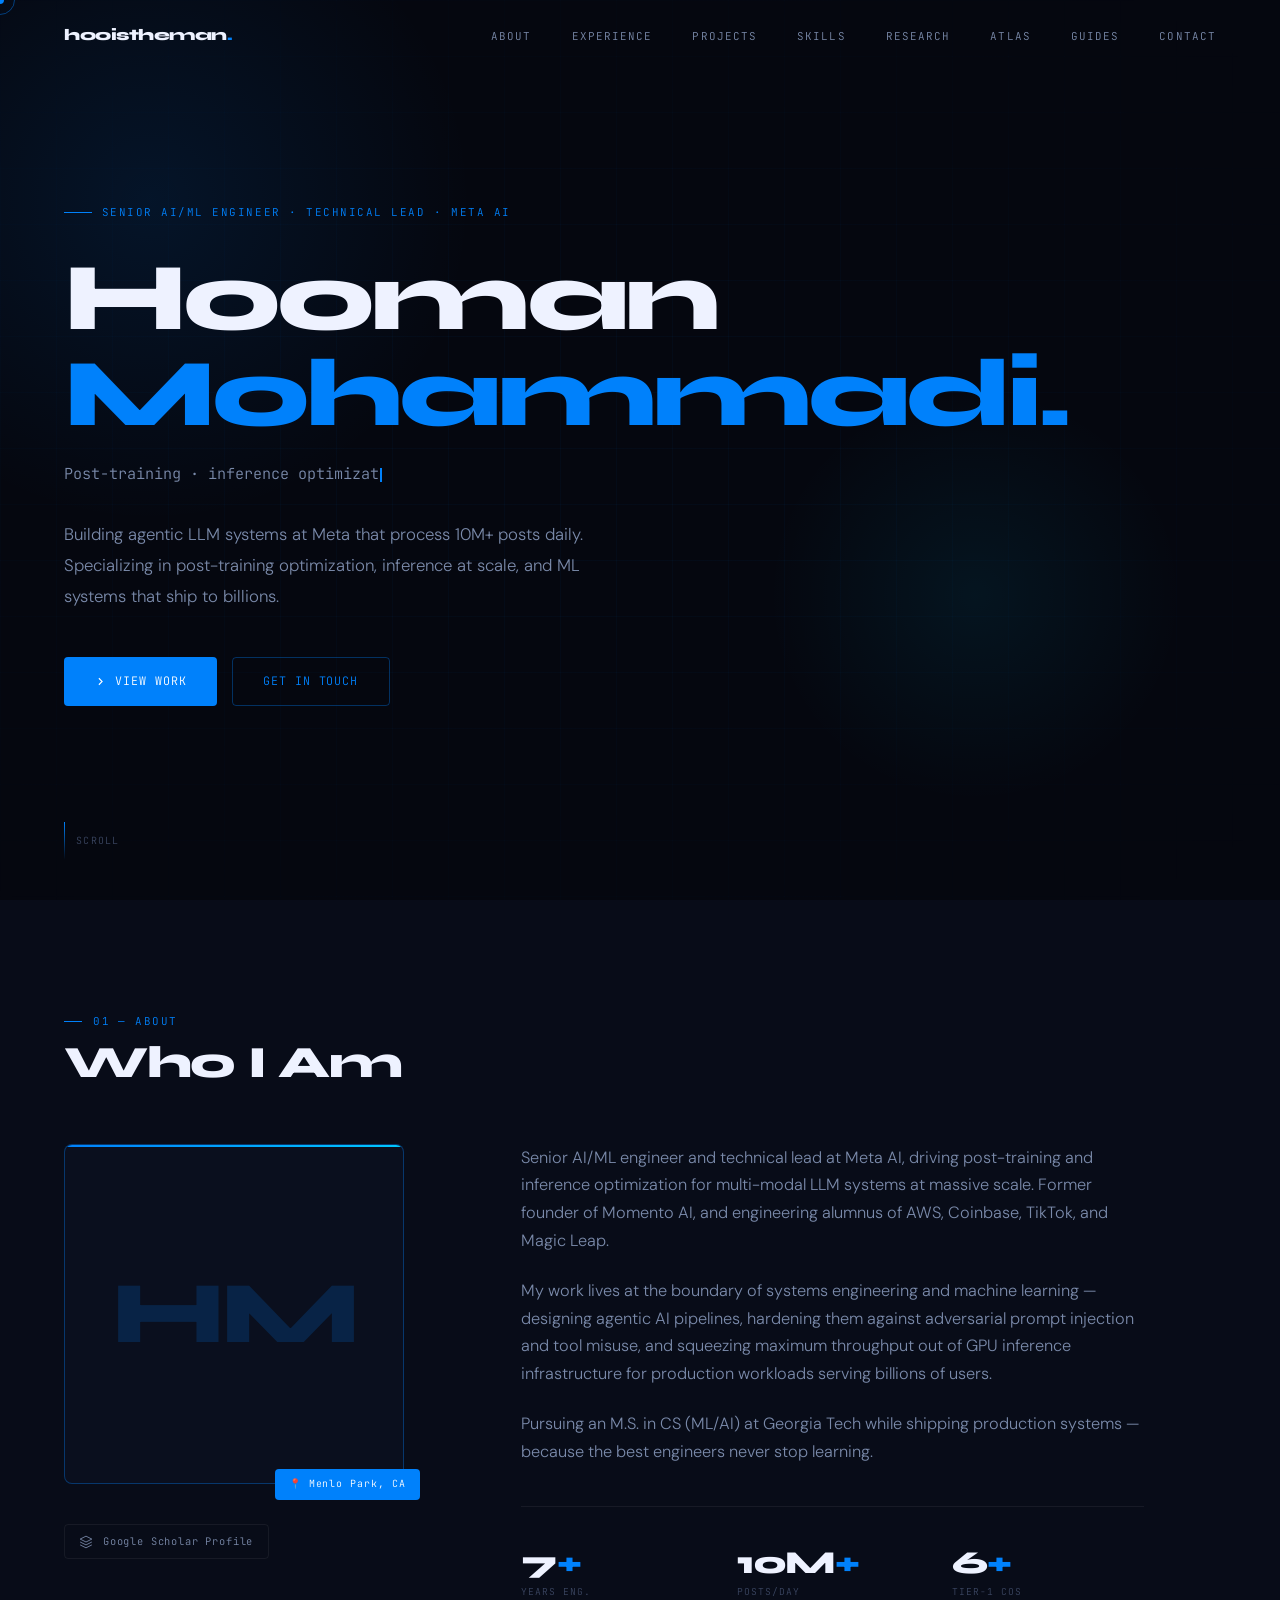
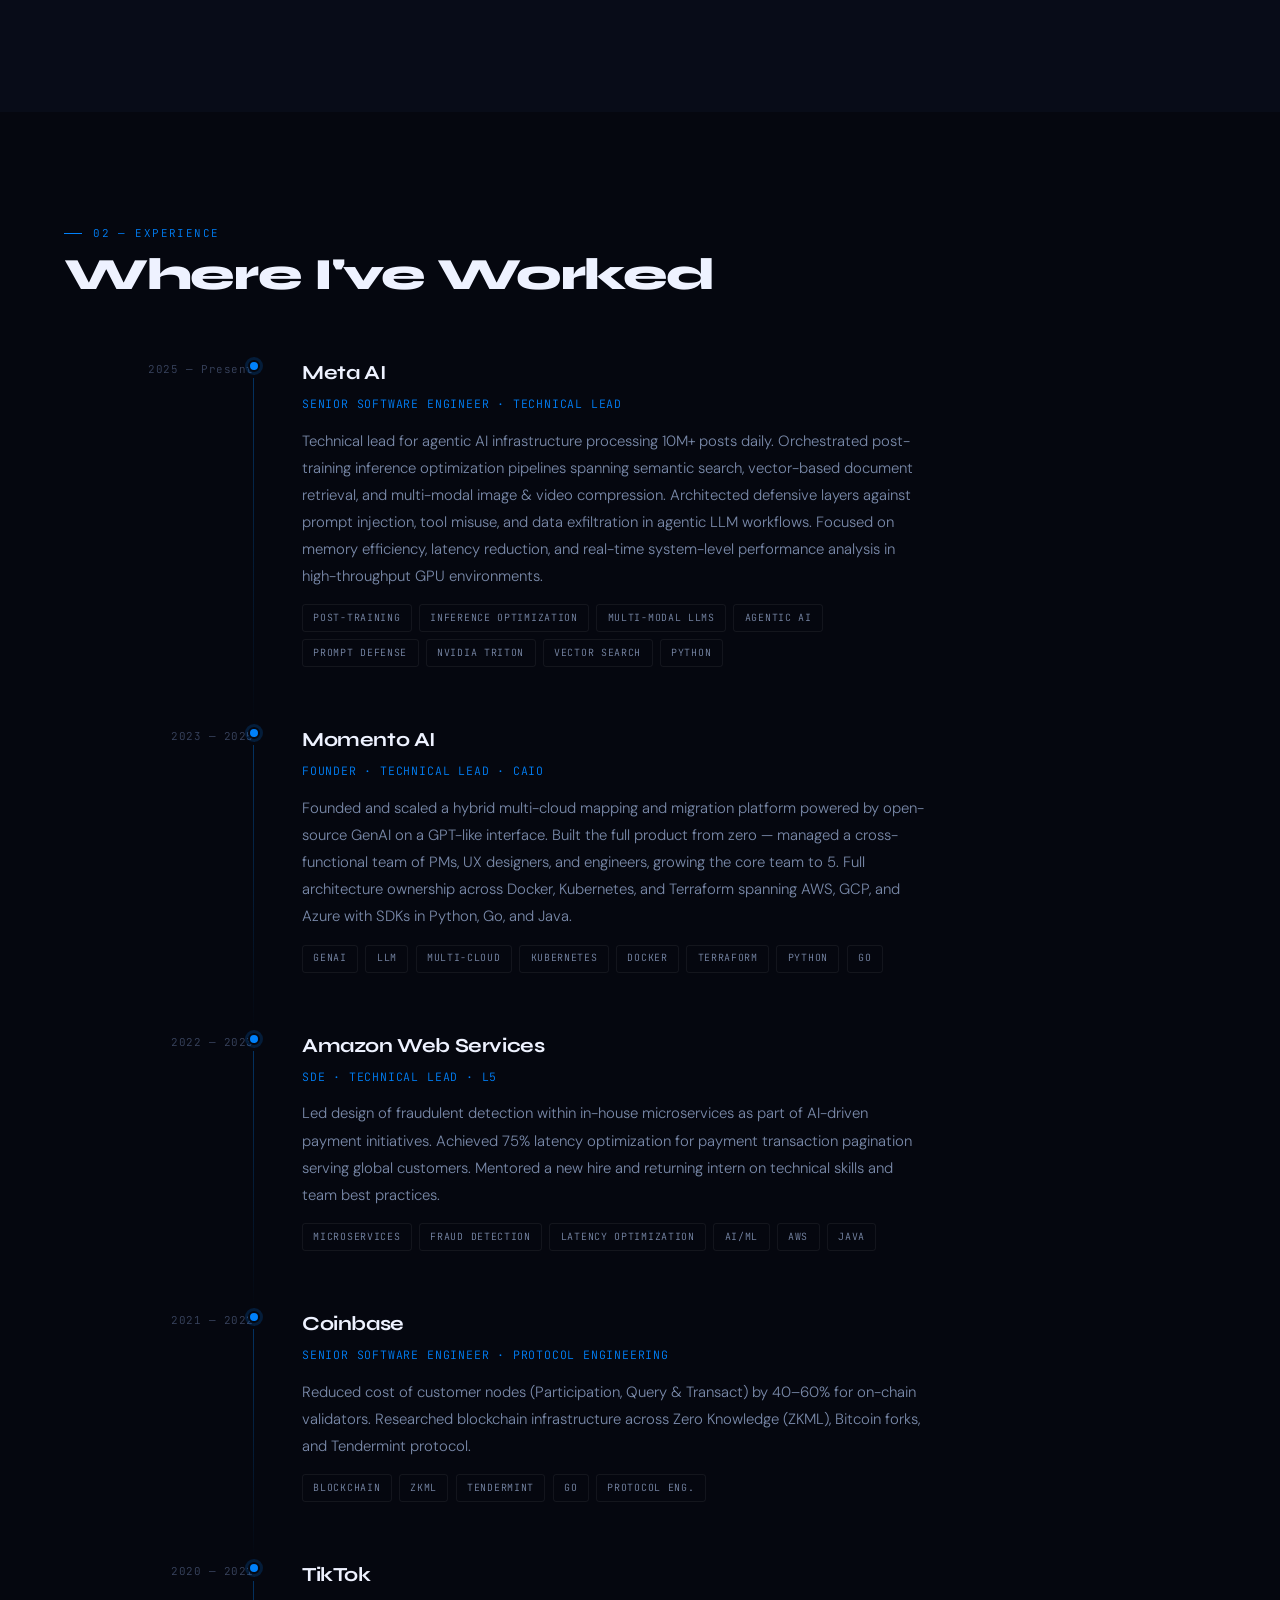
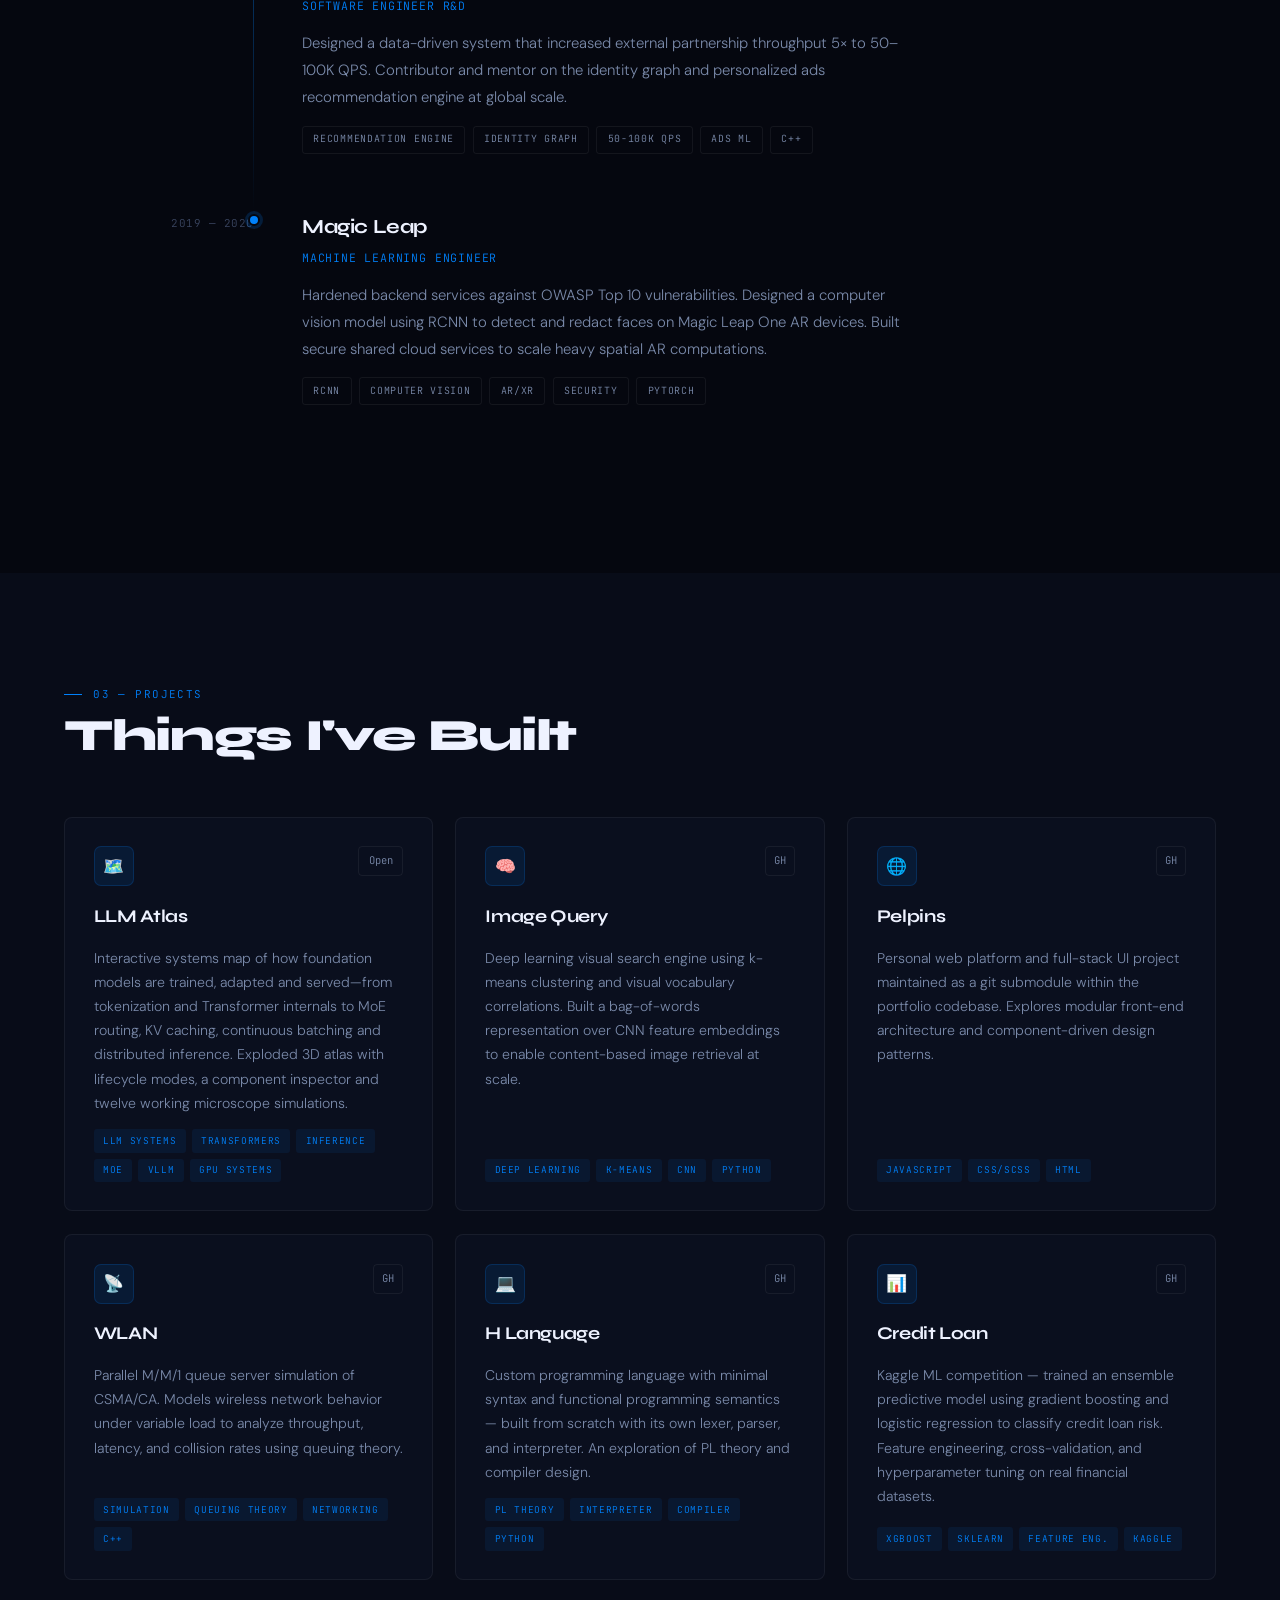
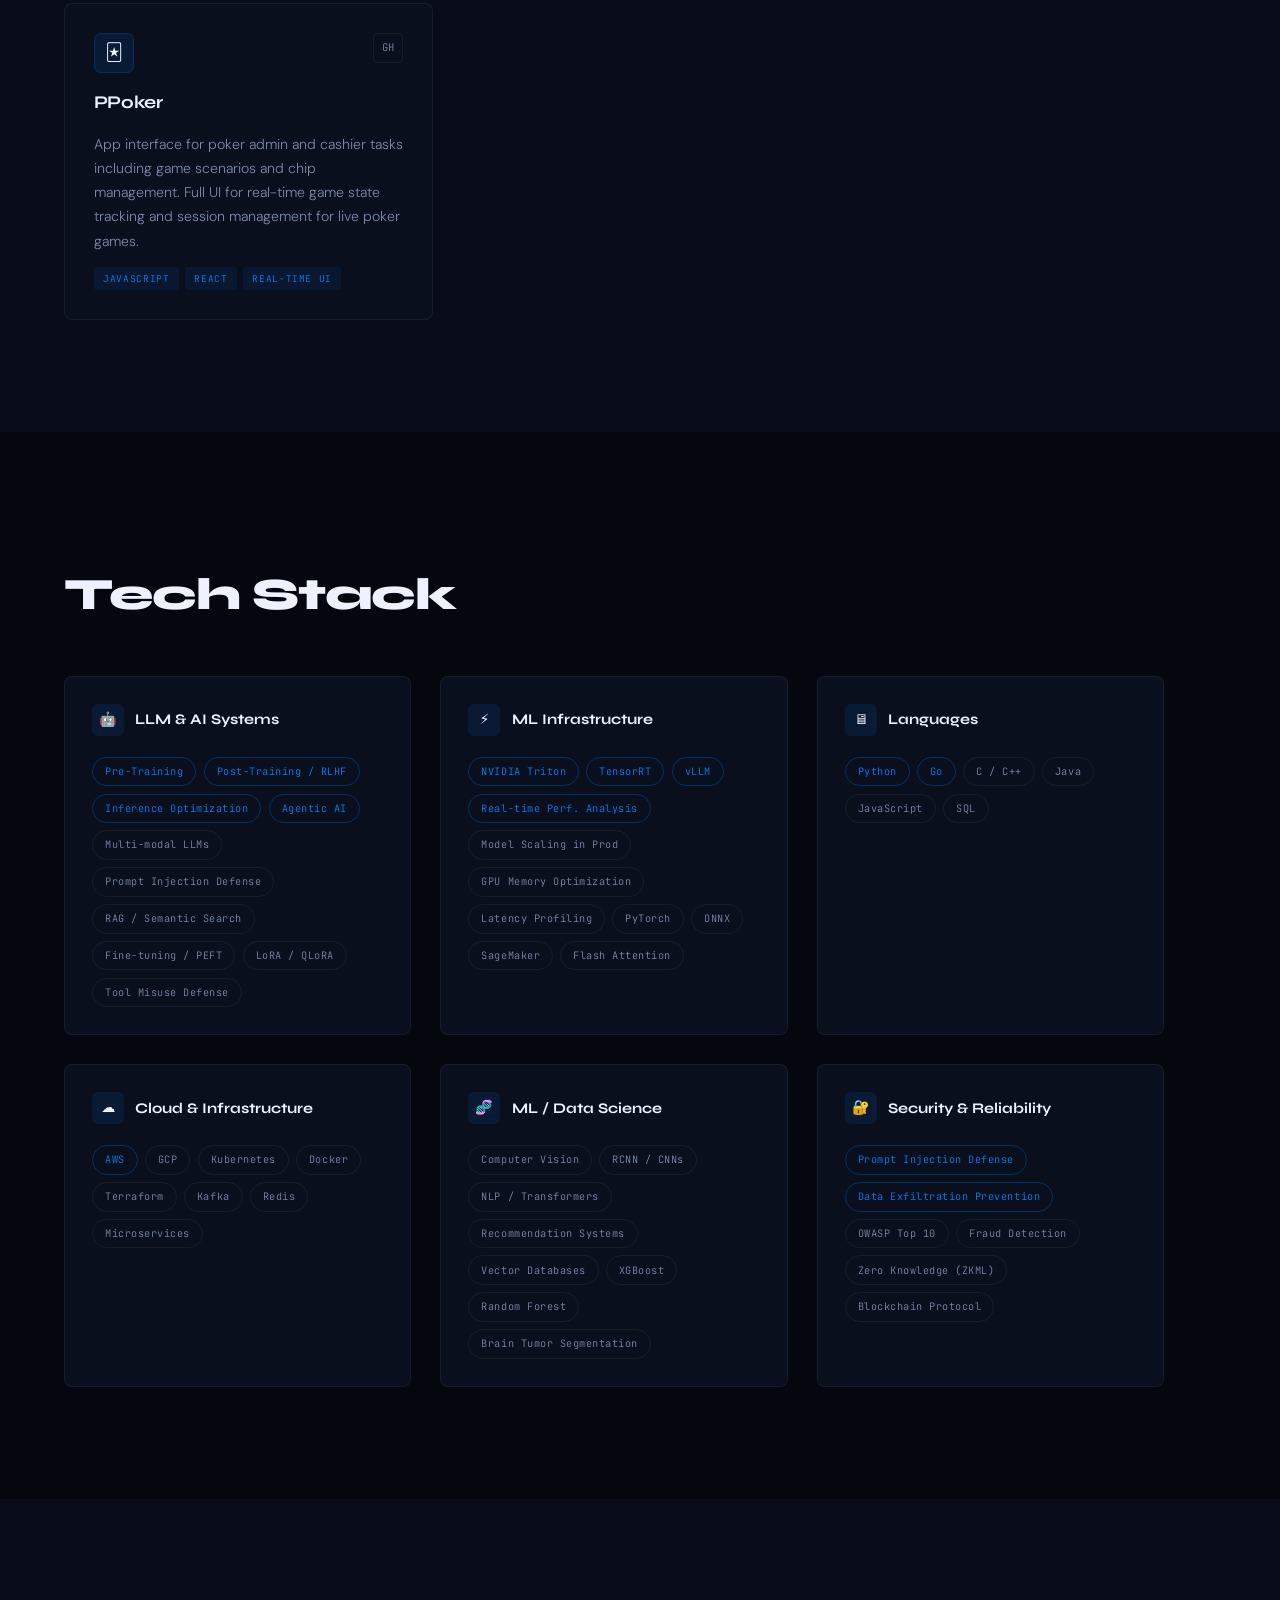
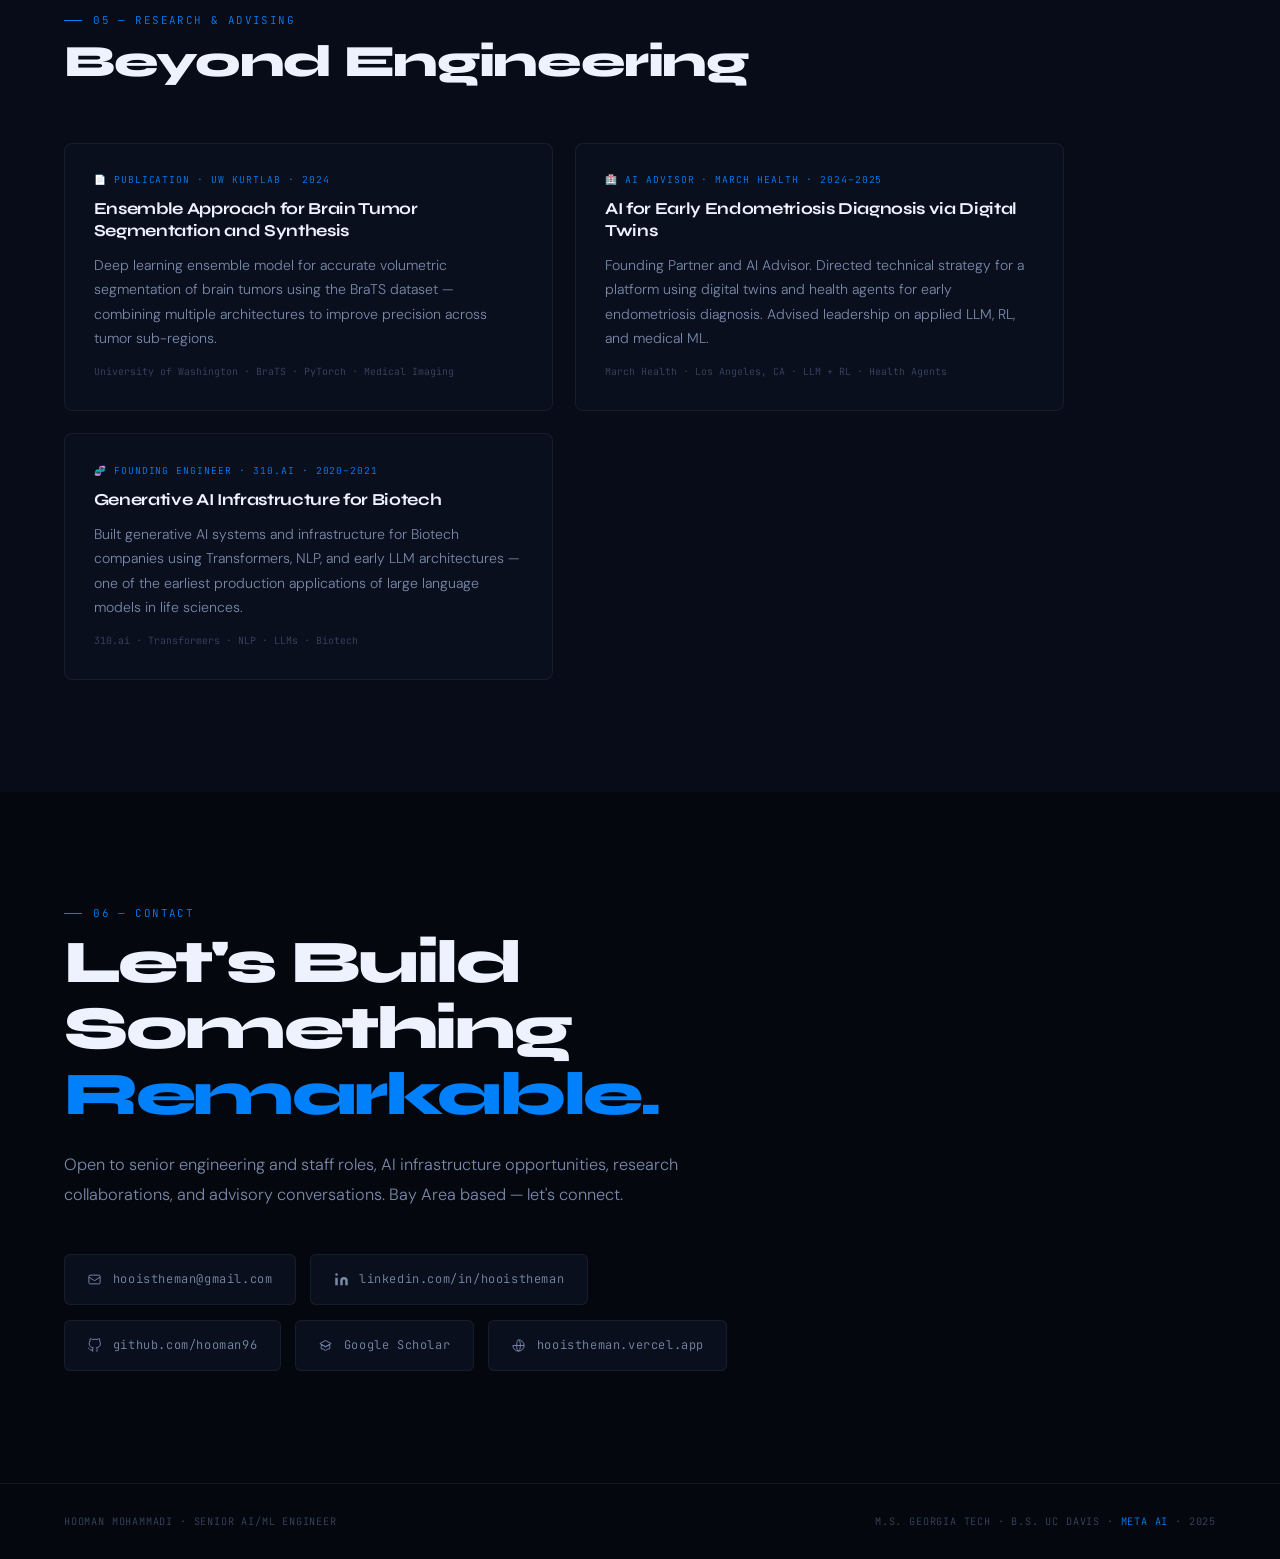
<file: index.html>
<!DOCTYPE html>
<html lang="en">
<head>
<meta charset="UTF-8">
<meta name="viewport" content="width=device-width, initial-scale=1.0">
<meta name="description" content="Hooman Mohammadi — Senior AI/ML Engineer & Technical Lead at Meta AI. Building agentic LLM systems, post-training optimization, and inference at scale.">
<meta name="author" content="Hooman Mohammadi">
<meta name="theme-color" content="#05070f">

<!-- Open Graph -->
<meta property="og:type" content="website">
<meta property="og:title" content="Hooman Mohammadi — Senior AI/ML Engineer">
<meta property="og:description" content="Building agentic LLM systems at Meta that process 10M+ posts daily. Post-training optimization, inference at scale, ML systems shipping to billions.">
<meta property="og:url" content="https://hooistheman.vercel.app">

<!-- Twitter -->
<meta name="twitter:card" content="summary_large_image">
<meta name="twitter:title" content="Hooman Mohammadi — Senior AI/ML Engineer">
<meta name="twitter:description" content="Building agentic LLM systems at Meta that process 10M+ posts daily.">

<title>Hooman Mohammadi — Senior AI/ML Engineer</title>

<link rel="icon" href="data:image/svg+xml,%3Csvg xmlns='http://www.w3.org/2000/svg' viewBox='0 0 100 100'%3E%3Crect width='100' height='100' rx='20' fill='%230081FB'/%3E%3Ctext x='50' y='68' font-family='sans-serif' font-size='60' font-weight='800' text-anchor='middle' fill='white'%3Eh%3C/text%3E%3C/svg%3E">

<link rel="preconnect" href="https://fonts.googleapis.com">
<link rel="preconnect" href="https://fonts.gstatic.com" crossorigin>
<link href="https://fonts.googleapis.com/css2?family=Syne:wght@400;500;600;700;800&family=JetBrains+Mono:wght@300;400;500&family=DM+Sans:ital,wght@0,300;0,400;0,500;1,300&display=swap" rel="stylesheet">

<style>
  *,*::before,*::after{box-sizing:border-box;margin:0;padding:0;}
  :root{
    --bg:#05070f;--bg2:#080c18;--card:#0a0f1e;
    --border:rgba(255,255,255,0.06);--borderh:rgba(0,129,251,0.35);
    --blue:#0081FB;--blueb:#2196ff;--cyan:#00c8ff;
    --text:#eef2ff;--muted:#7a8aaa;--dim:#3a4560;
    --mono:'JetBrains Mono',ui-monospace,monospace;
    --sans:'DM Sans',system-ui,sans-serif;
    --disp:'Syne','DM Sans',sans-serif;
    --nav-h:72px;
  }
  html{scroll-behavior:smooth;scroll-padding-top:var(--nav-h);}
  body{background:var(--bg);color:var(--text);font-family:var(--sans);font-weight:300;line-height:1.7;overflow-x:hidden;}
  /* Custom cursor only on devices that actually have a fine pointer (mouse) */
  @media (hover:hover) and (pointer:fine){
    body{cursor:none;}
  }
  ::-webkit-scrollbar{width:3px;}
  ::-webkit-scrollbar-track{background:var(--bg);}
  ::-webkit-scrollbar-thumb{background:var(--blue);border-radius:2px;}

  /* Visible keyboard focus (cursor:none hides the mouse but keyboard users still need a focus ring) */
  :focus-visible{outline:2px solid var(--cyan);outline-offset:3px;border-radius:3px;}
  a:focus-visible,button:focus-visible{outline:2px solid var(--cyan);outline-offset:3px;}

  /* Skip link for keyboard / screen reader users */
  .skip{position:absolute;top:-100px;left:1rem;background:var(--blue);color:#fff;padding:.6rem 1rem;font-family:var(--mono);font-size:.7rem;text-decoration:none;border-radius:4px;z-index:1000;transition:top .2s;}
  .skip:focus{top:1rem;}

  /* Reduced motion */
  @media (prefers-reduced-motion: reduce){
    *,*::before,*::after{
      animation-duration:.01ms !important;
      animation-iteration-count:1 !important;
      transition-duration:.01ms !important;
      scroll-behavior:auto !important;
    }
    .rv{opacity:1 !important;transform:none !important;}
    .blink{animation:none;}
    .cur,.curR{display:none !important;}
  }

  /* No-JS fallback — without this, the .rv elements stay invisible if JS is disabled */
  .no-js .rv{opacity:1;transform:none;}

  /* cursor */
  .cur{width:8px;height:8px;background:var(--blue);border-radius:50%;position:fixed;pointer-events:none;z-index:9999;transform:translate(-50%,-50%);transition:width .2s,height .2s,background .2s;will-change:left,top;}
  .curR{width:30px;height:30px;border:1px solid rgba(0,129,251,.45);border-radius:50%;position:fixed;pointer-events:none;z-index:9998;transform:translate(-50%,-50%);transition:transform .13s ease,width .25s,height .25s;will-change:left,top;}
  body:has(a:hover) .cur,body:has(button:hover) .cur{width:12px;height:12px;background:var(--cyan);}
  body:has(a:hover) .curR,body:has(button:hover) .curR{width:40px;height:40px;border-color:var(--cyan);}
  /* Hide custom cursor on touch / coarse pointer devices */
  @media not all and (hover:hover) and (pointer:fine){
    .cur,.curR{display:none;}
  }

  /* nav */
  nav{position:fixed;top:0;left:0;right:0;z-index:100;padding:1.3rem 4rem;display:flex;align-items:center;justify-content:space-between;transition:background .35s,backdrop-filter .35s,border-color .35s;border-bottom:1px solid transparent;}
  nav.sc{background:rgba(5,7,15,.88);backdrop-filter:blur(24px);-webkit-backdrop-filter:blur(24px);border-color:var(--border);}
  .logo{font-family:var(--disp);font-size:1rem;font-weight:800;color:var(--text);text-decoration:none;letter-spacing:-.03em;}
  .logo span{color:var(--blue);}
  .navl{display:flex;gap:2.5rem;list-style:none;}
  .navl a{font-family:var(--mono);font-size:.68rem;letter-spacing:.1em;color:var(--muted);text-decoration:none;text-transform:uppercase;transition:color .2s;position:relative;}
  .navl a::after{content:'';position:absolute;bottom:-3px;left:0;right:0;height:1px;background:var(--blue);transform:scaleX(0);transition:transform .2s;}
  .navl a:hover,.navl a:focus-visible{color:var(--text);}
  .navl a:hover::after,.navl a:focus-visible::after{transform:scaleX(1);}

  /* hero */
  #hero{min-height:100vh;min-height:100dvh;display:flex;align-items:center;padding:0 4rem;position:relative;overflow:hidden;}
  .hgrid{position:absolute;inset:0;background-image:linear-gradient(rgba(0,129,251,.04) 1px,transparent 1px),linear-gradient(90deg,rgba(0,129,251,.04) 1px,transparent 1px);background-size:56px 56px;-webkit-mask-image:radial-gradient(ellipse 75% 65% at 45% 50%,black 25%,transparent 100%);mask-image:radial-gradient(ellipse 75% 65% at 45% 50%,black 25%,transparent 100%);pointer-events:none;}
  .orb{position:absolute;border-radius:50%;pointer-events:none;}
  .o1{width:700px;height:700px;background:radial-gradient(circle,rgba(0,129,251,.11) 0%,transparent 65%);top:-150px;left:-200px;animation:drift 9s ease-in-out infinite alternate;}
  .o2{width:450px;height:450px;background:radial-gradient(circle,rgba(0,200,255,.07) 0%,transparent 65%);bottom:80px;right:80px;animation:drift 11s ease-in-out infinite alternate-reverse;}
  @keyframes drift{to{transform:translate(70px,50px) scale(1.08);}}
  .hc{position:relative;max-width:820px;}
  .hbadge{display:inline-flex;align-items:center;gap:.6rem;font-family:var(--mono);font-size:.68rem;letter-spacing:.14em;color:var(--blue);text-transform:uppercase;margin-bottom:1.8rem;opacity:0;animation:fu .7s .25s forwards;}
  .hbadge::before{content:'';display:inline-block;width:28px;height:1px;background:var(--blue);}
  .hname{font-family:var(--disp);font-size:clamp(3rem,7.5vw,6rem);font-weight:800;line-height:1.0;letter-spacing:-.04em;margin-bottom:1.2rem;opacity:0;animation:fu .7s .45s forwards;}
  .hname .ac{color:var(--blue);}
  .htyped{font-family:var(--mono);font-size:.95rem;color:var(--muted);margin-bottom:2rem;min-height:1.5em;opacity:0;animation:fu .7s .65s forwards;}
  .blink{display:inline-block;width:2px;height:.9em;background:var(--blue);margin-left:1px;vertical-align:middle;animation:blink 1s step-end infinite;}
  @keyframes blink{50%{opacity:0;}}
  .hdesc{font-size:1.05rem;color:var(--muted);max-width:520px;line-height:1.85;margin-bottom:2.8rem;opacity:0;animation:fu .7s .85s forwards;}
  .hcta{display:flex;gap:.9rem;flex-wrap:wrap;opacity:0;animation:fu .7s 1.05s forwards;}
  .bp{display:inline-flex;align-items:center;gap:.5rem;padding:.85rem 1.9rem;background:var(--blue);color:#fff;font-family:var(--mono);font-size:.73rem;letter-spacing:.08em;text-transform:uppercase;text-decoration:none;border-radius:4px;transition:background .2s,transform .2s,box-shadow .2s;}
  .bp:hover{background:var(--blueb);transform:translateY(-2px);box-shadow:0 14px 40px rgba(0,129,251,.3);}
  .bg{display:inline-flex;align-items:center;gap:.5rem;padding:.85rem 1.9rem;border:1px solid var(--borderh);color:var(--blue);font-family:var(--mono);font-size:.73rem;letter-spacing:.08em;text-transform:uppercase;text-decoration:none;border-radius:4px;transition:background .2s,transform .2s;}
  .bg:hover{background:rgba(0,129,251,.07);transform:translateY(-2px);}
  @media (hover:hover) and (pointer:fine){
    .bp,.bg{cursor:none;}
  }
  .sh{position:absolute;bottom:2.5rem;left:4rem;display:flex;align-items:center;gap:.7rem;font-family:var(--mono);font-size:.62rem;letter-spacing:.12em;text-transform:uppercase;color:var(--dim);opacity:0;animation:fu .7s 1.5s forwards;}
  .sl{width:1px;height:38px;background:linear-gradient(to bottom,var(--blue),transparent);animation:sp 2s ease-in-out infinite;}
  @keyframes sp{50%{opacity:.25;}}
  @keyframes fu{from{opacity:0;transform:translateY(18px);}to{opacity:1;transform:translateY(0);}}

  /* sections */
  section{padding:7rem 4rem;position:relative;}
  .slabel{font-family:var(--mono);font-size:.68rem;letter-spacing:.13em;color:var(--blue);text-transform:uppercase;margin-bottom:.5rem;display:flex;align-items:center;gap:.7rem;}
  .slabel::before{content:'';display:inline-block;width:18px;height:1px;background:var(--blue);}
  .stitle{font-family:var(--disp);font-size:clamp(1.9rem,3.5vw,2.8rem);font-weight:800;letter-spacing:-.03em;line-height:1.1;margin-bottom:3.5rem;}
  .rv{opacity:0;transform:translateY(28px);transition:opacity .65s ease,transform .65s ease;}
  .rv.on{opacity:1;transform:translateY(0);}

  /* about */
  #about{background:var(--bg2);}
  .agrid{display:grid;grid-template-columns:1fr 1.65fr;gap:5rem;align-items:start;max-width:1080px;}
  .avframe{width:100%;aspect-ratio:1;border:1px solid var(--borderh);border-radius:8px;background:var(--card);display:flex;align-items:center;justify-content:center;position:relative;overflow:hidden;}
  .avframe::before{content:'';position:absolute;top:0;left:0;right:0;height:2px;background:linear-gradient(90deg,var(--blue),var(--cyan));}
  .avinit{font-family:var(--disp);font-size:5.5rem;font-weight:800;color:var(--blue);opacity:.18;letter-spacing:-.04em;}
  .avtag{position:absolute;bottom:-1rem;right:-1rem;background:var(--blue);color:#fff;font-family:var(--mono);font-size:.62rem;letter-spacing:.1em;padding:.45rem .85rem;border-radius:4px;white-space:nowrap;}
  .scholar{margin-top:2.5rem;display:flex;align-items:center;gap:.6rem;font-family:var(--mono);font-size:.65rem;letter-spacing:.08em;color:var(--muted);text-decoration:none;border:1px solid var(--border);padding:.5rem .9rem;border-radius:4px;transition:border-color .2s,color .2s;width:fit-content;}
  .scholar:hover,.scholar:focus-visible{border-color:var(--borderh);color:var(--blue);}
  .atxt p{color:var(--muted);margin-bottom:1.4rem;font-size:1.02rem;}
  .astats{display:grid;grid-template-columns:repeat(3,1fr);gap:1.5rem;margin-top:2.5rem;padding-top:2.5rem;border-top:1px solid var(--border);}
  .snum{font-family:var(--disp);font-size:2rem;font-weight:800;letter-spacing:-.04em;line-height:1;}
  .snum .acc{color:var(--blue);}
  .slbl{font-family:var(--mono);font-size:.6rem;letter-spacing:.1em;color:var(--dim);text-transform:uppercase;margin-top:.3rem;}

  /* experience */
  #experience{background:var(--bg);}
  .expl{max-width:860px;}
  .expi{display:grid;grid-template-columns:190px 1fr;gap:0 3rem;position:relative;padding-bottom:3.5rem;}
  .expi:not(:last-child)::before{content:'';position:absolute;left:189px;top:1.4rem;bottom:0;width:1px;background:linear-gradient(to bottom,var(--borderh),transparent);}
  .expper{font-family:var(--mono);font-size:.68rem;color:var(--dim);letter-spacing:.05em;padding-top:.25rem;text-align:right;}
  .expdot{position:absolute;left:184px;top:.25rem;width:12px;height:12px;border-radius:50%;background:var(--blue);border:2px solid var(--bg);box-shadow:0 0 0 3px rgba(0,129,251,.18);}
  .expi.current .expdot{animation:pd 2.2s ease-in-out infinite;}
  @keyframes pd{0%,100%{box-shadow:0 0 0 3px rgba(0,129,251,.2);}50%{box-shadow:0 0 0 9px rgba(0,129,251,0);}}
  .expco{font-family:var(--disp);font-size:1.25rem;font-weight:700;letter-spacing:-.02em;margin-bottom:.25rem;}
  .expco a,.expco span{color:var(--text);text-decoration:none;transition:color .2s;}
  .expco a:hover,.expco a:focus-visible{color:var(--blue);}
  .exprole{font-family:var(--mono);font-size:.72rem;color:var(--blue);letter-spacing:.07em;margin-bottom:.9rem;text-transform:uppercase;}
  .expdesc{color:var(--muted);font-size:.93rem;line-height:1.82;margin-bottom:.9rem;}
  .exptags{display:flex;flex-wrap:wrap;gap:.45rem;}
  .tag{font-family:var(--mono);font-size:.62rem;letter-spacing:.07em;padding:.28rem .65rem;border:1px solid var(--border);border-radius:3px;color:var(--muted);text-transform:uppercase;transition:border-color .2s,color .2s;}
  .tag:hover{border-color:var(--blue);color:var(--blue);}

  /* projects */
  #projects{background:var(--bg2);}
  .pgrid{display:grid;grid-template-columns:repeat(auto-fill,minmax(330px,1fr));gap:1.4rem;}
  .pcard{background:var(--card);border:1px solid var(--border);border-radius:8px;padding:1.8rem;position:relative;overflow:hidden;transition:border-color .3s,transform .3s,box-shadow .3s;display:flex;flex-direction:column;gap:.9rem;}
  .pcard::before{content:'';position:absolute;top:0;left:0;right:0;height:2px;background:linear-gradient(90deg,var(--blue),var(--cyan));transform:scaleX(0);transform-origin:left;transition:transform .4s ease;}
  .pcard:hover{border-color:var(--borderh);transform:translateY(-4px);box-shadow:0 20px 55px rgba(0,0,0,.45);}
  .pcard:hover::before{transform:scaleX(1);}
  .phead{display:flex;justify-content:space-between;align-items:flex-start;}
  .picon{width:40px;height:40px;border-radius:7px;background:rgba(0,129,251,.1);border:1px solid rgba(0,129,251,.18);display:flex;align-items:center;justify-content:center;font-size:1.05rem;}
  .plinks{display:flex;gap:.5rem;}
  .plnk{width:30px;height:30px;border:1px solid var(--border);border-radius:4px;display:flex;align-items:center;justify-content:center;color:var(--muted);text-decoration:none;font-family:var(--mono);font-size:.66rem;transition:border-color .2s,color .2s;}
  .plnk:hover,.plnk:focus-visible{border-color:var(--blue);color:var(--blue);}
  .pname{font-family:var(--disp);font-size:1.12rem;font-weight:700;letter-spacing:-.02em;}
  .pdesc{font-size:.88rem;color:var(--muted);line-height:1.72;}
  .ptags{display:flex;flex-wrap:wrap;gap:.38rem;margin-top:auto;}
  .ptag{font-family:var(--mono);font-size:.59rem;letter-spacing:.07em;padding:.22rem .58rem;background:rgba(0,129,251,.08);color:var(--blue);border-radius:3px;text-transform:uppercase;}

  /* skills */
  #skills{background:var(--bg);}
  .skwrap{display:grid;grid-template-columns:repeat(auto-fill,minmax(270px,1fr));gap:1.8rem;max-width:1100px;}
  .skcat{background:var(--card);border:1px solid var(--border);border-radius:8px;padding:1.7rem;transition:border-color .3s;}
  .skcat:hover{border-color:var(--borderh);}
  .skh{display:flex;align-items:center;gap:.7rem;margin-bottom:1.3rem;}
  .skih{width:32px;height:32px;border-radius:6px;background:rgba(0,129,251,.1);display:flex;align-items:center;justify-content:center;font-size:.88rem;}
  .sknm{font-family:var(--disp);font-size:.92rem;font-weight:700;}
  .skp{display:flex;flex-wrap:wrap;gap:.45rem;}
  .pill{font-family:var(--mono);font-size:.64rem;letter-spacing:.05em;padding:.32rem .75rem;border:1px solid var(--border);border-radius:20px;color:var(--muted);transition:border-color .2s,color .2s,background .2s;}
  .pill:hover{border-color:var(--blue);color:var(--text);background:rgba(0,129,251,.05);}
  .pill.h{border-color:rgba(0,129,251,.3);color:var(--blue);}

  /* research */
  #research{background:var(--bg2);}
  .rgrid{display:grid;grid-template-columns:repeat(auto-fill,minmax(320px,1fr));gap:1.4rem;max-width:1000px;}
  .rcard{background:var(--card);border:1px solid var(--border);border-radius:8px;padding:1.8rem;transition:border-color .3s;}
  .rcard:hover{border-color:var(--borderh);}
  .rtag{font-family:var(--mono);font-size:.6rem;letter-spacing:.1em;color:var(--blue);text-transform:uppercase;margin-bottom:.6rem;}
  .rtitle{font-family:var(--disp);font-size:1.05rem;font-weight:700;letter-spacing:-.02em;margin-bottom:.7rem;line-height:1.3;}
  .rdesc{font-size:.88rem;color:var(--muted);line-height:1.72;}
  .ryear{font-family:var(--mono);font-size:.62rem;color:var(--dim);margin-top:.9rem;}

  /* contact */
  #contact{background:var(--bg);}
  .ctwrap{max-width:680px;}
  .cttitle{font-family:var(--disp);font-size:clamp(2.3rem,5vw,3.8rem);font-weight:800;letter-spacing:-.04em;line-height:1.08;margin-bottom:1.4rem;margin-top:.5rem;}
  .cttitle .ac{color:var(--blue);}
  .ctsub{color:var(--muted);font-size:1.02rem;margin-bottom:2.8rem;line-height:1.82;}
  .ctlinks{display:flex;flex-wrap:wrap;gap:.9rem;}
  .ctlnk{display:inline-flex;align-items:center;gap:.65rem;padding:.9rem 1.4rem;border:1px solid var(--border);border-radius:6px;color:var(--muted);text-decoration:none;font-family:var(--mono);font-size:.75rem;letter-spacing:.05em;background:var(--card);transition:border-color .25s,color .25s,background .25s,transform .25s;}
  .ctlnk svg{width:15px;height:15px;flex-shrink:0;}
  .ctlnk:hover,.ctlnk:focus-visible{border-color:var(--blue);color:var(--text);background:rgba(0,129,251,.06);transform:translateY(-2px);}
  @media (hover:hover) and (pointer:fine){
    .ctlnk{cursor:none;}
  }

  /* footer */
  footer{padding:1.8rem 4rem;border-top:1px solid var(--border);background:var(--bg);display:flex;align-items:center;justify-content:space-between;flex-wrap:wrap;gap:.8rem;}
  .ftc,.ftn{font-family:var(--mono);font-size:.64rem;letter-spacing:.08em;color:var(--dim);text-transform:uppercase;}
  .ftn span{color:var(--blue);}

  @media (max-width:768px){
    nav{padding:1.1rem 1.4rem;}
    .navl{gap:1.2rem;}
    section{padding:5rem 1.4rem;}
    #hero{padding:0 1.4rem;}
    .agrid{grid-template-columns:1fr;gap:2.5rem;}
    .expi{grid-template-columns:1fr;gap:.4rem;}
    .expi:not(:last-child)::before,.expdot{display:none;}
    .expper{text-align:left;}
    footer{padding:1.4rem;flex-direction:column;gap:.8rem;text-align:center;}
    .sh{display:none;}
  }

  @media (max-width:520px){
    .navl{display:none;}
    .ctlinks{flex-direction:column;align-items:stretch;}
  }
</style>
</head>
<body class="no-js">

<!-- Skip to content link for accessibility -->
<a href="#hero" class="skip">Skip to content</a>

<div class="cur" id="cur" aria-hidden="true"></div>
<div class="curR" id="curR" aria-hidden="true"></div>

<nav id="nav" aria-label="Primary">
  <a href="#hero" class="logo" aria-label="Home">hooistheman<span>.</span></a>
  <ul class="navl">
    <li><a href="#about">About</a></li>
    <li><a href="#experience">Experience</a></li>
    <li><a href="#projects">Projects</a></li>
    <li><a href="#skills">Skills</a></li>
    <li><a href="#research">Research</a></li>
    <li><a href="/llm-atlas">Atlas</a></li>
    <li><a href="/guides/">Guides</a></li>
    <li><a href="#contact">Contact</a></li>
  </ul>
</nav>

<main>

<!-- HERO -->
<section id="hero" aria-labelledby="hero-name">
  <div class="hgrid" aria-hidden="true"></div>
  <div class="orb o1" aria-hidden="true"></div>
  <div class="orb o2" aria-hidden="true"></div>
  <div class="hc">
    <p class="hbadge">Senior AI/ML Engineer · Technical Lead · Meta AI</p>
    <h1 class="hname" id="hero-name">Hooman<br><span class="ac">Mohammadi.</span></h1>
    <div class="htyped" aria-hidden="true"><span id="typed"></span><span class="blink"></span></div>
    <p class="hdesc">Building agentic LLM systems at Meta that process 10M+ posts daily. Specializing in post-training optimization, inference at scale, and ML systems that ship to billions.</p>
    <div class="hcta">
      <a href="#projects" class="bp">
        <svg width="13" height="13" viewBox="0 0 24 24" fill="none" stroke="currentColor" stroke-width="2" aria-hidden="true"><path d="M9 18l6-6-6-6"/></svg>
        View Work
      </a>
      <a href="#contact" class="bg">Get In Touch</a>
    </div>
  </div>
  <div class="sh" aria-hidden="true"><div class="sl"></div>Scroll</div>
</section>

<!-- ABOUT -->
<section id="about" aria-labelledby="about-title">
  <p class="slabel rv">01 — About</p>
  <h2 class="stitle rv" id="about-title">Who I Am</h2>
  <div class="agrid">
    <div class="rv" style="transition-delay:.1s">
      <div style="position:relative;max-width:340px;">
        <div class="avframe" aria-hidden="true"><span class="avinit">HM</span></div>
        <div class="avtag" aria-hidden="true">📍 Menlo Park, CA</div>
      </div>
      <a href="https://scholar.google.com/citations?user=749Bi3UAAAAJ" target="_blank" rel="noopener noreferrer" class="scholar">
        <svg width="14" height="14" viewBox="0 0 24 24" fill="none" stroke="currentColor" stroke-width="1.5" aria-hidden="true"><path d="M12 2L2 7l10 5 10-5-10-5zM2 17l10 5 10-5M2 12l10 5 10-5"/></svg>
        Google Scholar Profile
      </a>
    </div>
    <div class="atxt rv" style="transition-delay:.2s">
      <p>Senior AI/ML engineer and technical lead at Meta AI, driving post-training and inference optimization for multi-modal LLM systems at massive scale. Former founder of Momento AI, and engineering alumnus of AWS, Coinbase, TikTok, and Magic Leap.</p>
      <p>My work lives at the boundary of systems engineering and machine learning — designing agentic AI pipelines, hardening them against adversarial prompt injection and tool misuse, and squeezing maximum throughput out of GPU inference infrastructure for production workloads serving billions of users.</p>
      <p>Pursuing an M.S. in CS (ML/AI) at Georgia Tech while shipping production systems — because the best engineers never stop learning.</p>
      <dl class="astats">
        <div><dt class="snum">7<span class="acc">+</span></dt><dd class="slbl">Years Eng.</dd></div>
        <div><dt class="snum">10M<span class="acc">+</span></dt><dd class="slbl">Posts/Day</dd></div>
        <div><dt class="snum">6<span class="acc">+</span></dt><dd class="slbl">Tier-1 Cos</dd></div>
      </dl>
    </div>
  </div>
</section>

<!-- EXPERIENCE -->
<section id="experience" aria-labelledby="exp-title">
  <p class="slabel rv">02 — Experience</p>
  <h2 class="stitle rv" id="exp-title">Where I've Worked</h2>
  <ol class="expl" style="list-style:none;">

    <li class="expi current rv" style="transition-delay:.05s">
      <div class="expper">2025 — Present</div>
      <div class="expdot" aria-hidden="true"></div>
      <div>
        <h3 class="expco"><a href="https://ai.meta.com" target="_blank" rel="noopener noreferrer">Meta AI</a></h3>
        <div class="exprole">Senior Software Engineer · Technical Lead</div>
        <p class="expdesc">Technical lead for agentic AI infrastructure processing 10M+ posts daily. Orchestrated post-training inference optimization pipelines spanning semantic search, vector-based document retrieval, and multi-modal image &amp; video compression. Architected defensive layers against prompt injection, tool misuse, and data exfiltration in agentic LLM workflows. Focused on memory efficiency, latency reduction, and real-time system-level performance analysis in high-throughput GPU environments.</p>
        <div class="exptags">
          <span class="tag">Post-Training</span><span class="tag">Inference Optimization</span><span class="tag">Multi-modal LLMs</span><span class="tag">Agentic AI</span><span class="tag">Prompt Defense</span><span class="tag">NVIDIA Triton</span><span class="tag">Vector Search</span><span class="tag">Python</span>
        </div>
      </div>
    </li>

    <li class="expi rv" style="transition-delay:.1s">
      <div class="expper">2023 — 2025</div>
      <div class="expdot" aria-hidden="true"></div>
      <div>
        <h3 class="expco"><span>Momento AI</span></h3>
        <div class="exprole">Founder · Technical Lead · CAIO</div>
        <p class="expdesc">Founded and scaled a hybrid multi-cloud mapping and migration platform powered by open-source GenAI on a GPT-like interface. Built the full product from zero — managed a cross-functional team of PMs, UX designers, and engineers, growing the core team to 5. Full architecture ownership across Docker, Kubernetes, and Terraform spanning AWS, GCP, and Azure with SDKs in Python, Go, and Java.</p>
        <div class="exptags">
          <span class="tag">GenAI</span><span class="tag">LLM</span><span class="tag">Multi-Cloud</span><span class="tag">Kubernetes</span><span class="tag">Docker</span><span class="tag">Terraform</span><span class="tag">Python</span><span class="tag">Go</span>
        </div>
      </div>
    </li>

    <li class="expi rv" style="transition-delay:.15s">
      <div class="expper">2022 — 2023</div>
      <div class="expdot" aria-hidden="true"></div>
      <div>
        <h3 class="expco"><a href="https://aws.amazon.com" target="_blank" rel="noopener noreferrer">Amazon Web Services</a></h3>
        <div class="exprole">SDE · Technical Lead · L5</div>
        <p class="expdesc">Led design of fraudulent detection within in-house microservices as part of AI-driven payment initiatives. Achieved 75% latency optimization for payment transaction pagination serving global customers. Mentored a new hire and returning intern on technical skills and team best practices.</p>
        <div class="exptags">
          <span class="tag">Microservices</span><span class="tag">Fraud Detection</span><span class="tag">Latency Optimization</span><span class="tag">AI/ML</span><span class="tag">AWS</span><span class="tag">Java</span>
        </div>
      </div>
    </li>

    <li class="expi rv" style="transition-delay:.2s">
      <div class="expper">2021 — 2022</div>
      <div class="expdot" aria-hidden="true"></div>
      <div>
        <h3 class="expco"><a href="https://coinbase.com" target="_blank" rel="noopener noreferrer">Coinbase</a></h3>
        <div class="exprole">Senior Software Engineer · Protocol Engineering</div>
        <p class="expdesc">Reduced cost of customer nodes (Participation, Query &amp; Transact) by 40–60% for on-chain validators. Researched blockchain infrastructure across Zero Knowledge (ZKML), Bitcoin forks, and Tendermint protocol.</p>
        <div class="exptags">
          <span class="tag">Blockchain</span><span class="tag">ZKML</span><span class="tag">Tendermint</span><span class="tag">Go</span><span class="tag">Protocol Eng.</span>
        </div>
      </div>
    </li>

    <li class="expi rv" style="transition-delay:.25s">
      <div class="expper">2020 — 2021</div>
      <div class="expdot" aria-hidden="true"></div>
      <div>
        <h3 class="expco"><a href="https://www.tiktok.com" target="_blank" rel="noopener noreferrer">TikTok</a></h3>
        <div class="exprole">Software Engineer R&amp;D</div>
        <p class="expdesc">Designed a data-driven system that increased external partnership throughput 5× to 50–100K QPS. Contributor and mentor on the identity graph and personalized ads recommendation engine at global scale.</p>
        <div class="exptags">
          <span class="tag">Recommendation Engine</span><span class="tag">Identity Graph</span><span class="tag">50-100K QPS</span><span class="tag">Ads ML</span><span class="tag">C++</span>
        </div>
      </div>
    </li>

    <li class="expi rv" style="transition-delay:.3s">
      <div class="expper">2019 — 2020</div>
      <div class="expdot" aria-hidden="true"></div>
      <div>
        <h3 class="expco"><a href="https://www.magicleap.com" target="_blank" rel="noopener noreferrer">Magic Leap</a></h3>
        <div class="exprole">Machine Learning Engineer</div>
        <p class="expdesc">Hardened backend services against OWASP Top 10 vulnerabilities. Designed a computer vision model using RCNN to detect and redact faces on Magic Leap One AR devices. Built secure shared cloud services to scale heavy spatial AR computations.</p>
        <div class="exptags">
          <span class="tag">RCNN</span><span class="tag">Computer Vision</span><span class="tag">AR/XR</span><span class="tag">Security</span><span class="tag">PyTorch</span>
        </div>
      </div>
    </li>

  </ol>
</section>

<!-- PROJECTS -->
<section id="projects" aria-labelledby="proj-title">
  <p class="slabel rv">03 — Projects</p>
  <h2 class="stitle rv" id="proj-title">Things I've Built</h2>
  <div class="pgrid">

    <article class="pcard rv" style="transition-delay:.02s">
      <div class="phead">
        <div class="picon" aria-hidden="true">🗺️</div>
        <div class="plinks"><a href="/llm-atlas" class="plnk" aria-label="Open the LLM Atlas" style="width:auto;padding:0 .6rem;">Open</a></div>
      </div>
      <h3 class="pname"><a href="/llm-atlas" style="color:inherit;text-decoration:none;">LLM Atlas</a></h3>
      <p class="pdesc">Interactive systems map of how foundation models are trained, adapted and served—from tokenization and Transformer internals to MoE routing, KV caching, continuous batching and distributed inference. Exploded 3D atlas with lifecycle modes, a component inspector and twelve working microscope simulations.</p>
      <div class="ptags"><span class="ptag">LLM Systems</span><span class="ptag">Transformers</span><span class="ptag">Inference</span><span class="ptag">MoE</span><span class="ptag">vLLM</span><span class="ptag">GPU Systems</span></div>
    </article>

    <article class="pcard rv" style="transition-delay:.05s">
      <div class="phead">
        <div class="picon" aria-hidden="true">🧠</div>
        <div class="plinks"><a href="https://github.com/hooman96" class="plnk" target="_blank" rel="noopener noreferrer" aria-label="Image Query on GitHub">GH</a></div>
      </div>
      <h3 class="pname">Image Query</h3>
      <p class="pdesc">Deep learning visual search engine using k-means clustering and visual vocabulary correlations. Built a bag-of-words representation over CNN feature embeddings to enable content-based image retrieval at scale.</p>
      <div class="ptags"><span class="ptag">Deep Learning</span><span class="ptag">k-Means</span><span class="ptag">CNN</span><span class="ptag">Python</span></div>
    </article>

    <article class="pcard rv" style="transition-delay:.1s">
      <div class="phead">
        <div class="picon" aria-hidden="true">🌐</div>
        <div class="plinks"><a href="https://github.com/hooman96/hooman96.github.io/tree/master/pelpins" class="plnk" target="_blank" rel="noopener noreferrer" aria-label="Pelpins on GitHub">GH</a></div>
      </div>
      <h3 class="pname">Pelpins</h3>
      <p class="pdesc">Personal web platform and full-stack UI project maintained as a git submodule within the portfolio codebase. Explores modular front-end architecture and component-driven design patterns.</p>
      <div class="ptags"><span class="ptag">JavaScript</span><span class="ptag">CSS/SCSS</span><span class="ptag">HTML</span></div>
    </article>

    <article class="pcard rv" style="transition-delay:.15s">
      <div class="phead">
        <div class="picon" aria-hidden="true">📡</div>
        <div class="plinks"><a href="https://github.com/hooman96" class="plnk" target="_blank" rel="noopener noreferrer" aria-label="WLAN on GitHub">GH</a></div>
      </div>
      <h3 class="pname">WLAN</h3>
      <p class="pdesc">Parallel M/M/1 queue server simulation of CSMA/CA. Models wireless network behavior under variable load to analyze throughput, latency, and collision rates using queuing theory.</p>
      <div class="ptags"><span class="ptag">Simulation</span><span class="ptag">Queuing Theory</span><span class="ptag">Networking</span><span class="ptag">C++</span></div>
    </article>

    <article class="pcard rv" style="transition-delay:.2s">
      <div class="phead">
        <div class="picon" aria-hidden="true">💻</div>
        <div class="plinks"><a href="https://github.com/hooman96" class="plnk" target="_blank" rel="noopener noreferrer" aria-label="H Language on GitHub">GH</a></div>
      </div>
      <h3 class="pname">H Language</h3>
      <p class="pdesc">Custom programming language with minimal syntax and functional programming semantics — built from scratch with its own lexer, parser, and interpreter. An exploration of PL theory and compiler design.</p>
      <div class="ptags"><span class="ptag">PL Theory</span><span class="ptag">Interpreter</span><span class="ptag">Compiler</span><span class="ptag">Python</span></div>
    </article>

    <article class="pcard rv" style="transition-delay:.25s">
      <div class="phead">
        <div class="picon" aria-hidden="true">📊</div>
        <div class="plinks"><a href="https://github.com/hooman96" class="plnk" target="_blank" rel="noopener noreferrer" aria-label="Credit Loan on GitHub">GH</a></div>
      </div>
      <h3 class="pname">Credit Loan</h3>
      <p class="pdesc">Kaggle ML competition — trained an ensemble predictive model using gradient boosting and logistic regression to classify credit loan risk. Feature engineering, cross-validation, and hyperparameter tuning on real financial datasets.</p>
      <div class="ptags"><span class="ptag">XGBoost</span><span class="ptag">Sklearn</span><span class="ptag">Feature Eng.</span><span class="ptag">Kaggle</span></div>
    </article>

    <article class="pcard rv" style="transition-delay:.3s">
      <div class="phead">
        <div class="picon" aria-hidden="true">🃏</div>
        <div class="plinks"><a href="https://github.com/hooman96" class="plnk" target="_blank" rel="noopener noreferrer" aria-label="PPoker on GitHub">GH</a></div>
      </div>
      <h3 class="pname">PPoker</h3>
      <p class="pdesc">App interface for poker admin and cashier tasks including game scenarios and chip management. Full UI for real-time game state tracking and session management for live poker games.</p>
      <div class="ptags"><span class="ptag">JavaScript</span><span class="ptag">React</span><span class="ptag">Real-time UI</span></div>
    </article>

  </div>
</section>

<!-- SKILLS -->
<section id="skills" aria-labelledby="skills-title">
  <p class="slabel rv">04 — Skills</p>
  <h2 class="stitle rv" id="skills-title">Tech Stack</h2>
  <div class="skwrap">

    <div class="skcat rv" style="transition-delay:.05s">
      <div class="skh"><div class="skih" aria-hidden="true">🤖</div><h3 class="sknm">LLM &amp; AI Systems</h3></div>
      <div class="skp">
        <span class="pill h">Pre-Training</span><span class="pill h">Post-Training / RLHF</span><span class="pill h">Inference Optimization</span><span class="pill h">Agentic AI</span><span class="pill">Multi-modal LLMs</span><span class="pill">Prompt Injection Defense</span><span class="pill">RAG / Semantic Search</span><span class="pill">Fine-tuning / PEFT</span><span class="pill">LoRA / QLoRA</span><span class="pill">Tool Misuse Defense</span>
      </div>
    </div>

    <div class="skcat rv" style="transition-delay:.1s">
      <div class="skh"><div class="skih" aria-hidden="true">⚡</div><h3 class="sknm">ML Infrastructure</h3></div>
      <div class="skp">
        <span class="pill h">NVIDIA Triton</span><span class="pill h">TensorRT</span><span class="pill h">vLLM</span><span class="pill h">Real-time Perf. Analysis</span><span class="pill">Model Scaling in Prod</span><span class="pill">GPU Memory Optimization</span><span class="pill">Latency Profiling</span><span class="pill">PyTorch</span><span class="pill">ONNX</span><span class="pill">SageMaker</span><span class="pill">Flash Attention</span>
      </div>
    </div>

    <div class="skcat rv" style="transition-delay:.15s">
      <div class="skh"><div class="skih" aria-hidden="true">🖥</div><h3 class="sknm">Languages</h3></div>
      <div class="skp">
        <span class="pill h">Python</span><span class="pill h">Go</span><span class="pill">C / C++</span><span class="pill">Java</span><span class="pill">JavaScript</span><span class="pill">SQL</span>
      </div>
    </div>

    <div class="skcat rv" style="transition-delay:.2s">
      <div class="skh"><div class="skih" aria-hidden="true">☁️</div><h3 class="sknm">Cloud &amp; Infrastructure</h3></div>
      <div class="skp">
        <span class="pill h">AWS</span><span class="pill">GCP</span><span class="pill">Kubernetes</span><span class="pill">Docker</span><span class="pill">Terraform</span><span class="pill">Kafka</span><span class="pill">Redis</span><span class="pill">Microservices</span>
      </div>
    </div>

    <div class="skcat rv" style="transition-delay:.25s">
      <div class="skh"><div class="skih" aria-hidden="true">🧬</div><h3 class="sknm">ML / Data Science</h3></div>
      <div class="skp">
        <span class="pill">Computer Vision</span><span class="pill">RCNN / CNNs</span><span class="pill">NLP / Transformers</span><span class="pill">Recommendation Systems</span><span class="pill">Vector Databases</span><span class="pill">XGBoost</span><span class="pill">Random Forest</span><span class="pill">Brain Tumor Segmentation</span>
      </div>
    </div>

    <div class="skcat rv" style="transition-delay:.3s">
      <div class="skh"><div class="skih" aria-hidden="true">🔐</div><h3 class="sknm">Security &amp; Reliability</h3></div>
      <div class="skp">
        <span class="pill h">Prompt Injection Defense</span><span class="pill h">Data Exfiltration Prevention</span><span class="pill">OWASP Top 10</span><span class="pill">Fraud Detection</span><span class="pill">Zero Knowledge (ZKML)</span><span class="pill">Blockchain Protocol</span>
      </div>
    </div>

  </div>
</section>

<!-- RESEARCH & ADVISING -->
<section id="research" aria-labelledby="research-title">
  <p class="slabel rv">05 — Research &amp; Advising</p>
  <h2 class="stitle rv" id="research-title">Beyond Engineering</h2>
  <div class="rgrid">

    <article class="rcard rv" style="transition-delay:.05s">
      <div class="rtag">📄 Publication · UW Kurtlab · 2024</div>
      <h3 class="rtitle">Ensemble Approach for Brain Tumor Segmentation and Synthesis</h3>
      <p class="rdesc">Deep learning ensemble model for accurate volumetric segmentation of brain tumors using the BraTS dataset — combining multiple architectures to improve precision across tumor sub-regions.</p>
      <div class="ryear">University of Washington · BraTS · PyTorch · Medical Imaging</div>
    </article>

    <article class="rcard rv" style="transition-delay:.1s">
      <div class="rtag">🏥 AI Advisor · March Health · 2024–2025</div>
      <h3 class="rtitle">AI for Early Endometriosis Diagnosis via Digital Twins</h3>
      <p class="rdesc">Founding Partner and AI Advisor. Directed technical strategy for a platform using digital twins and health agents for early endometriosis diagnosis. Advised leadership on applied LLM, RL, and medical ML.</p>
      <div class="ryear">March Health · Los Angeles, CA · LLM + RL · Health Agents</div>
    </article>

    <article class="rcard rv" style="transition-delay:.15s">
      <div class="rtag">🧬 Founding Engineer · 310.ai · 2020–2021</div>
      <h3 class="rtitle">Generative AI Infrastructure for Biotech</h3>
      <p class="rdesc">Built generative AI systems and infrastructure for Biotech companies using Transformers, NLP, and early LLM architectures — one of the earliest production applications of large language models in life sciences.</p>
      <div class="ryear">310.ai · Transformers · NLP · LLMs · Biotech</div>
    </article>

  </div>
</section>

<!-- CONTACT -->
<section id="contact" aria-labelledby="contact-title">
  <div class="ctwrap rv">
    <p class="slabel">06 — Contact</p>
    <h2 class="cttitle" id="contact-title">Let's Build<br>Something<br><span class="ac">Remarkable.</span></h2>
    <p class="ctsub">Open to senior engineering and staff roles, AI infrastructure opportunities, research collaborations, and advisory conversations. Bay Area based — let's connect.</p>
    <div class="ctlinks">
      <a href="mailto:hooistheman@gmail.com" class="ctlnk">
        <svg viewBox="0 0 24 24" fill="none" stroke="currentColor" stroke-width="1.5" aria-hidden="true"><path d="M3 8l7.89 5.26a2 2 0 002.22 0L21 8M5 19h14a2 2 0 002-2V7a2 2 0 00-2-2H5a2 2 0 00-2 2v10a2 2 0 002 2z"/></svg>
        hooistheman@gmail.com
      </a>
      <a href="https://www.linkedin.com/in/hooistheman" class="ctlnk" target="_blank" rel="noopener noreferrer">
        <svg viewBox="0 0 24 24" fill="currentColor" aria-hidden="true"><path d="M16 8a6 6 0 016 6v7h-4v-7a2 2 0 00-2-2 2 2 0 00-2 2v7h-4v-7a6 6 0 016-6zM2 9h4v12H2z"/><circle cx="4" cy="4" r="2"/></svg>
        linkedin.com/in/hooistheman
      </a>
      <a href="https://github.com/hooman96" class="ctlnk" target="_blank" rel="noopener noreferrer">
        <svg viewBox="0 0 24 24" fill="none" stroke="currentColor" stroke-width="1.5" aria-hidden="true"><path d="M9 19c-5 1.5-5-2.5-7-3m14 6v-3.87a3.37 3.37 0 00-.94-2.61c3.14-.35 6.44-1.54 6.44-7A5.44 5.44 0 0020 4.77 5.07 5.07 0 0019.91 1S18.73.65 16 2.48a13.38 13.38 0 00-7 0C6.27.65 5.09 1 5.09 1A5.07 5.07 0 005 4.77a5.44 5.44 0 00-1.5 3.78c0 5.42 3.3 6.61 6.44 7A3.37 3.37 0 009 18.13V22"/></svg>
        github.com/hooman96
      </a>
      <a href="https://scholar.google.com/citations?user=749Bi3UAAAAJ" class="ctlnk" target="_blank" rel="noopener noreferrer">
        <svg viewBox="0 0 24 24" fill="none" stroke="currentColor" stroke-width="1.5" aria-hidden="true"><path d="M12 14l9-5-9-5-9 5 9 5z"/><path d="M12 14l6.16-3.422a12.083 12.083 0 01.665 6.479A11.952 11.952 0 0012 20.055a11.952 11.952 0 00-6.824-2.998 12.078 12.078 0 01.665-6.479L12 14z"/></svg>
        Google Scholar
      </a>
      <a href="https://hooistheman.vercel.app" class="ctlnk" target="_blank" rel="noopener noreferrer">
        <svg viewBox="0 0 24 24" fill="none" stroke="currentColor" stroke-width="1.5" aria-hidden="true"><path d="M21 12a9 9 0 01-9 9m9-9a9 9 0 00-9-9m9 9H3m9 9a9 9 0 01-9-9m9 9c1.657 0 3-4.03 3-9s-1.343-9-3-9m0 18c-1.657 0-3-4.03-3-9s1.343-9 3-9"/></svg>
        hooistheman.vercel.app
      </a>
    </div>
  </div>
</section>

</main>

<footer>
  <p class="ftc">Hooman Mohammadi · Senior AI/ML Engineer</p>
  <p class="ftn">M.S. Georgia Tech · B.S. UC Davis · <span>Meta AI</span> · 2025</p>
</footer>

<script>
  // Replace no-js class with js so progressive-enhancement reveal animations activate.
  document.body.classList.remove('no-js');

  // Respect reduced-motion preference.
  const reduceMotion = window.matchMedia('(prefers-reduced-motion: reduce)').matches;

  // Custom cursor — only on fine pointer devices.
  const finePointer = window.matchMedia('(hover:hover) and (pointer:fine)').matches;
  if (finePointer && !reduceMotion) {
    const cur = document.getElementById('cur');
    const curR = document.getElementById('curR');
    let rx = 0, ry = 0, cx = 0, cy = 0;
    document.addEventListener('mousemove', e => { cx = e.clientX; cy = e.clientY; });
    (function loop(){
      rx += (cx - rx) * .16;
      ry += (cy - ry) * .16;
      cur.style.left = cx + 'px';
      cur.style.top = cy + 'px';
      curR.style.left = rx + 'px';
      curR.style.top = ry + 'px';
      requestAnimationFrame(loop);
    })();
  } else {
    // Hide custom cursor elements entirely on touch devices.
    const c1 = document.getElementById('cur');
    const c2 = document.getElementById('curR');
    if (c1) c1.style.display = 'none';
    if (c2) c2.style.display = 'none';
  }

  // Sticky-nav scroll state.
  const nav = document.getElementById('nav');
  const onScroll = () => nav.classList.toggle('sc', window.scrollY > 60);
  onScroll();
  window.addEventListener('scroll', onScroll, { passive: true });

  // Reveal-on-scroll.
  const rvEls = document.querySelectorAll('.rv');
  if ('IntersectionObserver' in window && !reduceMotion) {
    const io = new IntersectionObserver(entries => {
      entries.forEach(entry => {
        if (entry.isIntersecting) {
          entry.target.classList.add('on');
          io.unobserve(entry.target);
        }
      });
    }, { threshold: .1, rootMargin: '0px 0px -35px 0px' });
    rvEls.forEach(el => io.observe(el));
  } else {
    // Fallback: just show everything.
    rvEls.forEach(el => el.classList.add('on'));
  }

  // Typed text effect in hero.
  const typedEl = document.getElementById('typed');
  if (typedEl && !reduceMotion) {
    const phrases = [
      'Post-training · inference optimization at scale.',
      'Agentic LLMs processing 10M+ posts/day.',
      'NVIDIA Triton · vLLM · real-time perf. analysis.',
      'Prompt injection defense · data exfiltration prevention.',
      'Meta AI · Technical Lead.'
    ];
    let pi = 0, ci = 0, deleting = false;
    function tick() {
      const phrase = phrases[pi];
      if (!deleting) {
        typedEl.textContent = phrase.slice(0, ++ci);
        if (ci === phrase.length) {
          deleting = true;
          setTimeout(tick, 1900);
          return;
        }
        setTimeout(tick, 40);
      } else {
        typedEl.textContent = phrase.slice(0, --ci);
        if (ci === 0) {
          deleting = false;
          pi = (pi + 1) % phrases.length;
          setTimeout(tick, 350);
          return;
        }
        setTimeout(tick, 20);
      }
    }
    setTimeout(tick, 1000);
  } else if (typedEl) {
    // Reduced motion: just show the first phrase, no animation.
    typedEl.textContent = 'Post-training · inference optimization at scale.';
  }
</script>
</body>
</html>
</file>
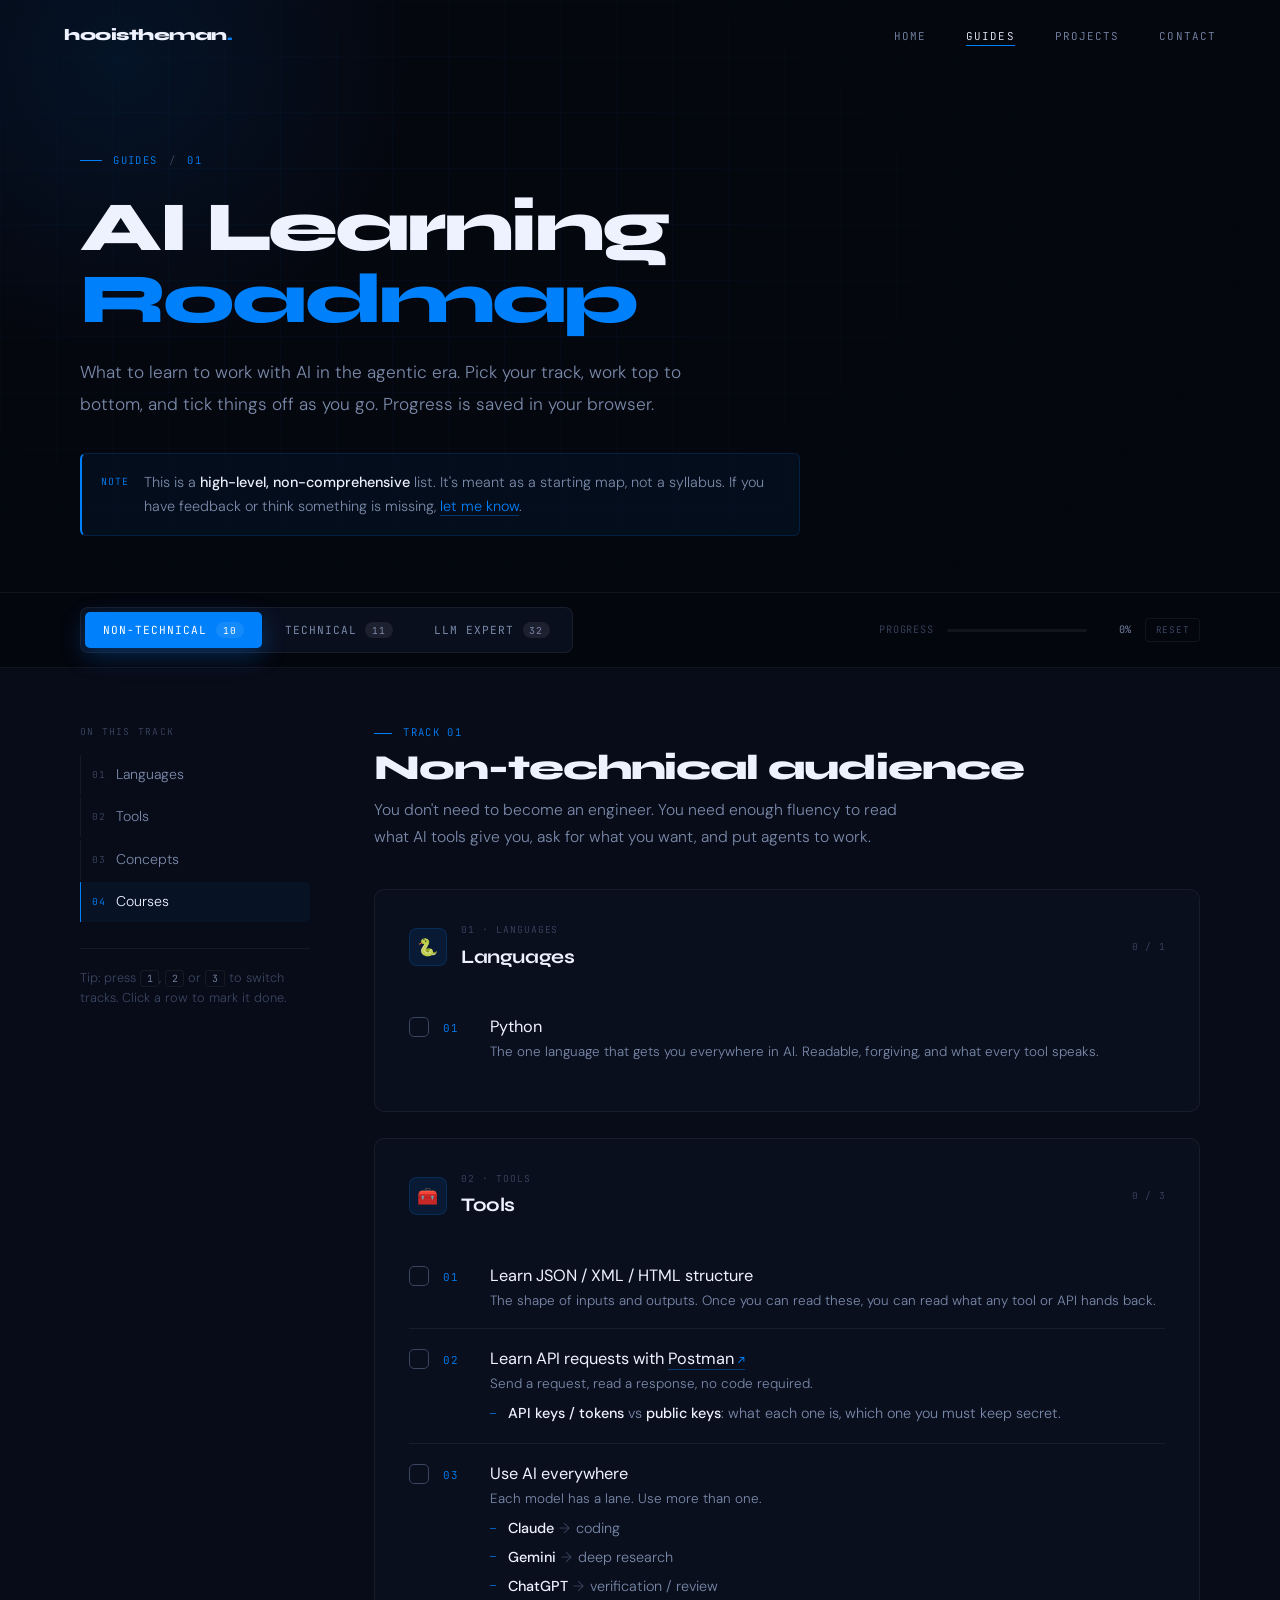
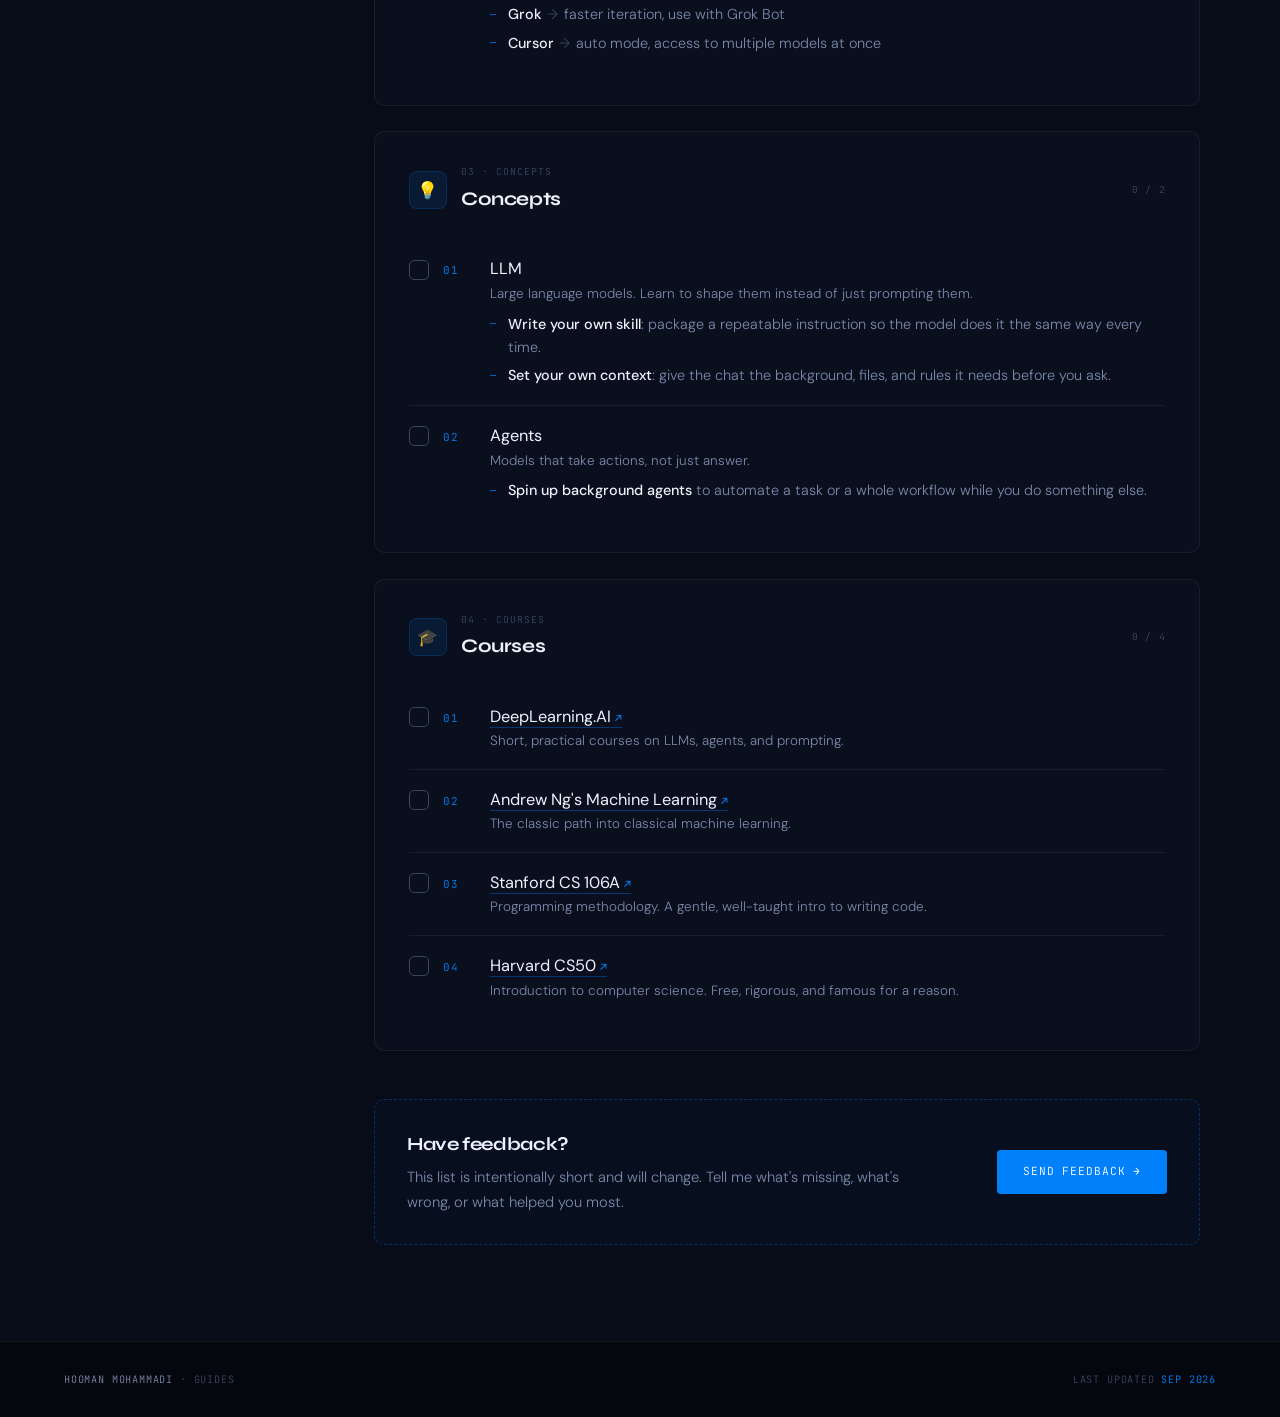
<file: guides/index.html>
<!DOCTYPE html>
<html lang="en">
<head>
<meta charset="UTF-8">
<meta name="viewport" content="width=device-width, initial-scale=1.0">
<meta name="description" content="A high-level AI learning roadmap from Hooman Mohammadi: languages, tools, concepts and courses for non-technical and technical audiences, plus an LLM expert track covering training, post-training and inference systems.">
<meta name="author" content="Hooman Mohammadi">
<meta name="theme-color" content="#05070f">

<meta property="og:type" content="article">
<meta property="og:title" content="AI Learning Roadmap — Hooman Mohammadi">
<meta property="og:description" content="What to learn to work with AI in the agentic era. Three tracks: non-technical, technical and LLM expert.">
<meta property="og:url" content="https://hooistheman.vercel.app/guides">

<title>AI Learning Roadmap — Hooman Mohammadi</title>

<link rel="icon" href="data:image/svg+xml,%3Csvg xmlns='http://www.w3.org/2000/svg' viewBox='0 0 100 100'%3E%3Crect width='100' height='100' rx='20' fill='%230081FB'/%3E%3Ctext x='50' y='68' font-family='sans-serif' font-size='60' font-weight='800' text-anchor='middle' fill='white'%3Eh%3C/text%3E%3C/svg%3E">

<link rel="preconnect" href="https://fonts.googleapis.com">
<link rel="preconnect" href="https://fonts.gstatic.com" crossorigin>
<link href="https://fonts.googleapis.com/css2?family=Syne:wght@400;500;600;700;800&family=JetBrains+Mono:wght@300;400;500&family=DM+Sans:ital,wght@0,300;0,400;0,500;1,300&display=swap" rel="stylesheet">

<style>
  *,*::before,*::after{box-sizing:border-box;margin:0;padding:0;}
  :root{
    --bg:#05070f;--bg2:#080c18;--card:#0a0f1e;--card2:#0d1326;
    --border:rgba(255,255,255,0.06);--borderh:rgba(0,129,251,0.35);
    --blue:#0081FB;--blueb:#2196ff;--cyan:#00c8ff;--green:#3ddc97;
    --text:#eef2ff;--muted:#7a8aaa;--dim:#3a4560;
    --mono:'JetBrains Mono',ui-monospace,monospace;
    --sans:'DM Sans',system-ui,sans-serif;
    --disp:'Syne','DM Sans',sans-serif;
    --nav-h:72px;
  }
  html{scroll-behavior:smooth;scroll-padding-top:calc(var(--nav-h) + 78px + 1rem);}
  body{background:var(--bg);color:var(--text);font-family:var(--sans);font-weight:300;line-height:1.7;overflow-x:hidden;-webkit-font-smoothing:antialiased;}
  ::-webkit-scrollbar{width:3px;}
  ::-webkit-scrollbar-track{background:var(--bg);}
  ::-webkit-scrollbar-thumb{background:var(--blue);border-radius:2px;}
  :focus-visible{outline:2px solid var(--cyan);outline-offset:3px;border-radius:3px;}
  ::selection{background:rgba(0,129,251,.35);}

  .skip{position:absolute;top:-100px;left:1rem;background:var(--blue);color:#fff;padding:.6rem 1rem;font-family:var(--mono);font-size:.7rem;text-decoration:none;border-radius:4px;z-index:1000;transition:top .2s;}
  .skip:focus{top:1rem;}

  @media (prefers-reduced-motion: reduce){
    *,*::before,*::after{animation-duration:.01ms !important;animation-iteration-count:1 !important;transition-duration:.01ms !important;scroll-behavior:auto !important;}
  }

  /* nav */
  nav{position:fixed;top:0;left:0;right:0;z-index:100;padding:1.3rem 4rem;display:flex;align-items:center;justify-content:space-between;transition:background .35s,border-color .35s;border-bottom:1px solid transparent;}
  nav.sc{background:rgba(5,7,15,.88);backdrop-filter:blur(24px);-webkit-backdrop-filter:blur(24px);border-color:var(--border);}
  .logo{font-family:var(--disp);font-size:1rem;font-weight:800;color:var(--text);text-decoration:none;letter-spacing:-.03em;}
  .logo span{color:var(--blue);}
  .navl{display:flex;gap:2.5rem;list-style:none;}
  .navl a{font-family:var(--mono);font-size:.68rem;letter-spacing:.1em;color:var(--muted);text-decoration:none;text-transform:uppercase;transition:color .2s;position:relative;}
  .navl a::after{content:'';position:absolute;bottom:-3px;left:0;right:0;height:1px;background:var(--blue);transform:scaleX(0);transition:transform .2s;}
  .navl a:hover,.navl a:focus-visible,.navl a[aria-current="page"]{color:var(--text);}
  .navl a:hover::after,.navl a:focus-visible::after,.navl a[aria-current="page"]::after{transform:scaleX(1);}

  /* page header */
  header.ph{padding:calc(var(--nav-h) + 5rem) 4rem 3.5rem;position:relative;overflow:hidden;background:var(--bg);}
  .hgrid{position:absolute;inset:0;background-image:linear-gradient(rgba(0,129,251,.04) 1px,transparent 1px),linear-gradient(90deg,rgba(0,129,251,.04) 1px,transparent 1px);background-size:56px 56px;-webkit-mask-image:radial-gradient(ellipse 70% 80% at 30% 40%,black 20%,transparent 100%);mask-image:radial-gradient(ellipse 70% 80% at 30% 40%,black 20%,transparent 100%);pointer-events:none;}
  .orb{position:absolute;border-radius:50%;pointer-events:none;width:640px;height:640px;background:radial-gradient(circle,rgba(0,129,251,.10) 0%,transparent 65%);top:-260px;left:-200px;}
  .wrap{max-width:1120px;margin:0 auto;position:relative;}
  .crumb{font-family:var(--mono);font-size:.66rem;letter-spacing:.13em;color:var(--blue);text-transform:uppercase;display:flex;align-items:center;gap:.7rem;margin-bottom:1.4rem;opacity:0;animation:fu .7s .15s forwards;}
  .crumb::before{content:'';display:inline-block;width:22px;height:1px;background:var(--blue);}
  .crumb a{color:inherit;text-decoration:none;}
  .crumb a:hover{color:var(--text);}
  .crumb i{font-style:normal;color:var(--dim);}
  .ptitle{font-family:var(--disp);font-size:clamp(2.4rem,6vw,4.4rem);font-weight:800;letter-spacing:-.04em;line-height:1.02;margin-bottom:1.3rem;max-width:820px;opacity:0;animation:fu .7s .3s forwards;}
  .ptitle .ac{color:var(--blue);}
  .plead{color:var(--muted);font-size:1.08rem;max-width:620px;line-height:1.85;margin-bottom:2rem;opacity:0;animation:fu .7s .45s forwards;}
  .note{display:flex;gap:.9rem;align-items:flex-start;max-width:720px;background:rgba(0,129,251,.05);border:1px solid rgba(0,129,251,.18);border-left:2px solid var(--blue);border-radius:6px;padding:1rem 1.2rem;font-size:.9rem;color:var(--muted);line-height:1.7;opacity:0;animation:fu .7s .6s forwards;}
  .note b{color:var(--text);font-weight:500;}
  .note a{color:var(--blue);text-decoration:none;border-bottom:1px solid rgba(0,129,251,.35);}
  .note a:hover{color:var(--cyan);border-color:var(--cyan);}
  .note .ni{font-family:var(--mono);font-size:.62rem;letter-spacing:.1em;color:var(--blue);text-transform:uppercase;padding-top:.25rem;white-space:nowrap;}
  @keyframes fu{from{opacity:0;transform:translateY(18px);}to{opacity:1;transform:translateY(0);}}

  /* track switcher (sticky under nav) */
  .switch-bar{position:sticky;top:var(--nav-h);z-index:90;background:rgba(5,7,15,.9);backdrop-filter:blur(20px);-webkit-backdrop-filter:blur(20px);border-top:1px solid var(--border);border-bottom:1px solid var(--border);padding:.9rem 4rem;}
  .switch-in{max-width:1120px;margin:0 auto;display:flex;align-items:center;justify-content:space-between;gap:1rem;flex-wrap:wrap;}
  .seg{display:inline-flex;background:var(--card);border:1px solid var(--border);border-radius:8px;padding:4px;gap:4px;position:relative;}
  .seg button{appearance:none;background:transparent;border:0;color:var(--muted);font-family:var(--mono);font-size:.7rem;letter-spacing:.09em;text-transform:uppercase;padding:.6rem 1.15rem;border-radius:5px;cursor:pointer;transition:color .2s,background .2s;display:inline-flex;align-items:center;gap:.55rem;}
  .seg button:hover{color:var(--text);}
  .seg button[aria-selected="true"]{background:var(--blue);color:#fff;box-shadow:0 8px 24px rgba(0,129,251,.28);}
  .seg button .cnt{font-size:.6rem;padding:.12rem .42rem;border-radius:10px;background:rgba(255,255,255,.08);color:inherit;}
  .prog{display:flex;align-items:center;gap:.8rem;font-family:var(--mono);font-size:.64rem;letter-spacing:.08em;color:var(--dim);text-transform:uppercase;}
  .prog .bar{width:140px;height:3px;background:rgba(255,255,255,.06);border-radius:2px;overflow:hidden;}
  .prog .bar i{display:block;height:100%;width:0;background:linear-gradient(90deg,var(--blue),var(--cyan));transition:width .4s ease;}
  .prog .pct{color:var(--muted);min-width:5.5ch;text-align:right;}
  .prog button{appearance:none;background:transparent;border:1px solid var(--border);color:var(--dim);font-family:var(--mono);font-size:.58rem;letter-spacing:.08em;text-transform:uppercase;padding:.32rem .6rem;border-radius:4px;cursor:pointer;transition:color .2s,border-color .2s;}
  .prog button:hover{color:var(--text);border-color:var(--borderh);}

  /* layout */
  main{padding:3.5rem 4rem 6rem;background:var(--bg2);}
  .layout{max-width:1120px;margin:0 auto;display:grid;grid-template-columns:230px 1fr;gap:4rem;align-items:start;}
  aside{position:sticky;top:calc(var(--nav-h) + 78px);}
  .toc-h{font-family:var(--mono);font-size:.6rem;letter-spacing:.13em;color:var(--dim);text-transform:uppercase;margin-bottom:.9rem;}
  .toc{list-style:none;display:flex;flex-direction:column;gap:.15rem;}
  .toc a{display:flex;align-items:center;gap:.7rem;padding:.5rem .7rem;border-radius:5px;color:var(--muted);text-decoration:none;font-size:.88rem;border-left:1px solid var(--border);border-radius:0 5px 5px 0;transition:color .2s,background .2s,border-color .2s;}
  .toc a .n{font-family:var(--mono);font-size:.6rem;color:var(--dim);letter-spacing:.05em;}
  .toc a:hover{color:var(--text);background:rgba(255,255,255,.025);}
  .toc a.on{color:var(--text);border-left-color:var(--blue);background:rgba(0,129,251,.06);}
  .toc a.on .n{color:var(--blue);}
  .toc-foot{margin-top:1.6rem;padding-top:1.2rem;border-top:1px solid var(--border);font-size:.8rem;color:var(--dim);line-height:1.6;}
  .toc-foot kbd{font-family:var(--mono);font-size:.62rem;border:1px solid var(--border);border-radius:3px;padding:.05rem .35rem;color:var(--muted);}

  .track{display:none;}
  .track.on{display:block;}
  .track-h{margin-bottom:2.4rem;}
  .track-h .slabel{font-family:var(--mono);font-size:.66rem;letter-spacing:.13em;color:var(--blue);text-transform:uppercase;margin-bottom:.4rem;display:flex;align-items:center;gap:.7rem;}
  .track-h .slabel::before{content:'';display:inline-block;width:18px;height:1px;background:var(--blue);}
  .track-h h2{font-family:var(--disp);font-size:clamp(1.6rem,3vw,2.2rem);font-weight:800;letter-spacing:-.03em;line-height:1.1;margin-bottom:.6rem;}
  .track-h p{color:var(--muted);max-width:560px;font-size:.98rem;}

  /* category cards */
  .cat{background:var(--card);border:1px solid var(--border);border-radius:10px;padding:2rem 2.1rem;margin-bottom:1.6rem;position:relative;overflow:hidden;transition:border-color .3s;}
  .cat::before{content:'';position:absolute;top:0;left:0;right:0;height:2px;background:linear-gradient(90deg,var(--blue),var(--cyan));opacity:0;transition:opacity .3s;}
  .cat:hover,.cat:focus-within{border-color:var(--borderh);}
  .cat:hover::before,.cat:focus-within::before{opacity:1;}
  .cat-h{display:flex;align-items:center;gap:.9rem;margin-bottom:1.5rem;}
  .cat-ic{width:38px;height:38px;border-radius:8px;background:rgba(0,129,251,.1);border:1px solid rgba(0,129,251,.18);display:flex;align-items:center;justify-content:center;font-size:1.05rem;flex-shrink:0;}
  .cat-h h3{font-family:var(--disp);font-size:1.2rem;font-weight:700;letter-spacing:-.02em;}
  .cat-h .cat-n{font-family:var(--mono);font-size:.6rem;letter-spacing:.1em;color:var(--dim);text-transform:uppercase;display:block;margin-bottom:.15rem;}
  .cat-h .done{margin-left:auto;font-family:var(--mono);font-size:.6rem;letter-spacing:.08em;color:var(--dim);white-space:nowrap;}

  .items{list-style:none;display:flex;flex-direction:column;}
  .item{border-top:1px solid var(--border);padding:.2rem 0;}
  .item:first-child{border-top:0;}
  .irow{display:grid;grid-template-columns:22px 34px 1fr;gap:.8rem;align-items:start;padding:.85rem .5rem;margin:0 -.5rem;border-radius:6px;cursor:pointer;transition:background .2s;}
  .irow:hover{background:rgba(255,255,255,.025);}
  .ick{position:absolute;opacity:0;width:1px;height:1px;pointer-events:none;}
  .box{width:20px;height:20px;border:1px solid var(--dim);border-radius:5px;margin-top:.22rem;display:flex;align-items:center;justify-content:center;transition:border-color .2s,background .2s;flex-shrink:0;}
  .box svg{width:11px;height:11px;stroke:#fff;stroke-width:3;fill:none;stroke-linecap:round;stroke-linejoin:round;opacity:0;transform:scale(.6);transition:opacity .15s,transform .15s;}
  .irow:hover .box{border-color:var(--blue);}
  .ick:focus-visible + .irow .box{outline:2px solid var(--cyan);outline-offset:2px;}
  .ick:checked + .irow .box{background:var(--blue);border-color:var(--blue);}
  .ick:checked + .irow .box svg{opacity:1;transform:scale(1);}
  .num{font-family:var(--mono);font-size:.68rem;color:var(--blue);letter-spacing:.05em;padding-top:.32rem;}
  .ttl{font-size:1.02rem;font-weight:400;color:var(--text);line-height:1.55;transition:color .2s;}
  .ttl small{display:block;font-size:.84rem;color:var(--muted);font-weight:300;margin-top:.15rem;}
  .ick:checked + .irow .ttl{color:var(--muted);text-decoration:line-through;text-decoration-color:var(--dim);}
  .ick:checked + .irow .num{color:var(--dim);}
  .ttl a{color:inherit;text-decoration:none;border-bottom:1px solid rgba(0,129,251,.35);transition:color .2s,border-color .2s;}
  .ttl a:hover{color:var(--blue);border-color:var(--blue);}
  .ttl a::after{content:'↗';font-family:var(--mono);font-size:.7em;margin-left:.3em;color:var(--blue);}

  .sub{list-style:none;margin:-.35rem 0 .9rem calc(22px + 34px + 1.6rem);display:flex;flex-direction:column;gap:.35rem;}
  .sub li{position:relative;padding-left:1.1rem;font-size:.9rem;color:var(--muted);line-height:1.6;}
  .sub li::before{content:'';position:absolute;left:0;top:.72em;width:6px;height:1px;background:var(--blue);opacity:.7;}
  .sub li b{color:var(--text);font-weight:500;}
  .sub li .arrow{color:var(--dim);margin:0 .35rem;}
  .sub li a{color:var(--text);text-decoration:none;border-bottom:1px solid rgba(0,129,251,.35);transition:color .2s,border-color .2s;}
  .sub li a:hover{color:var(--blue);border-color:var(--blue);}
  .sub li a::after{content:'↗';font-family:var(--mono);font-size:.7em;margin-left:.3em;color:var(--blue);}
  .track-h p a{color:var(--blue);text-decoration:none;border-bottom:1px solid rgba(0,129,251,.35);}
  .ick:checked ~ .sub{opacity:.5;}

  /* chip grid for compact lists */
  .chips{display:flex;flex-wrap:wrap;gap:.5rem;margin-top:.2rem;}
  .chip{font-family:var(--mono);font-size:.68rem;letter-spacing:.05em;padding:.42rem .85rem;border:1px solid var(--border);border-radius:20px;color:var(--muted);transition:border-color .2s,color .2s;}
  .chip:hover{border-color:var(--blue);color:var(--text);}

  /* feedback CTA */
  .cta{margin-top:3rem;border:1px dashed rgba(0,129,251,.3);border-radius:10px;padding:1.8rem 2rem;display:flex;align-items:center;justify-content:space-between;gap:1.5rem;flex-wrap:wrap;background:rgba(0,129,251,.03);}
  .cta h4{font-family:var(--disp);font-size:1.15rem;font-weight:700;letter-spacing:-.02em;margin-bottom:.3rem;}
  .cta p{color:var(--muted);font-size:.92rem;max-width:520px;}
  .bp{display:inline-flex;align-items:center;gap:.5rem;padding:.8rem 1.6rem;background:var(--blue);color:#fff;font-family:var(--mono);font-size:.7rem;letter-spacing:.08em;text-transform:uppercase;text-decoration:none;border-radius:4px;transition:background .2s,transform .2s,box-shadow .2s;white-space:nowrap;}
  .bp:hover{background:var(--blueb);transform:translateY(-2px);box-shadow:0 14px 40px rgba(0,129,251,.3);}

  /* footer */
  footer{padding:1.8rem 4rem;border-top:1px solid var(--border);background:var(--bg);display:flex;align-items:center;justify-content:space-between;flex-wrap:wrap;gap:.8rem;}
  .ftc,.ftn{font-family:var(--mono);font-size:.64rem;letter-spacing:.08em;color:var(--dim);text-transform:uppercase;}
  .ftn span{color:var(--blue);}
  .ftc a{color:var(--muted);text-decoration:none;}
  .ftc a:hover{color:var(--blue);}

  /* back to top */
  .top{position:fixed;right:1.6rem;bottom:1.6rem;width:42px;height:42px;border-radius:50%;border:1px solid var(--borderh);background:rgba(5,7,15,.85);backdrop-filter:blur(10px);color:var(--blue);display:flex;align-items:center;justify-content:center;text-decoration:none;opacity:0;pointer-events:none;transform:translateY(8px);transition:opacity .25s,transform .25s;z-index:80;}
  .top.on{opacity:1;pointer-events:auto;transform:none;}
  .top:hover{background:var(--blue);color:#fff;}
  .top svg{width:16px;height:16px;stroke:currentColor;stroke-width:2;fill:none;stroke-linecap:round;stroke-linejoin:round;}

  @media (max-width:960px){
    .layout{grid-template-columns:1fr;gap:2rem;}
    aside{position:static;min-width:0;}
    .toc{flex-direction:row;flex-wrap:nowrap;overflow-x:auto;gap:.5rem;padding-bottom:.4rem;scrollbar-width:none;}
    .toc::-webkit-scrollbar{display:none;}
    .toc a{border:1px solid var(--border);border-radius:20px;white-space:nowrap;padding:.45rem .9rem;font-size:.82rem;}
    .toc a.on{border-color:var(--borderh);}
    .toc-foot{display:none;}
  }
  @media (max-width:768px){
    nav{padding:1.1rem 1.4rem;}
    .navl{gap:1.2rem;}
    header.ph{padding:calc(var(--nav-h) + 3rem) 1.4rem 2.5rem;}
    .switch-bar{padding:.75rem 1.4rem;}
    .prog .bar{width:90px;}
    main{padding:2.2rem 1.4rem 4rem;}
    .cat{padding:1.5rem 1.2rem;}
    .irow{grid-template-columns:20px 28px 1fr;gap:.6rem;padding:.75rem .3rem;margin:0 -.3rem;}
    .sub{margin-left:calc(20px + 28px + 1.2rem);}
    footer{padding:1.4rem;flex-direction:column;text-align:center;}
    .cta{padding:1.4rem;}
    .cta .bp{width:100%;justify-content:center;}
  }
  @media (max-width:520px){
    .navl li.hm{display:none;}
    .seg{max-width:100%;overflow-x:auto;scrollbar-width:none;}
    .seg::-webkit-scrollbar{display:none;}
    .seg button{padding:.55rem .7rem;font-size:.6rem;white-space:nowrap;}
    .prog{width:100%;justify-content:space-between;}
  }
</style>
</head>
<body>

<a href="#main" class="skip">Skip to content</a>

<nav id="nav" aria-label="Primary">
  <a href="/" class="logo" aria-label="Home">hooistheman<span>.</span></a>
  <ul class="navl">
    <li><a href="/">Home</a></li>
    <li><a href="/guides/" aria-current="page">Guides</a></li>
    <li class="hm"><a href="/#projects">Projects</a></li>
    <li class="hm"><a href="/#contact">Contact</a></li>
  </ul>
</nav>

<header class="ph">
  <div class="hgrid" aria-hidden="true"></div>
  <div class="orb" aria-hidden="true"></div>
  <div class="wrap">
    <p class="crumb"><a href="/guides/">Guides</a> <i>/</i> 01</p>
    <h1 class="ptitle">AI Learning <span class="ac">Roadmap</span></h1>
    <p class="plead">What to learn to work with AI in the agentic era. Pick your track, work top to bottom, and tick things off as you go. Progress is saved in your browser.</p>
    <div class="note" role="note">
      <span class="ni">Note</span>
      <p>This is a <b>high-level, non-comprehensive</b> list. It's meant as a starting map, not a syllabus. If you have feedback or think something is missing, <a href="mailto:hooistheman@gmail.com?subject=AI%20Learning%20Roadmap%20feedback">let me know</a>.</p>
    </div>
  </div>
</header>

<div class="switch-bar">
  <div class="switch-in">
    <div class="seg" role="tablist" aria-label="Audience track">
      <button role="tab" id="tab-nt" aria-selected="true" aria-controls="non-technical" data-track="non-technical">Non-technical <span class="cnt" data-cnt="non-technical"></span></button>
      <button role="tab" id="tab-t" aria-selected="false" aria-controls="technical" data-track="technical">Technical <span class="cnt" data-cnt="technical"></span></button>
      <button role="tab" id="tab-le" aria-selected="false" aria-controls="llm-expert" data-track="llm-expert">LLM expert <span class="cnt" data-cnt="llm-expert"></span></button>
    </div>
    <div class="prog" aria-live="polite">
      <span>Progress</span>
      <div class="bar" role="progressbar" aria-valuemin="0" aria-valuemax="100" aria-valuenow="0" id="pbar"><i></i></div>
      <span class="pct" id="ppct">0%</span>
      <button type="button" id="preset" title="Clear checked items for this track">Reset</button>
    </div>
  </div>
</div>

<main id="main">
  <div class="layout">

    <aside aria-label="On this page">
      <p class="toc-h">On this track</p>
      <ul class="toc" id="toc"></ul>
      <p class="toc-foot">Tip: press <kbd>1</kbd>, <kbd>2</kbd> or <kbd>3</kbd> to switch tracks. Click a row to mark it done.</p>
    </aside>

    <div class="content">

      <!-- ============================ NON-TECHNICAL ============================ -->
      <section class="track on" id="non-technical" role="tabpanel" aria-labelledby="tab-nt">
        <div class="track-h">
          <p class="slabel">Track 01</p>
          <h2>Non-technical audience</h2>
          <p>You don't need to become an engineer. You need enough fluency to read what AI tools give you, ask for what you want, and put agents to work.</p>
        </div>

        <article class="cat" id="nt-languages" data-cat>
          <div class="cat-h">
            <div class="cat-ic" aria-hidden="true">🐍</div>
            <div><span class="cat-n">01 · Languages</span><h3>Languages</h3></div>
            <span class="done" data-done></span>
          </div>
          <ol class="items">
            <li class="item">
              <input type="checkbox" class="ick" id="nt-lang-1">
              <label class="irow" for="nt-lang-1">
                <span class="box"><svg viewBox="0 0 24 24"><path d="M5 12l5 5L19 7"/></svg></span>
                <span class="num">01</span>
                <span class="ttl">Python<small>The one language that gets you everywhere in AI. Readable, forgiving, and what every tool speaks.</small></span>
              </label>
            </li>
          </ol>
        </article>

        <article class="cat" id="nt-tools" data-cat>
          <div class="cat-h">
            <div class="cat-ic" aria-hidden="true">🧰</div>
            <div><span class="cat-n">02 · Tools</span><h3>Tools</h3></div>
            <span class="done" data-done></span>
          </div>
          <ol class="items">
            <li class="item">
              <input type="checkbox" class="ick" id="nt-tools-1">
              <label class="irow" for="nt-tools-1">
                <span class="box"><svg viewBox="0 0 24 24"><path d="M5 12l5 5L19 7"/></svg></span>
                <span class="num">01</span>
                <span class="ttl">Learn JSON / XML / HTML structure<small>The shape of inputs and outputs. Once you can read these, you can read what any tool or API hands back.</small></span>
              </label>
            </li>
            <li class="item">
              <input type="checkbox" class="ick" id="nt-tools-2">
              <label class="irow" for="nt-tools-2">
                <span class="box"><svg viewBox="0 0 24 24"><path d="M5 12l5 5L19 7"/></svg></span>
                <span class="num">02</span>
                <span class="ttl">Learn API requests with <a href="https://www.postman.com/" target="_blank" rel="noopener">Postman</a><small>Send a request, read a response, no code required.</small></span>
              </label>
              <ul class="sub">
                <li><b>API keys / tokens</b> vs <b>public keys</b>: what each one is, which one you must keep secret.</li>
              </ul>
            </li>
            <li class="item">
              <input type="checkbox" class="ick" id="nt-tools-3">
              <label class="irow" for="nt-tools-3">
                <span class="box"><svg viewBox="0 0 24 24"><path d="M5 12l5 5L19 7"/></svg></span>
                <span class="num">03</span>
                <span class="ttl">Use AI everywhere<small>Each model has a lane. Use more than one.</small></span>
              </label>
              <ul class="sub">
                <li><b>Claude</b><span class="arrow">→</span>coding</li>
                <li><b>Gemini</b><span class="arrow">→</span>deep research</li>
                <li><b>ChatGPT</b><span class="arrow">→</span>verification / review</li>
                <li><b>Grok</b><span class="arrow">→</span>faster iteration, use with Grok Bot</li>
                <li><b>Cursor</b><span class="arrow">→</span>auto mode, access to multiple models at once</li>
              </ul>
            </li>
          </ol>
        </article>

        <article class="cat" id="nt-concepts" data-cat>
          <div class="cat-h">
            <div class="cat-ic" aria-hidden="true">💡</div>
            <div><span class="cat-n">03 · Concepts</span><h3>Concepts</h3></div>
            <span class="done" data-done></span>
          </div>
          <ol class="items">
            <li class="item">
              <input type="checkbox" class="ick" id="nt-con-1">
              <label class="irow" for="nt-con-1">
                <span class="box"><svg viewBox="0 0 24 24"><path d="M5 12l5 5L19 7"/></svg></span>
                <span class="num">01</span>
                <span class="ttl">LLM<small>Large language models. Learn to shape them instead of just prompting them.</small></span>
              </label>
              <ul class="sub">
                <li><b>Write your own skill</b>: package a repeatable instruction so the model does it the same way every time.</li>
                <li><b>Set your own context</b>: give the chat the background, files, and rules it needs before you ask.</li>
              </ul>
            </li>
            <li class="item">
              <input type="checkbox" class="ick" id="nt-con-2">
              <label class="irow" for="nt-con-2">
                <span class="box"><svg viewBox="0 0 24 24"><path d="M5 12l5 5L19 7"/></svg></span>
                <span class="num">02</span>
                <span class="ttl">Agents<small>Models that take actions, not just answer.</small></span>
              </label>
              <ul class="sub">
                <li><b>Spin up background agents</b> to automate a task or a whole workflow while you do something else.</li>
              </ul>
            </li>
          </ol>
        </article>

        <article class="cat" id="nt-courses" data-cat>
          <div class="cat-h">
            <div class="cat-ic" aria-hidden="true">🎓</div>
            <div><span class="cat-n">04 · Courses</span><h3>Courses</h3></div>
            <span class="done" data-done></span>
          </div>
          <ol class="items">
            <li class="item">
              <input type="checkbox" class="ick" id="nt-crs-1">
              <label class="irow" for="nt-crs-1">
                <span class="box"><svg viewBox="0 0 24 24"><path d="M5 12l5 5L19 7"/></svg></span>
                <span class="num">01</span>
                <span class="ttl"><a href="https://www.deeplearning.ai/" target="_blank" rel="noopener">DeepLearning.AI</a><small>Short, practical courses on LLMs, agents, and prompting.</small></span>
              </label>
            </li>
            <li class="item">
              <input type="checkbox" class="ick" id="nt-crs-2">
              <label class="irow" for="nt-crs-2">
                <span class="box"><svg viewBox="0 0 24 24"><path d="M5 12l5 5L19 7"/></svg></span>
                <span class="num">02</span>
                <span class="ttl"><a href="https://www.coursera.org/specializations/machine-learning-introduction" target="_blank" rel="noopener">Andrew Ng's Machine Learning</a><small>The classic path into classical machine learning.</small></span>
              </label>
            </li>
            <li class="item">
              <input type="checkbox" class="ick" id="nt-crs-3">
              <label class="irow" for="nt-crs-3">
                <span class="box"><svg viewBox="0 0 24 24"><path d="M5 12l5 5L19 7"/></svg></span>
                <span class="num">03</span>
                <span class="ttl"><a href="https://web.stanford.edu/class/cs106a/" target="_blank" rel="noopener">Stanford CS 106A</a><small>Programming methodology. A gentle, well-taught intro to writing code.</small></span>
              </label>
            </li>
            <li class="item">
              <input type="checkbox" class="ick" id="nt-crs-4">
              <label class="irow" for="nt-crs-4">
                <span class="box"><svg viewBox="0 0 24 24"><path d="M5 12l5 5L19 7"/></svg></span>
                <span class="num">04</span>
                <span class="ttl"><a href="https://cs50.harvard.edu/x/" target="_blank" rel="noopener">Harvard CS50</a><small>Introduction to computer science. Free, rigorous, and famous for a reason.</small></span>
              </label>
            </li>
          </ol>
        </article>
      </section>

      <!-- ============================== TECHNICAL ============================== -->
      <section class="track" id="technical" role="tabpanel" aria-labelledby="tab-t" hidden>
        <div class="track-h">
          <p class="slabel">Track 02</p>
          <h2>Technical audience</h2>
          <p>Fundamentals first, then the systems that models run on. The agentic layer sits on top of all of it.</p>
        </div>

        <article class="cat" id="t-tools" data-cat>
          <div class="cat-h">
            <div class="cat-ic" aria-hidden="true">⌨️</div>
            <div><span class="cat-n">01 · Must-know tools</span><h3>Must-know tools</h3></div>
            <span class="done" data-done></span>
          </div>
          <ol class="items">
            <li class="item">
              <input type="checkbox" class="ick" id="t-tools-1">
              <label class="irow" for="t-tools-1">
                <span class="box"><svg viewBox="0 0 24 24"><path d="M5 12l5 5L19 7"/></svg></span>
                <span class="num">01</span>
                <span class="ttl">Linux</span>
              </label>
            </li>
            <li class="item">
              <input type="checkbox" class="ick" id="t-tools-2">
              <label class="irow" for="t-tools-2">
                <span class="box"><svg viewBox="0 0 24 24"><path d="M5 12l5 5L19 7"/></svg></span>
                <span class="num">02</span>
                <span class="ttl">SSH</span>
              </label>
            </li>
            <li class="item">
              <input type="checkbox" class="ick" id="t-tools-3">
              <label class="irow" for="t-tools-3">
                <span class="box"><svg viewBox="0 0 24 24"><path d="M5 12l5 5L19 7"/></svg></span>
                <span class="num">03</span>
                <span class="ttl">TCP/IP</span>
              </label>
            </li>
            <li class="item">
              <input type="checkbox" class="ick" id="t-tools-4">
              <label class="irow" for="t-tools-4">
                <span class="box"><svg viewBox="0 0 24 24"><path d="M5 12l5 5L19 7"/></svg></span>
                <span class="num">04</span>
                <span class="ttl">HTTP(S)</span>
              </label>
            </li>
            <li class="item">
              <input type="checkbox" class="ick" id="t-tools-5">
              <label class="irow" for="t-tools-5">
                <span class="box"><svg viewBox="0 0 24 24"><path d="M5 12l5 5L19 7"/></svg></span>
                <span class="num">05</span>
                <span class="ttl">REST vs gRPC vs WebSockets<small>Know when each one is the right transport.</small></span>
              </label>
            </li>
            <li class="item">
              <input type="checkbox" class="ick" id="t-tools-6">
              <label class="irow" for="t-tools-6">
                <span class="box"><svg viewBox="0 0 24 24"><path d="M5 12l5 5L19 7"/></svg></span>
                <span class="num">06</span>
                <span class="ttl">Vim / Nano / Emacs / Terminals<small>Be comfortable editing on a box you can't point and click on.</small></span>
              </label>
            </li>
          </ol>
        </article>

        <article class="cat" id="t-concepts" data-cat>
          <div class="cat-h">
            <div class="cat-ic" aria-hidden="true">🧠</div>
            <div><span class="cat-n">02 · Concepts</span><h3>Concepts</h3></div>
            <span class="done" data-done></span>
          </div>
          <ol class="items">
            <li class="item">
              <input type="checkbox" class="ick" id="t-con-1">
              <label class="irow" for="t-con-1">
                <span class="box"><svg viewBox="0 0 24 24"><path d="M5 12l5 5L19 7"/></svg></span>
                <span class="num">01</span>
                <span class="ttl">CS Fundamentals</span>
              </label>
              <ul class="sub">
                <li><b>Data Structures</b></li>
                <li><b>Algorithms</b></li>
              </ul>
            </li>
            <li class="item">
              <input type="checkbox" class="ick" id="t-con-2">
              <label class="irow" for="t-con-2">
                <span class="box"><svg viewBox="0 0 24 24"><path d="M5 12l5 5L19 7"/></svg></span>
                <span class="num">02</span>
                <span class="ttl">System Design</span>
              </label>
              <ul class="sub">
                <li><b>Distributed Systems</b></li>
                <li><b>Databases at scale</b></li>
                <li><b>Message Queues</b></li>
              </ul>
            </li>
            <li class="item">
              <input type="checkbox" class="ick" id="t-con-3">
              <label class="irow" for="t-con-3">
                <span class="box"><svg viewBox="0 0 24 24"><path d="M5 12l5 5L19 7"/></svg></span>
                <span class="num">03</span>
                <span class="ttl">Agentic Design</span>
              </label>
              <ul class="sub">
                <li><b>Parallel agents</b>: fan work out, merge results back.</li>
                <li><b>Skills at scale</b>: reusable, versioned instructions across many agents.</li>
              </ul>
            </li>
            <li class="item">
              <input type="checkbox" class="ick" id="t-con-4">
              <label class="irow" for="t-con-4">
                <span class="box"><svg viewBox="0 0 24 24"><path d="M5 12l5 5L19 7"/></svg></span>
                <span class="num">04</span>
                <span class="ttl">LLMs &amp; Foundational Models<small>The lifecycle of a model, end to end.</small></span>
              </label>
              <ul class="sub">
                <li><b>Pre-training</b></li>
                <li><b>Training</b></li>
                <li><b>Post-training</b></li>
              </ul>
            </li>
            <li class="item">
              <input type="checkbox" class="ick" id="t-con-5">
              <label class="irow" for="t-con-5">
                <span class="box"><svg viewBox="0 0 24 24"><path d="M5 12l5 5L19 7"/></svg></span>
                <span class="num">05</span>
                <span class="ttl">Inference<small>Where the cost and the latency actually live.</small></span>
              </label>
              <ul class="sub">
                <li><b>KV Cache</b></li>
                <li><b>GPU Utilization</b></li>
                <li><b>Parallelism</b></li>
                <li><b>Throughput vs Latency</b></li>
              </ul>
            </li>
          </ol>
        </article>
      </section>

      <!-- ============================ LLM EXPERT ============================ -->
      <section class="track" id="llm-expert" role="tabpanel" aria-labelledby="tab-le" hidden>
        <div class="track-h">
          <p class="slabel">Track 03</p>
          <h2>LLM expert</h2>
          <p>For people who build, train or serve models. Each topic maps to a component in the <a href="/llm-atlas">LLM Atlas</a>, where you can rotate the whole system, follow a lifecycle mode and run the simulations.</p>
        </div>

        <article class="cat" id="le-data" data-cat>
          <div class="cat-h">
            <div class="cat-ic" aria-hidden="true">🧾</div>
            <div><span class="cat-n">01 · Data &amp; tokenization</span><h3>Data &amp; tokenization</h3></div>
            <span class="done" data-done></span>
          </div>
          <ol class="items">
            <li class="item">
              <input type="checkbox" class="ick" id="le-data-1">
              <label class="irow" for="le-data-1">
                <span class="box"><svg viewBox="0 0 24 24"><path d="M5 12l5 5L19 7"/></svg></span>
                <span class="num">01</span>
                <span class="ttl">Corpora &amp; governance<small>Where training data comes from, what you are allowed to use, and how provenance is tracked.</small></span>
              </label>
              <ul class="sub">
                <li><b>Licensing, opt-outs, takedowns</b></li>
                <li><b>Mixture weighting</b>: which sources get upsampled and why.</li>
              </ul>
            </li>
            <li class="item">
              <input type="checkbox" class="ick" id="le-data-2">
              <label class="irow" for="le-data-2">
                <span class="box"><svg viewBox="0 0 24 24"><path d="M5 12l5 5L19 7"/></svg></span>
                <span class="num">02</span>
                <span class="ttl">Filtering, deduplication, contamination<small>Most of the quality of a base model is decided here.</small></span>
              </label>
              <ul class="sub">
                <li><b>Quality filters</b>: heuristic rules and classifiers.</li>
                <li><b>Exact + fuzzy dedup</b>: hashing, MinHash / LSH.</li>
                <li><b>PII and secret scrubbing</b></li>
                <li><b>Benchmark contamination checks</b>: n-gram overlap against evals.</li>
              </ul>
            </li>
            <li class="item">
              <input type="checkbox" class="ick" id="le-data-3">
              <label class="irow" for="le-data-3">
                <span class="box"><svg viewBox="0 0 24 24"><path d="M5 12l5 5L19 7"/></svg></span>
                <span class="num">03</span>
                <span class="ttl">Tokenizers<small>String → ids. Not a neural network, but it sets the cost of everything downstream.</small></span>
              </label>
              <ul class="sub">
                <li><b>BPE vs unigram / SentencePiece</b>, vocabulary size, byte fallback.</li>
                <li><b>Tokenizer decode vs generation decode</b>: two different things called “decode”.</li>
                <li><a href="/llm-atlas#scope-tokenizer">Atlas: encode → prefill → decode walkthrough</a></li>
              </ul>
            </li>
            <li class="item">
              <input type="checkbox" class="ick" id="le-data-4">
              <label class="irow" for="le-data-4">
                <span class="box"><svg viewBox="0 0 24 24"><path d="M5 12l5 5L19 7"/></svg></span>
                <span class="num">04</span>
                <span class="ttl">Packing &amp; sharding<small>Turning documents into fixed-length training sequences that many loaders can read in parallel.</small></span>
              </label>
            </li>
          </ol>
        </article>

        <article class="cat" id="le-transformer" data-cat>
          <div class="cat-h">
            <div class="cat-ic" aria-hidden="true">🧩</div>
            <div><span class="cat-n">02 · Transformer internals</span><h3>Transformer internals</h3></div>
            <span class="done" data-done></span>
          </div>
          <ol class="items">
            <li class="item">
              <input type="checkbox" class="ick" id="le-tf-1">
              <label class="irow" for="le-tf-1">
                <span class="box"><svg viewBox="0 0 24 24"><path d="M5 12l5 5L19 7"/></svg></span>
                <span class="num">01</span>
                <span class="ttl">Embeddings &amp; position<small>Token embeddings, RoPE, and how context length extension works.</small></span>
              </label>
            </li>
            <li class="item">
              <input type="checkbox" class="ick" id="le-tf-2">
              <label class="irow" for="le-tf-2">
                <span class="box"><svg viewBox="0 0 24 24"><path d="M5 12l5 5L19 7"/></svg></span>
                <span class="num">02</span>
                <span class="ttl">Attention<small>Q/K/V projections, causal masking, and why the number of KV heads matters for serving.</small></span>
              </label>
              <ul class="sub">
                <li><b>MHA vs GQA vs MQA</b></li>
                <li><b>FlashAttention</b>: exact attention with less memory traffic, not a different objective.</li>
                <li><a href="/llm-atlas#scope-transformer">Atlas: decoder block explorer</a></li>
              </ul>
            </li>
            <li class="item">
              <input type="checkbox" class="ick" id="le-tf-3">
              <label class="irow" for="le-tf-3">
                <span class="box"><svg viewBox="0 0 24 24"><path d="M5 12l5 5L19 7"/></svg></span>
                <span class="num">03</span>
                <span class="ttl">Residual stream, norms, MLP<small>Pre-norm RMSNorm, SwiGLU, and the shared vector every layer reads from and adds to.</small></span>
              </label>
            </li>
            <li class="item">
              <input type="checkbox" class="ick" id="le-tf-4">
              <label class="irow" for="le-tf-4">
                <span class="box"><svg viewBox="0 0 24 24"><path d="M5 12l5 5L19 7"/></svg></span>
                <span class="num">04</span>
                <span class="ttl">LM head &amp; logits<small>Training uses every position; decoding only needs the last one.</small></span>
              </label>
            </li>
          </ol>
        </article>

        <article class="cat" id="le-moe" data-cat>
          <div class="cat-h">
            <div class="cat-ic" aria-hidden="true">🔀</div>
            <div><span class="cat-n">03 · Mixture of experts</span><h3>Mixture of experts</h3></div>
            <span class="done" data-done></span>
          </div>
          <ol class="items">
            <li class="item">
              <input type="checkbox" class="ick" id="le-moe-1">
              <label class="irow" for="le-moe-1">
                <span class="box"><svg viewBox="0 0 24 24"><path d="M5 12l5 5L19 7"/></svg></span>
                <span class="num">01</span>
                <span class="ttl">Routing<small>Router logits, top-k selection, permutation, dispatch, weighted combine.</small></span>
              </label>
              <ul class="sub">
                <li><b>Total vs active parameters</b>: capacity grows with experts, per-token compute with k.</li>
                <li><a href="/llm-atlas#scope-moe">Atlas: MoE router simulator</a></li>
              </ul>
            </li>
            <li class="item">
              <input type="checkbox" class="ick" id="le-moe-2">
              <label class="irow" for="le-moe-2">
                <span class="box"><svg viewBox="0 0 24 24"><path d="M5 12l5 5L19 7"/></svg></span>
                <span class="num">02</span>
                <span class="ttl">Load balancing<small>Capacity factors, auxiliary losses, bias adjustment, and what happens to dropped tokens.</small></span>
              </label>
            </li>
            <li class="item">
              <input type="checkbox" class="ick" id="le-moe-3">
              <label class="irow" for="le-moe-3">
                <span class="box"><svg viewBox="0 0 24 24"><path d="M5 12l5 5L19 7"/></svg></span>
                <span class="num">03</span>
                <span class="ttl">Expert parallelism<small>Experts live on different devices; all-to-all communication is the cost.</small></span>
              </label>
              <ul class="sub">
                <li><b>EP vs TP</b>: whole experts vs sliced matrices.</li>
                <li><b>Placement and hot-expert replication</b></li>
              </ul>
            </li>
          </ol>
        </article>

        <article class="cat" id="le-pretrain" data-cat>
          <div class="cat-h">
            <div class="cat-ic" aria-hidden="true">🏋️</div>
            <div><span class="cat-n">04 · Pre-training at scale</span><h3>Pre-training at scale</h3></div>
            <span class="done" data-done></span>
          </div>
          <ol class="items">
            <li class="item">
              <input type="checkbox" class="ick" id="le-pt-1">
              <label class="irow" for="le-pt-1">
                <span class="box"><svg viewBox="0 0 24 24"><path d="M5 12l5 5L19 7"/></svg></span>
                <span class="num">01</span>
                <span class="ttl">One training step<small>Forward, shifted labels, cross-entropy, backward, gradient collectives, AdamW.</small></span>
              </label>
              <ul class="sub">
                <li><b>Global batch, microbatch, gradient accumulation</b></li>
                <li><b>Mixed precision</b>: BF16 / FP16 / FP8 and the ~16 bytes per parameter that come with AdamW.</li>
                <li><b>Gradient clipping, warmup, weight decay</b></li>
                <li><a href="/llm-atlas#scope-training">Atlas: training-step calculator</a></li>
              </ul>
            </li>
            <li class="item">
              <input type="checkbox" class="ick" id="le-pt-2">
              <label class="irow" for="le-pt-2">
                <span class="box"><svg viewBox="0 0 24 24"><path d="M5 12l5 5L19 7"/></svg></span>
                <span class="num">02</span>
                <span class="ttl">Parallelism strategies<small>Each one partitions a different dimension; real systems compose several.</small></span>
              </label>
              <ul class="sub">
                <li><b>DP</b> batch <span class="arrow">·</span> <b>TP</b> tensors <span class="arrow">·</span> <b>PP</b> depth <span class="arrow">·</span> <b>CP</b> sequence <span class="arrow">·</span> <b>EP</b> experts <span class="arrow">·</span> <b>FSDP / ZeRO</b> optimizer state</li>
                <li><a href="/llm-atlas#scope-parallelism">Atlas: 8-GPU parallelism explorer</a></li>
              </ul>
            </li>
            <li class="item">
              <input type="checkbox" class="ick" id="le-pt-3">
              <label class="irow" for="le-pt-3">
                <span class="box"><svg viewBox="0 0 24 24"><path d="M5 12l5 5L19 7"/></svg></span>
                <span class="num">03</span>
                <span class="ttl">Memory &amp; efficiency<small>Activation checkpointing, MFU, data-loader stalls, network bottlenecks.</small></span>
              </label>
            </li>
            <li class="item">
              <input type="checkbox" class="ick" id="le-pt-4">
              <label class="irow" for="le-pt-4">
                <span class="box"><svg viewBox="0 0 24 24"><path d="M5 12l5 5L19 7"/></svg></span>
                <span class="num">04</span>
                <span class="ttl">Checkpointing &amp; recovery<small>Sharded, asynchronous saves that include optimizer state and loader position.</small></span>
              </label>
            </li>
          </ol>
        </article>

        <article class="cat" id="le-posttrain" data-cat>
          <div class="cat-h">
            <div class="cat-ic" aria-hidden="true">🎯</div>
            <div><span class="cat-n">05 · Post-training</span><h3>Post-training</h3></div>
            <span class="done" data-done></span>
          </div>
          <ol class="items">
            <li class="item">
              <input type="checkbox" class="ick" id="le-po-1">
              <label class="irow" for="le-po-1">
                <span class="box"><svg viewBox="0 0 24 24"><path d="M5 12l5 5L19 7"/></svg></span>
                <span class="num">01</span>
                <span class="ttl">SFT &amp; the annotation pipeline<small>Taxonomy, rubrics, calibration, agreement, adjudication, chat template, loss masking.</small></span>
              </label>
              <ul class="sub">
                <li><b>Quality vs quantity</b>, model-assisted and synthetic demonstrations.</li>
                <li><b>Catastrophic forgetting</b> and replay mixing.</li>
                <li><a href="/llm-atlas#scope-posttraining">Atlas: SFT pipeline</a></li>
              </ul>
            </li>
            <li class="item">
              <input type="checkbox" class="ick" id="le-po-2">
              <label class="irow" for="le-po-2">
                <span class="box"><svg viewBox="0 0 24 24"><path d="M5 12l5 5L19 7"/></svg></span>
                <span class="num">02</span>
                <span class="ttl">LoRA &amp; QLoRA<small>W′ = W + (α/r)·B·A. Cheap to train and store; not automatically faster to serve.</small></span>
              </label>
            </li>
            <li class="item">
              <input type="checkbox" class="ick" id="le-po-3">
              <label class="irow" for="le-po-3">
                <span class="box"><svg viewBox="0 0 24 24"><path d="M5 12l5 5L19 7"/></svg></span>
                <span class="num">03</span>
                <span class="ttl">Preference optimization<small>Same pairs, two paths: reward model + PPO-style RLHF, or DPO-family losses.</small></span>
              </label>
              <ul class="sub">
                <li><b>Reference policy and KL regularization</b></li>
                <li><b>Reward hacking, verbosity bias, judge bias, sycophancy, over-refusal</b></li>
              </ul>
            </li>
            <li class="item">
              <input type="checkbox" class="ick" id="le-po-4">
              <label class="irow" for="le-po-4">
                <span class="box"><svg viewBox="0 0 24 24"><path d="M5 12l5 5L19 7"/></svg></span>
                <span class="num">04</span>
                <span class="ttl">Safety, red teaming, evaluation<small>Held-out human evals, LLM-as-judge with its biases, contamination control.</small></span>
              </label>
            </li>
          </ol>
        </article>

        <article class="cat" id="le-inference" data-cat>
          <div class="cat-h">
            <div class="cat-ic" aria-hidden="true">⚡</div>
            <div><span class="cat-n">06 · Inference engine</span><h3>Inference engine</h3></div>
            <span class="done" data-done></span>
          </div>
          <ol class="items">
            <li class="item">
              <input type="checkbox" class="ick" id="le-inf-1">
              <label class="irow" for="le-inf-1">
                <span class="box"><svg viewBox="0 0 24 24"><path d="M5 12l5 5L19 7"/></svg></span>
                <span class="num">01</span>
                <span class="ttl">Prefill vs decode<small>One parallel pass that sets TTFT, then a bandwidth-bound loop that sets inter-token latency.</small></span>
              </label>
              <ul class="sub">
                <li><b>Chunked prefill</b>: keep decodes responsive while long prompts arrive.</li>
                <li><a href="/llm-atlas#scope-batching">Atlas: batching visualizer</a></li>
              </ul>
            </li>
            <li class="item">
              <input type="checkbox" class="ick" id="le-inf-2">
              <label class="irow" for="le-inf-2">
                <span class="box"><svg viewBox="0 0 24 24"><path d="M5 12l5 5L19 7"/></svg></span>
                <span class="num">02</span>
                <span class="ttl">KV cache &amp; paged memory<small>2 × layers × tokens × KV heads × head dim × bytes, per sequence.</small></span>
              </label>
              <ul class="sub">
                <li><b>PagedAttention-style block tables</b>, fragmentation, eviction, offloading.</li>
                <li><b>KV-cache quantization</b> (distinct from weight quantization).</li>
                <li><a href="/llm-atlas#scope-kv">Atlas: KV cache calculator</a></li>
              </ul>
            </li>
            <li class="item">
              <input type="checkbox" class="ick" id="le-inf-3">
              <label class="irow" for="le-inf-3">
                <span class="box"><svg viewBox="0 0 24 24"><path d="M5 12l5 5L19 7"/></svg></span>
                <span class="num">03</span>
                <span class="ttl">Prefix caching<small>Cross-request reuse of prompt-prefix KV blocks. Cuts prefill; does not touch decode.</small></span>
              </label>
              <ul class="sub">
                <li><a href="/llm-atlas#scope-prefix">Atlas: prefix cache simulator</a></li>
              </ul>
            </li>
            <li class="item">
              <input type="checkbox" class="ick" id="le-inf-4">
              <label class="irow" for="le-inf-4">
                <span class="box"><svg viewBox="0 0 24 24"><path d="M5 12l5 5L19 7"/></svg></span>
                <span class="num">04</span>
                <span class="ttl">Continuous batching<small>Batch membership changes at every decode iteration. Not the same as dynamic batching.</small></span>
              </label>
            </li>
            <li class="item">
              <input type="checkbox" class="ick" id="le-inf-5">
              <label class="irow" for="le-inf-5">
                <span class="box"><svg viewBox="0 0 24 24"><path d="M5 12l5 5L19 7"/></svg></span>
                <span class="num">05</span>
                <span class="ttl">Decoding policies &amp; speculative decoding<small>Greedy, sampling, beam, structured; then draft + verify for cheaper tokens.</small></span>
              </label>
              <ul class="sub">
                <li><b>Speedup depends on</b> draft cost, candidate length, acceptance rate, batch size.</li>
                <li><a href="/llm-atlas#scope-decoding">Atlas: speculative decoding visualizer</a></li>
              </ul>
            </li>
            <li class="item">
              <input type="checkbox" class="ick" id="le-inf-6">
              <label class="irow" for="le-inf-6">
                <span class="box"><svg viewBox="0 0 24 24"><path d="M5 12l5 5L19 7"/></svg></span>
                <span class="num">06</span>
                <span class="ttl">Quantization<small>BF16 → FP8 → INT8 → INT4. Smaller weights, not proportionally faster.</small></span>
              </label>
              <ul class="sub">
                <li><b>Weight-only vs weight + activation</b>, calibration, GPTQ / AWQ style, QAT.</li>
                <li><a href="/llm-atlas#scope-quant">Atlas: weight memory calculator</a></li>
              </ul>
            </li>
          </ol>
        </article>

        <article class="cat" id="le-serving" data-cat>
          <div class="cat-h">
            <div class="cat-ic" aria-hidden="true">📡</div>
            <div><span class="cat-n">07 · Serving &amp; observability</span><h3>Serving &amp; observability</h3></div>
            <span class="done" data-done></span>
          </div>
          <ol class="items">
            <li class="item">
              <input type="checkbox" class="ick" id="le-srv-1">
              <label class="irow" for="le-srv-1">
                <span class="box"><svg viewBox="0 0 24 24"><path d="M5 12l5 5L19 7"/></svg></span>
                <span class="num">01</span>
                <span class="ttl">The serving plane<small>Gateway → model router → queue / admission → worker → stream → telemetry.</small></span>
              </label>
            </li>
            <li class="item">
              <input type="checkbox" class="ick" id="le-srv-2">
              <label class="irow" for="le-srv-2">
                <span class="box"><svg viewBox="0 0 24 24"><path d="M5 12l5 5L19 7"/></svg></span>
                <span class="num">02</span>
                <span class="ttl">Parallel &amp; disaggregated inference<small>TP / PP / EP at serving time, and separate prefill and decode pools with KV transfer in between.</small></span>
              </label>
            </li>
            <li class="item">
              <input type="checkbox" class="ick" id="le-srv-3">
              <label class="irow" for="le-srv-3">
                <span class="box"><svg viewBox="0 0 24 24"><path d="M5 12l5 5L19 7"/></svg></span>
                <span class="num">03</span>
                <span class="ttl">Fleet operations<small>Multi-LoRA, token-aware autoscaling, backpressure, canary releases, CUDA Graphs and compiled kernels.</small></span>
              </label>
            </li>
            <li class="item">
              <input type="checkbox" class="ick" id="le-srv-4">
              <label class="irow" for="le-srv-4">
                <span class="box"><svg viewBox="0 0 24 24"><path d="M5 12l5 5L19 7"/></svg></span>
                <span class="num">04</span>
                <span class="ttl">Metrics that matter<small>Queue time, TTFT, TPOT / ITL, throughput, KV utilization, prefix hit rate, batch occupancy, cost per task.</small></span>
              </label>
              <ul class="sub">
                <li><b>GPU utilization</b> only means something next to memory bandwidth, kernel occupancy and communication.</li>
                <li><a href="/llm-atlas#scope-serving">Atlas: metrics glossary</a></li>
              </ul>
            </li>
          </ol>
        </article>

        <article class="cat" id="le-reading" data-cat>
          <div class="cat-h">
            <div class="cat-ic" aria-hidden="true">📚</div>
            <div><span class="cat-n">08 · Primary sources</span><h3>Primary sources</h3></div>
            <span class="done" data-done></span>
          </div>
          <ol class="items">
            <li class="item">
              <input type="checkbox" class="ick" id="le-read-1">
              <label class="irow" for="le-read-1">
                <span class="box"><svg viewBox="0 0 24 24"><path d="M5 12l5 5L19 7"/></svg></span>
                <span class="num">01</span>
                <span class="ttl">Architecture<small>The papers behind the block.</small></span>
              </label>
              <ul class="sub">
                <li><a href="https://arxiv.org/abs/1706.03762" target="_blank" rel="noopener noreferrer">Attention Is All You Need</a></li>
                <li><a href="https://arxiv.org/abs/2205.14135" target="_blank" rel="noopener noreferrer">FlashAttention</a></li>
                <li><a href="https://arxiv.org/abs/2305.13245" target="_blank" rel="noopener noreferrer">GQA</a> <span class="arrow">·</span> <a href="https://arxiv.org/abs/2104.09864" target="_blank" rel="noopener noreferrer">RoFormer (RoPE)</a></li>
                <li><a href="https://arxiv.org/abs/2401.04088" target="_blank" rel="noopener noreferrer">Mixtral of Experts</a> <span class="arrow">·</span> <a href="https://arxiv.org/abs/2412.19437" target="_blank" rel="noopener noreferrer">DeepSeek-V3 Technical Report</a></li>
              </ul>
            </li>
            <li class="item">
              <input type="checkbox" class="ick" id="le-read-2">
              <label class="irow" for="le-read-2">
                <span class="box"><svg viewBox="0 0 24 24"><path d="M5 12l5 5L19 7"/></svg></span>
                <span class="num">02</span>
                <span class="ttl">Training &amp; post-training</span>
              </label>
              <ul class="sub">
                <li><a href="https://arxiv.org/abs/1910.02054" target="_blank" rel="noopener noreferrer">ZeRO</a> <span class="arrow">·</span> <a href="https://docs.nvidia.com/megatron-core/developer-guide/latest/user-guide/parallelism-guide.html" target="_blank" rel="noopener noreferrer">Megatron Core parallelism guide</a></li>
                <li><a href="https://arxiv.org/abs/2203.02155" target="_blank" rel="noopener noreferrer">InstructGPT (RLHF)</a> <span class="arrow">·</span> <a href="https://arxiv.org/abs/2305.18290" target="_blank" rel="noopener noreferrer">DPO</a></li>
                <li><a href="https://arxiv.org/abs/2106.09685" target="_blank" rel="noopener noreferrer">LoRA</a> <span class="arrow">·</span> <a href="https://arxiv.org/abs/2305.14314" target="_blank" rel="noopener noreferrer">QLoRA</a></li>
              </ul>
            </li>
            <li class="item">
              <input type="checkbox" class="ick" id="le-read-3">
              <label class="irow" for="le-read-3">
                <span class="box"><svg viewBox="0 0 24 24"><path d="M5 12l5 5L19 7"/></svg></span>
                <span class="num">03</span>
                <span class="ttl">Inference &amp; serving</span>
              </label>
              <ul class="sub">
                <li><a href="https://arxiv.org/abs/2309.06180" target="_blank" rel="noopener noreferrer">PagedAttention (vLLM)</a> <span class="arrow">·</span> <a href="https://docs.vllm.ai/en/latest/features/automatic_prefix_caching/" target="_blank" rel="noopener noreferrer">vLLM automatic prefix caching</a></li>
                <li><a href="https://www.usenix.org/conference/osdi22/presentation/yu" target="_blank" rel="noopener noreferrer">Orca (continuous batching)</a> <span class="arrow">·</span> <a href="https://arxiv.org/abs/2403.02310" target="_blank" rel="noopener noreferrer">Sarathi-Serve (chunked prefill)</a></li>
                <li><a href="https://arxiv.org/abs/2211.17192" target="_blank" rel="noopener noreferrer">Speculative decoding</a> <span class="arrow">·</span> <a href="https://arxiv.org/abs/2401.09670" target="_blank" rel="noopener noreferrer">DistServe (disaggregation)</a></li>
                <li><a href="https://huggingface.co/docs/transformers/main_classes/text_generation" target="_blank" rel="noopener noreferrer">Transformers generation strategies</a></li>
              </ul>
            </li>
          </ol>
        </article>
      </section>

      <div class="cta">
        <div>
          <h4>Have feedback?</h4>
          <p>This list is intentionally short and will change. Tell me what's missing, what's wrong, or what helped you most.</p>
        </div>
        <a class="bp" href="mailto:hooistheman@gmail.com?subject=AI%20Learning%20Roadmap%20feedback">Send feedback →</a>
      </div>

    </div>
  </div>
</main>

<footer>
  <p class="ftc"><a href="/">Hooman Mohammadi</a> · Guides</p>
  <p class="ftn">Last updated <span>Sep 2026</span></p>
</footer>

<a href="#main" class="top" id="top" aria-label="Back to top"><svg viewBox="0 0 24 24"><path d="M12 19V5M5 12l7-7 7 7"/></svg></a>

<script>
(function(){
  const KEY = 'guides.ai-roadmap.v1';
  const tracks = ['non-technical','technical','llm-expert'];
  const tabs = Array.from(document.querySelectorAll('.seg [role="tab"]'));
  const panels = Object.fromEntries(tracks.map(t => [t, document.getElementById(t)]));
  const toc = document.getElementById('toc');
  const pbar = document.getElementById('pbar');
  const ppct = document.getElementById('ppct');
  const nav = document.getElementById('nav');
  const topBtn = document.getElementById('top');
  let active = 'non-technical';
  let io; // scroll-spy observer (declared up front; used by buildToc before the spy section)

  // ---- persistence (checked items) ----
  function load(){ try{ return JSON.parse(localStorage.getItem(KEY) || '{}'); }catch(e){ return {}; } }
  function save(state){ try{ localStorage.setItem(KEY, JSON.stringify(state)); }catch(e){} }
  let state = load();
  document.querySelectorAll('.ick').forEach(cb => {
    cb.checked = !!state[cb.id];
    cb.addEventListener('change', () => {
      if (cb.checked) state[cb.id] = 1; else delete state[cb.id];
      save(state); updateProgress();
    });
  });

  // ---- counts per track ----
  tracks.forEach(t => {
    const n = panels[t].querySelectorAll('.ick').length;
    const el = document.querySelector('[data-cnt="' + t + '"]');
    if (el) el.textContent = n;
  });

  function updateProgress(){
    const panel = panels[active];
    const all = panel.querySelectorAll('.ick');
    const done = panel.querySelectorAll('.ick:checked');
    const pct = all.length ? Math.round(done.length / all.length * 100) : 0;
    pbar.querySelector('i').style.width = pct + '%';
    pbar.setAttribute('aria-valuenow', pct);
    ppct.textContent = pct + '%';
    panel.querySelectorAll('[data-cat]').forEach(cat => {
      const a = cat.querySelectorAll('.ick').length;
      const d = cat.querySelectorAll('.ick:checked').length;
      const lbl = cat.querySelector('[data-done]');
      if (lbl) lbl.textContent = d + ' / ' + a;
    });
  }

  document.getElementById('preset').addEventListener('click', () => {
    panels[active].querySelectorAll('.ick').forEach(cb => { cb.checked = false; delete state[cb.id]; });
    save(state); updateProgress();
  });

  // ---- track switching ----
  function buildToc(){
    toc.innerHTML = '';
    panels[active].querySelectorAll('[data-cat]').forEach((cat, i) => {
      const a = document.createElement('a');
      a.href = '#' + cat.id;
      a.innerHTML = '<span class="n">0' + (i+1) + '</span>' + cat.querySelector('h3').textContent;
      const li = document.createElement('li'); li.appendChild(a); toc.appendChild(li);
    });
    watchSections();
  }

  function setTrack(t, opts){
    opts = opts || {};
    if (!panels[t]) return;
    active = t;
    tabs.forEach(b => b.setAttribute('aria-selected', b.dataset.track === t ? 'true' : 'false'));
    const activeTab = tabs.find(b => b.dataset.track === t);
    if (activeTab && activeTab.scrollIntoView) activeTab.scrollIntoView({ block: 'nearest', inline: 'nearest' });
    tracks.forEach(k => { panels[k].classList.toggle('on', k === t); panels[k].hidden = k !== t; });
    buildToc(); updateProgress();
    if (!opts.keepHash) history.replaceState(null, '', '#' + t);
    if (opts.scrollTo) {
      const el = document.getElementById(opts.scrollTo);
      if (el) requestAnimationFrame(() => el.scrollIntoView({ block: 'start' }));
    }
  }

  tabs.forEach(b => b.addEventListener('click', () => setTrack(b.dataset.track)));

  // keyboard: 1 / 2 switch tracks (ignore when typing)
  document.addEventListener('keydown', e => {
    if (e.target.matches('input,textarea,[contenteditable]')) return;
    if (e.key === '1') setTrack('non-technical');
    if (e.key === '2') setTrack('technical');
    if (e.key === '3') setTrack('llm-expert');
  });

  // hash routing: #technical, #non-technical, or a category id like #t-concepts
  function fromHash(){
    const h = location.hash.replace('#','');
    if (!h) return setTrack('non-technical', { keepHash: true });
    if (panels[h]) return setTrack(h, { keepHash: true });
    const el = document.getElementById(h);
    const owner = el && el.closest('.track');
    if (owner) return setTrack(owner.id, { keepHash: true, scrollTo: h });
    setTrack('non-technical', { keepHash: true });
  }
  window.addEventListener('hashchange', fromHash);

  // ---- scroll spy for TOC ----
  function watchSections(){
    if (io) io.disconnect();
    const links = Array.from(toc.querySelectorAll('a'));
    if (!('IntersectionObserver' in window) || !links.length) return;
    const cats = Array.from(panels[active].querySelectorAll('[data-cat]'));
    io = new IntersectionObserver(entries => {
      entries.forEach(en => {
        if (!en.isIntersecting) return;
        links.forEach(l => l.classList.toggle('on', l.getAttribute('href') === '#' + en.target.id));
      });
    }, { rootMargin: '-40% 0px -55% 0px', threshold: 0 });
    cats.forEach(c => io.observe(c));
    links[0].classList.add('on');
  }

  // ---- keep anchored sections clear of the fixed nav + sticky switcher ----
  const switchBar = document.querySelector('.switch-bar');
  function setScrollPadding(){
    const h = nav.offsetHeight + (switchBar ? switchBar.offsetHeight : 0) + 16;
    document.documentElement.style.scrollPaddingTop = h + 'px';
  }
  setScrollPadding();
  window.addEventListener('resize', setScrollPadding, { passive: true });

  // ---- nav + back-to-top ----
  const onScroll = () => {
    nav.classList.toggle('sc', window.scrollY > 40);
    topBtn.classList.toggle('on', window.scrollY > 600);
  };
  onScroll();
  window.addEventListener('scroll', onScroll, { passive: true });

  fromHash();
})();
</script>
</body>
</html>
</file>
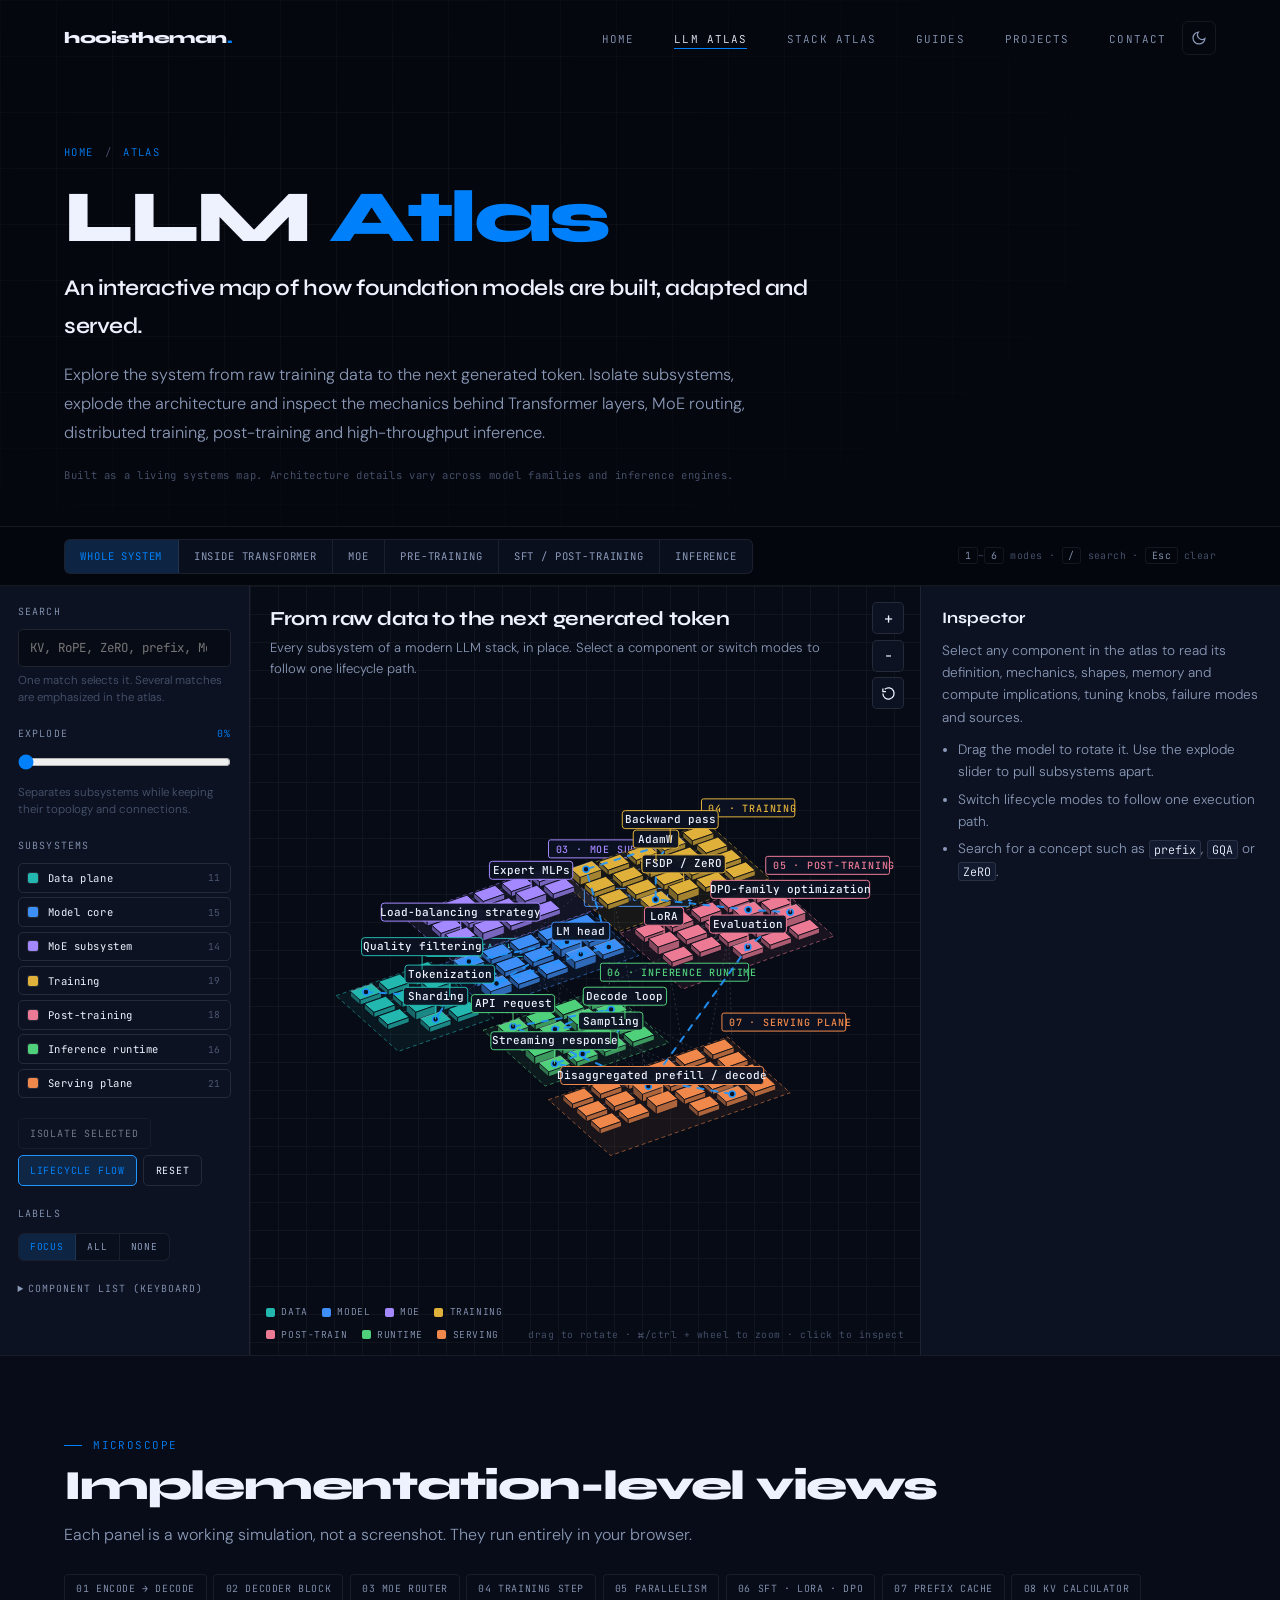
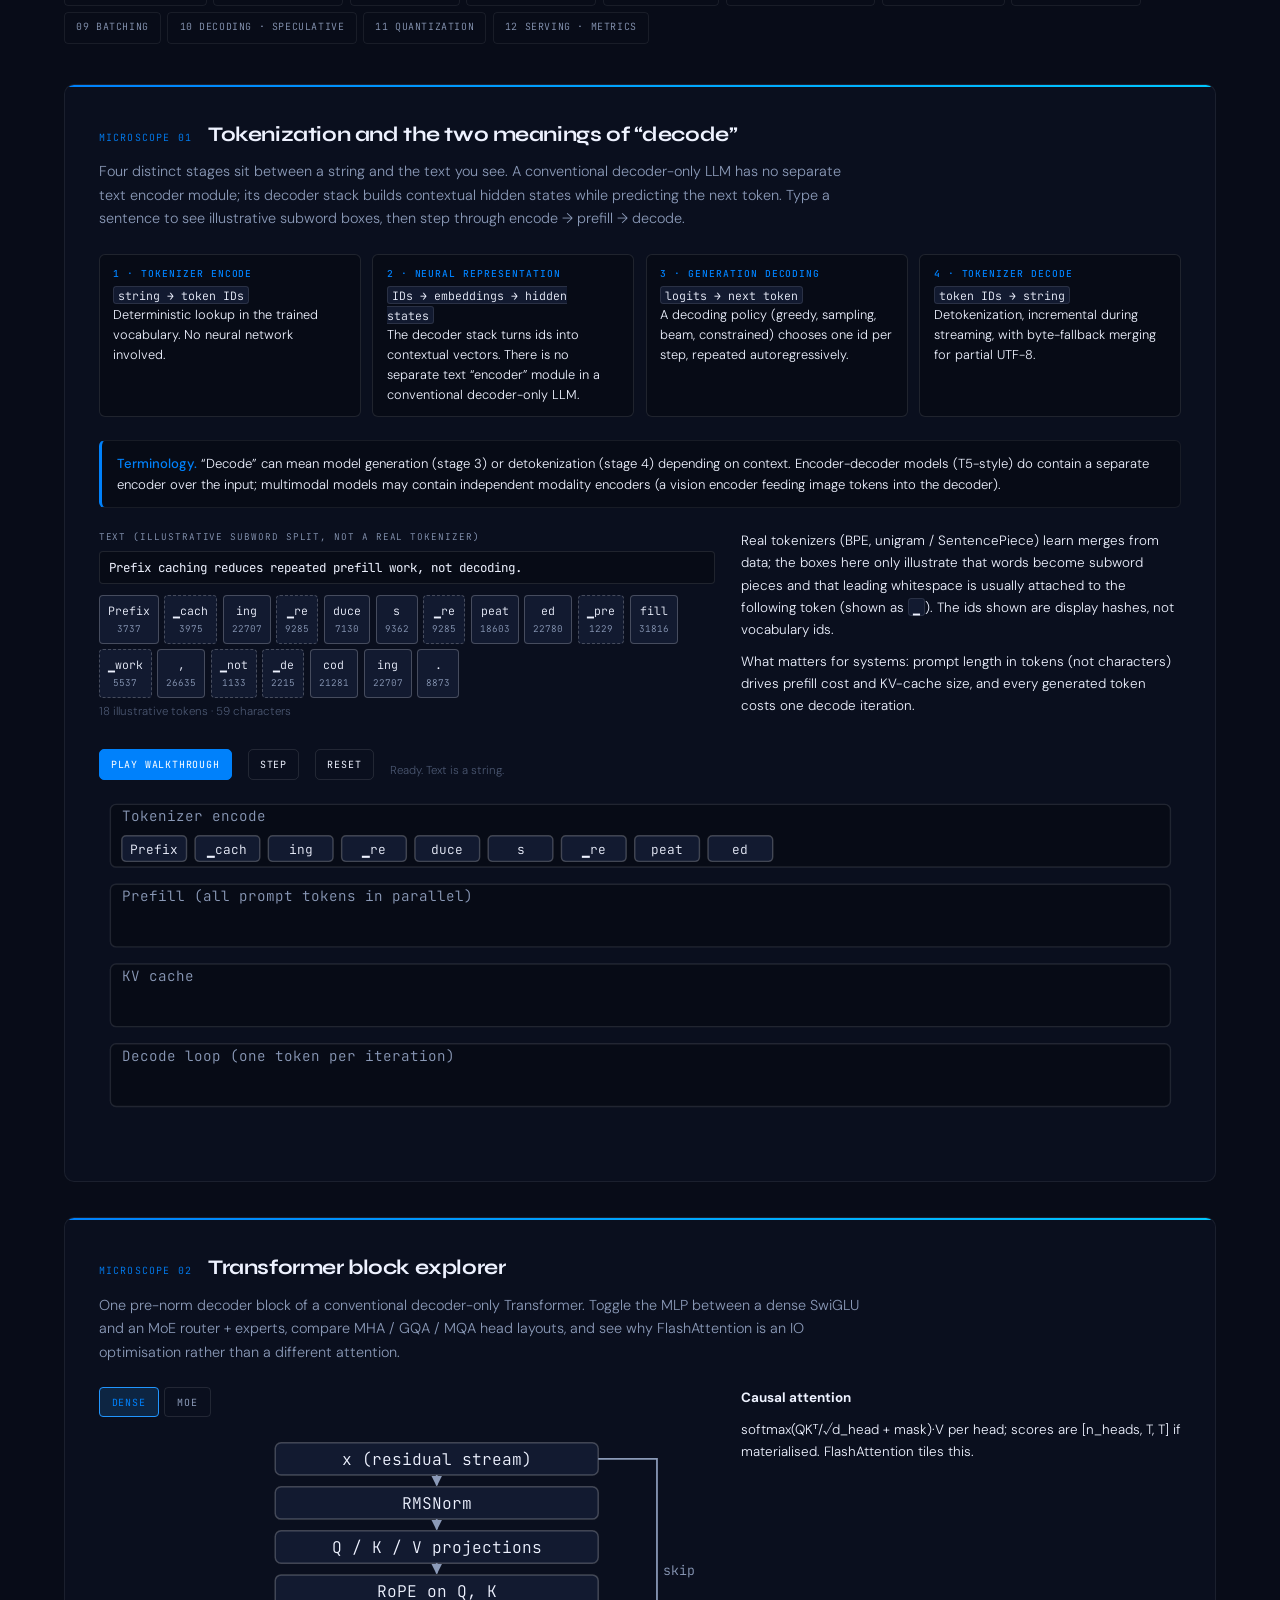
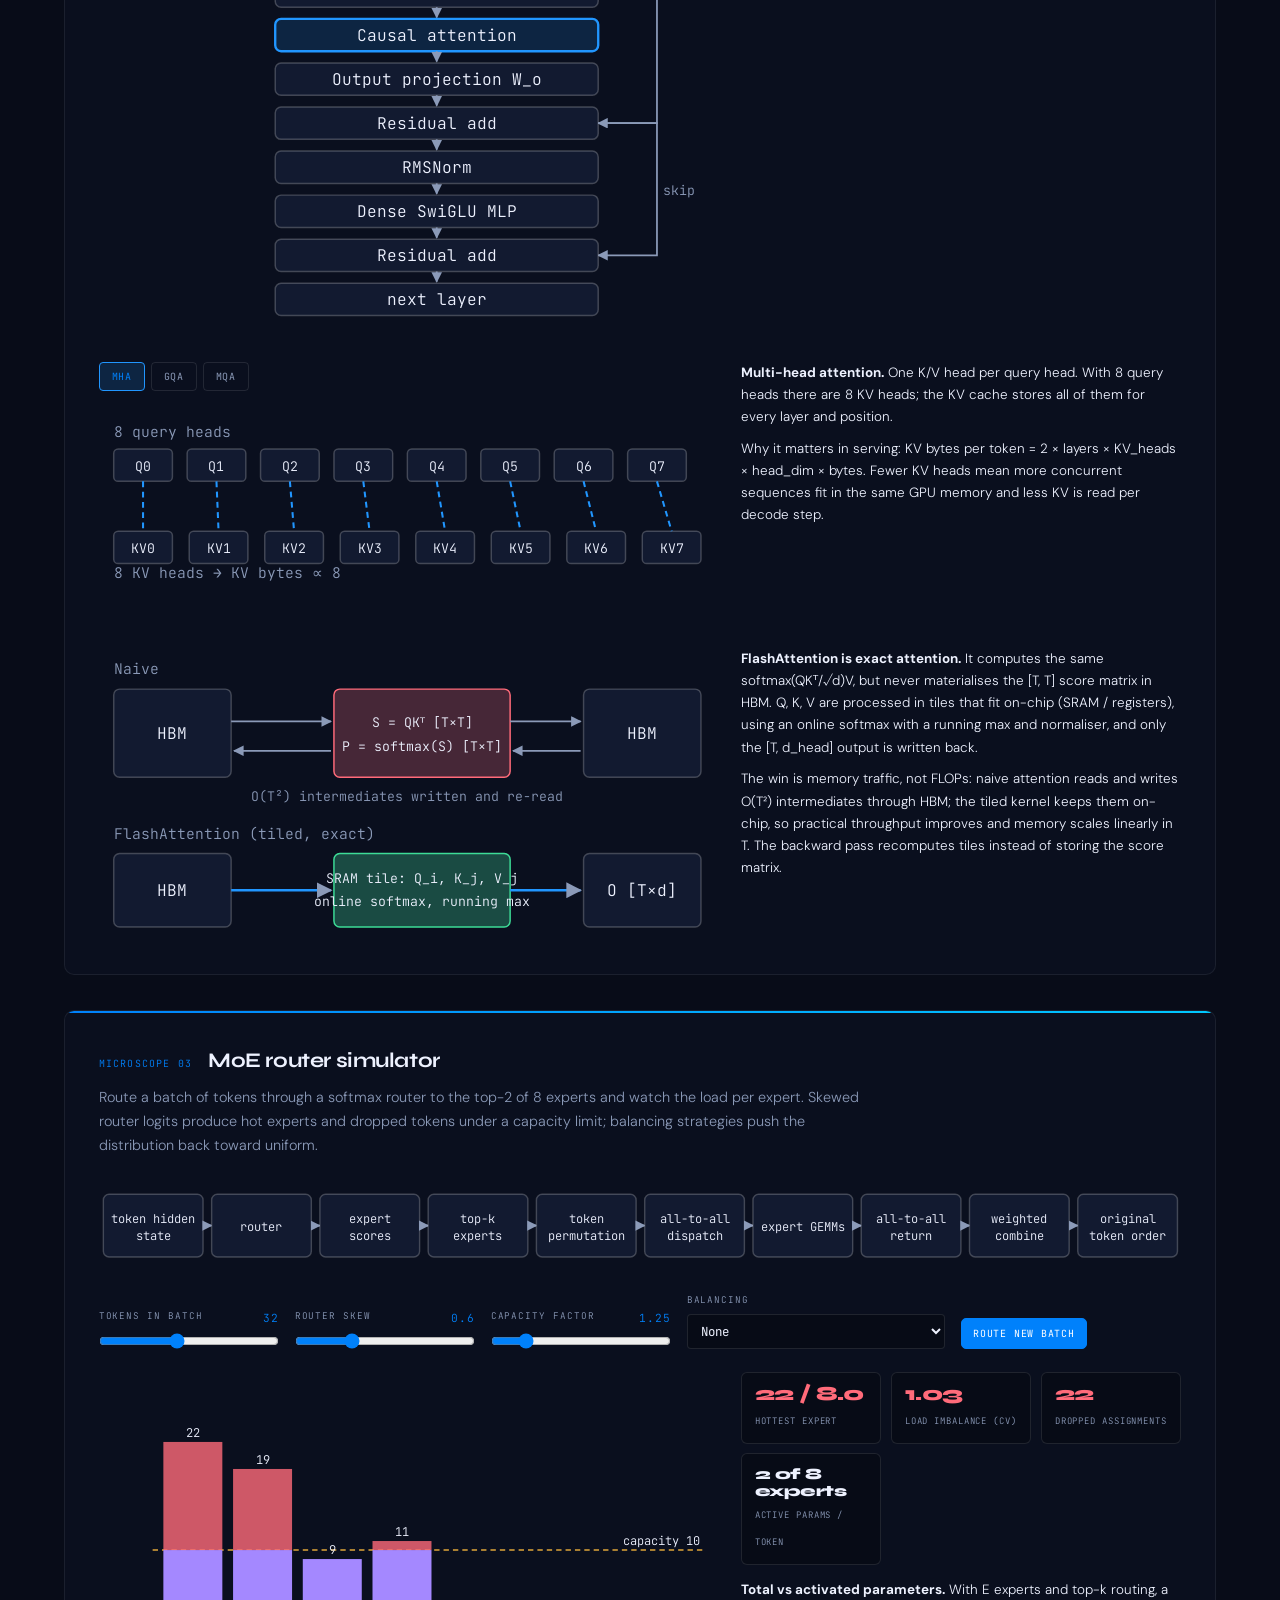
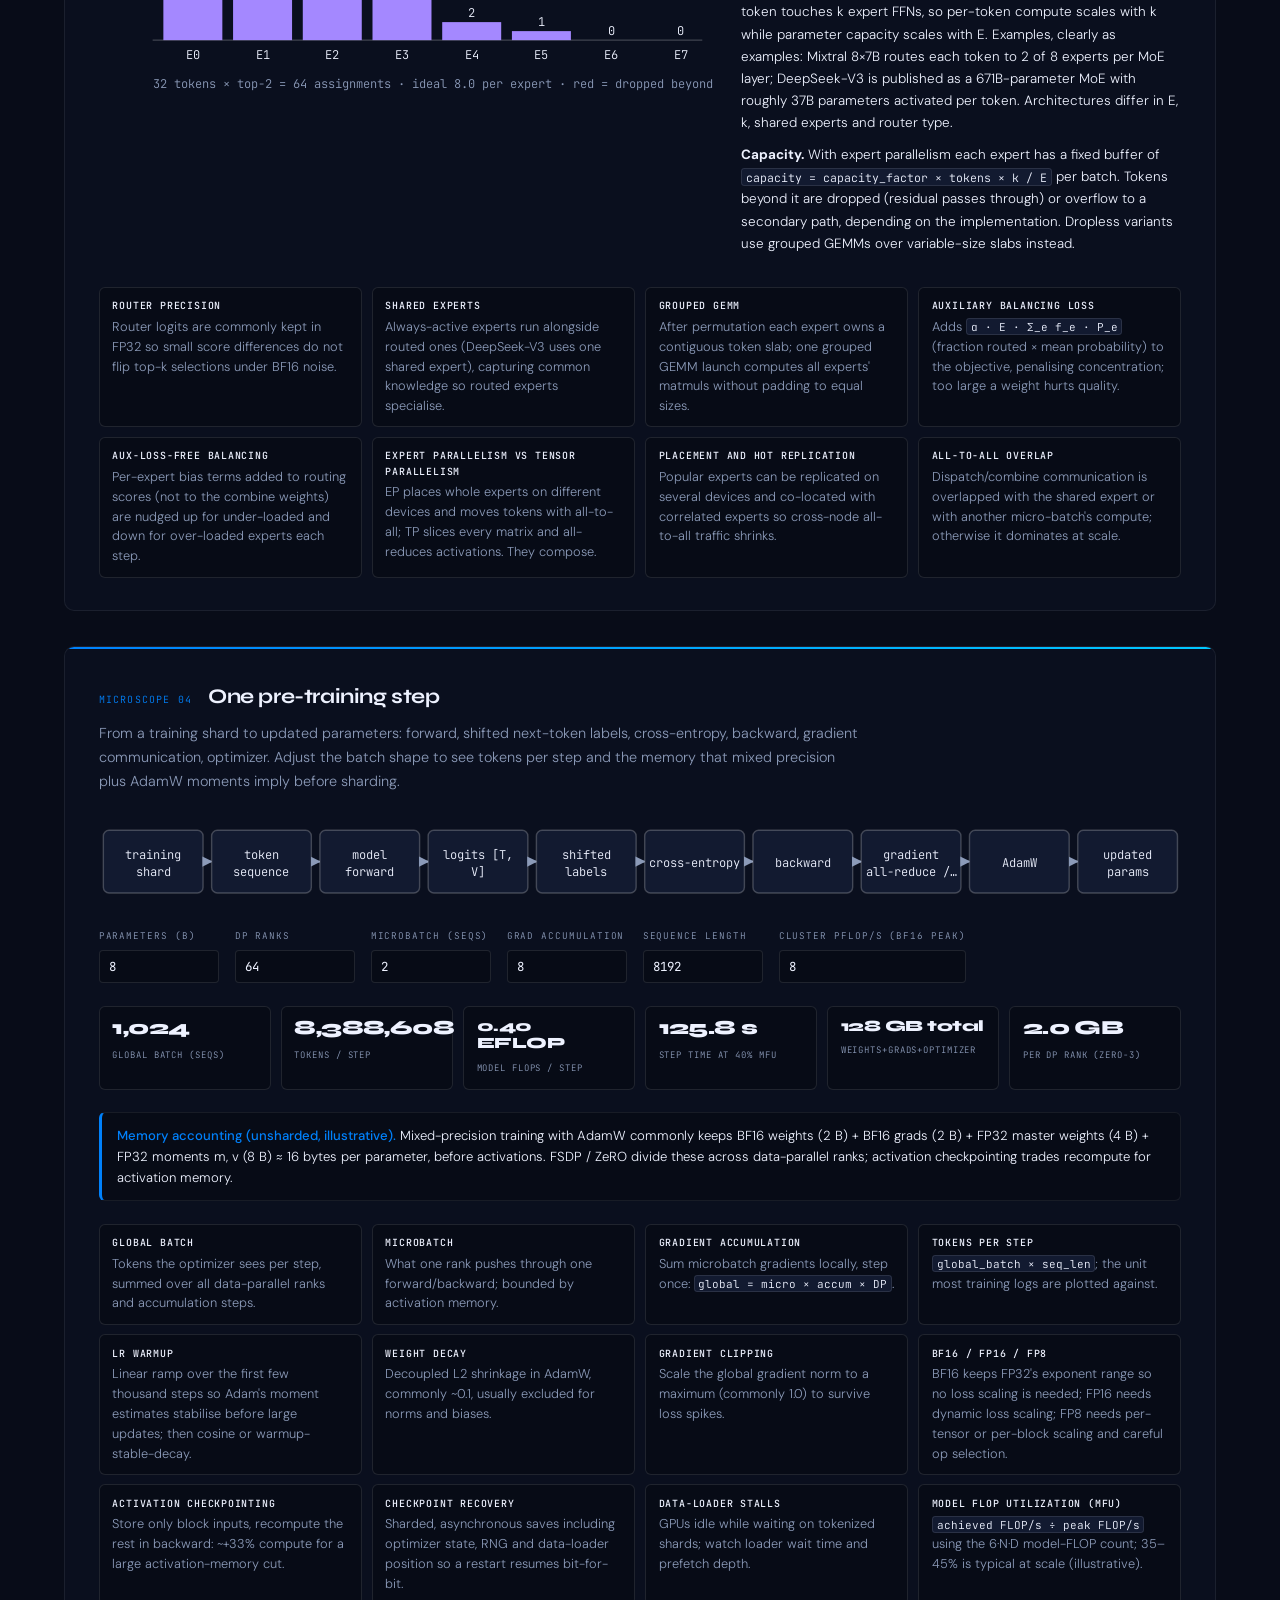
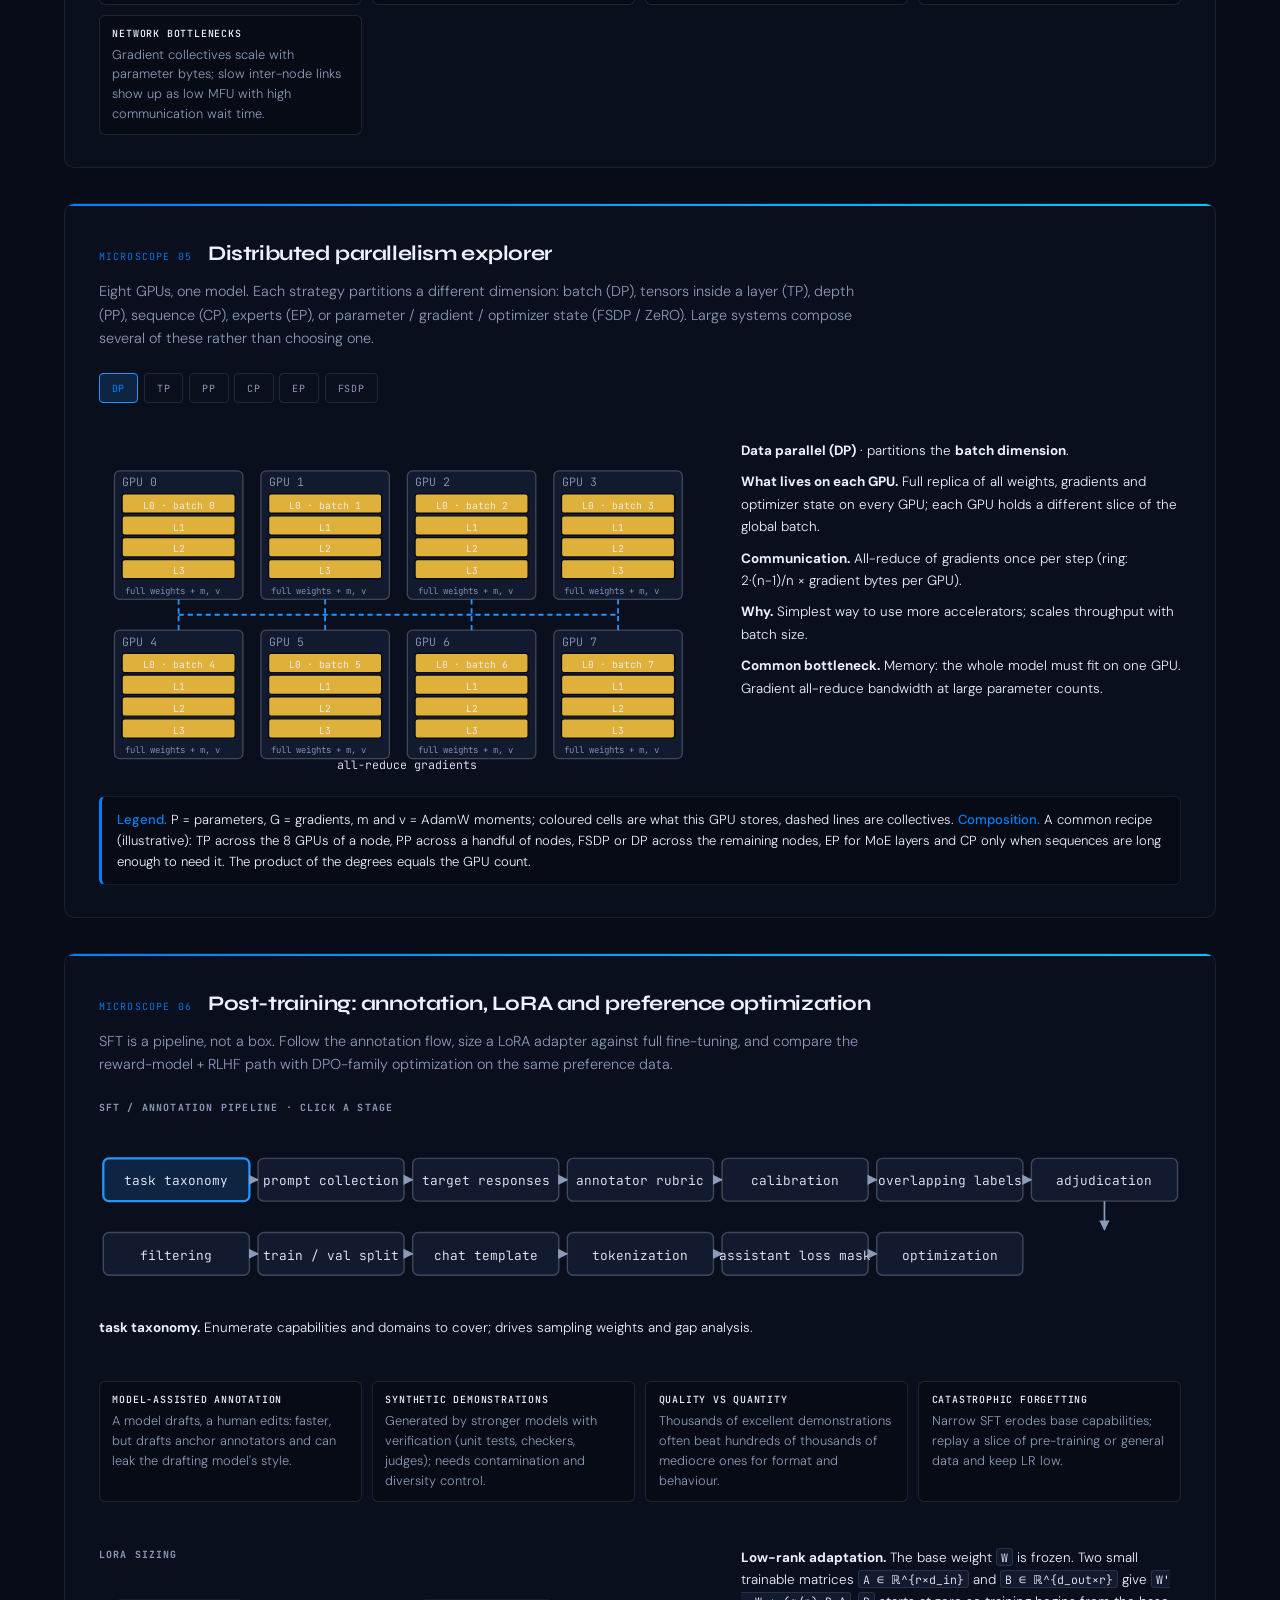
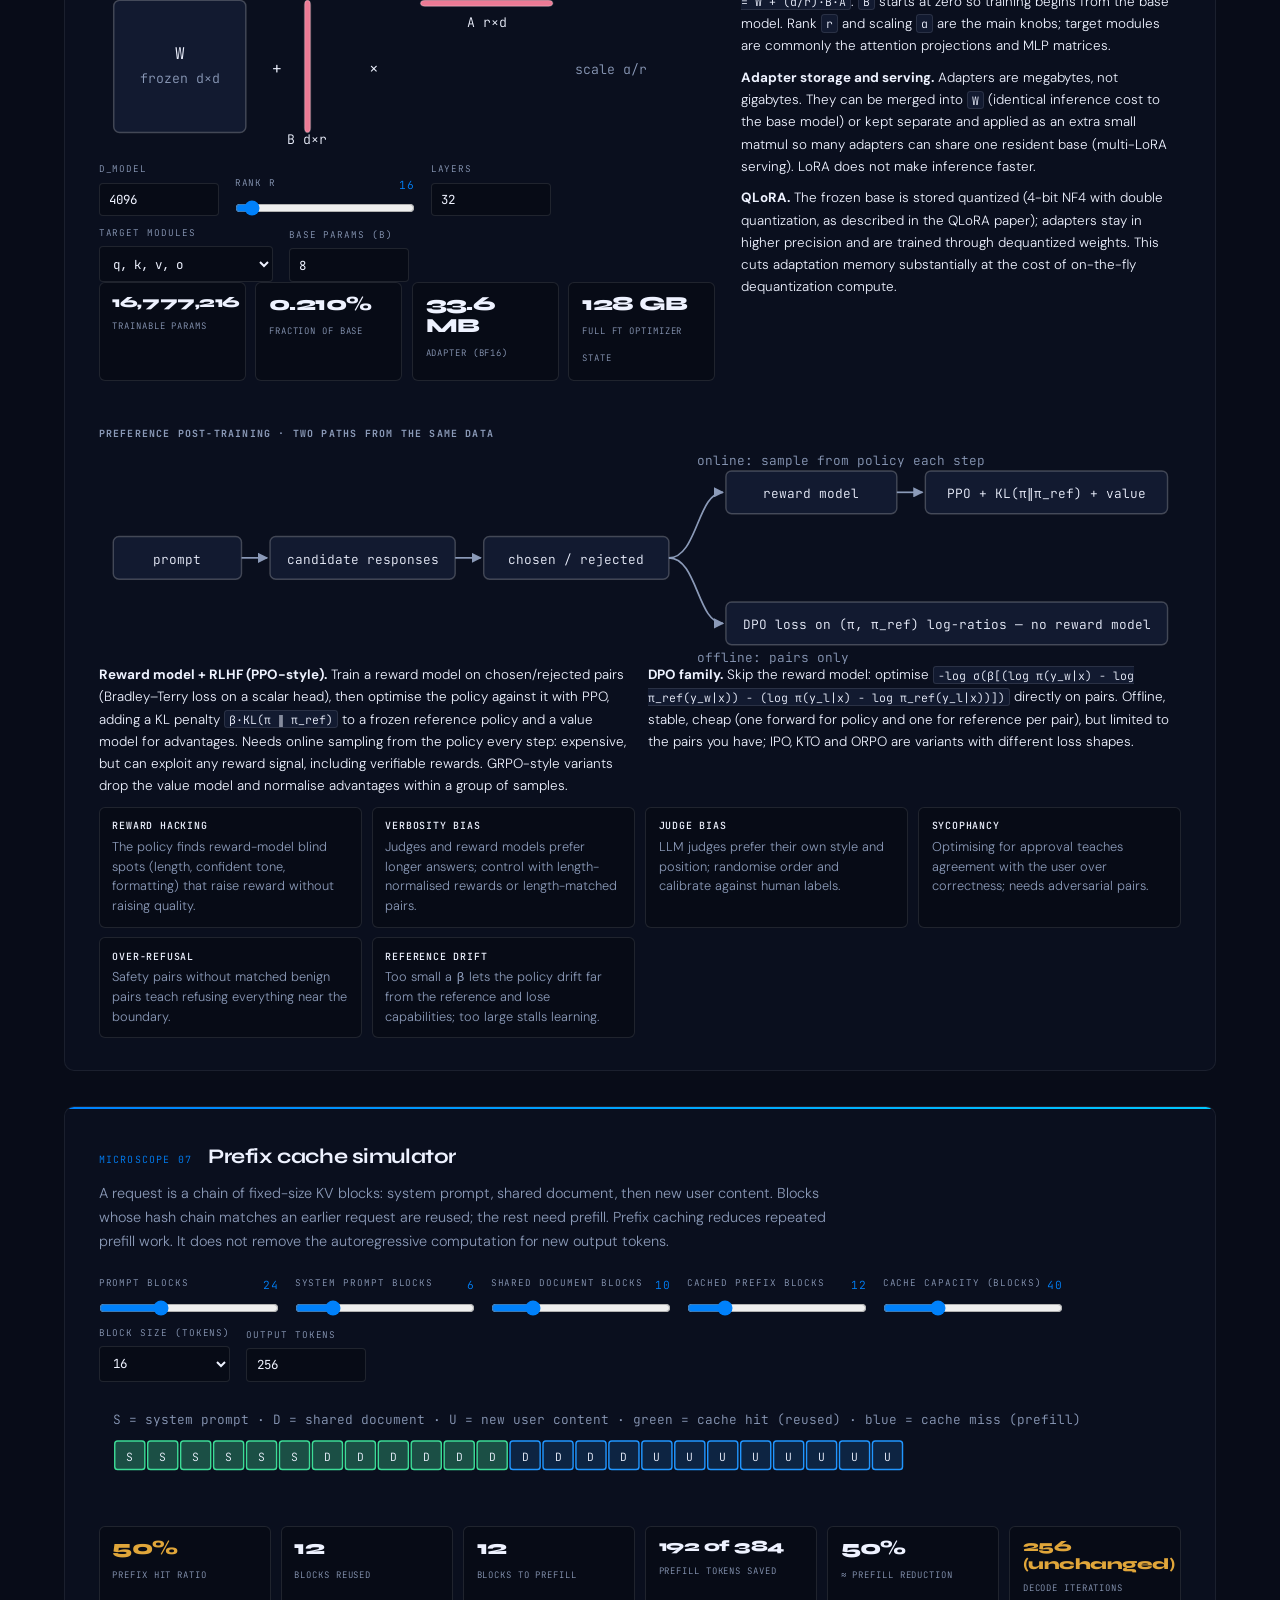
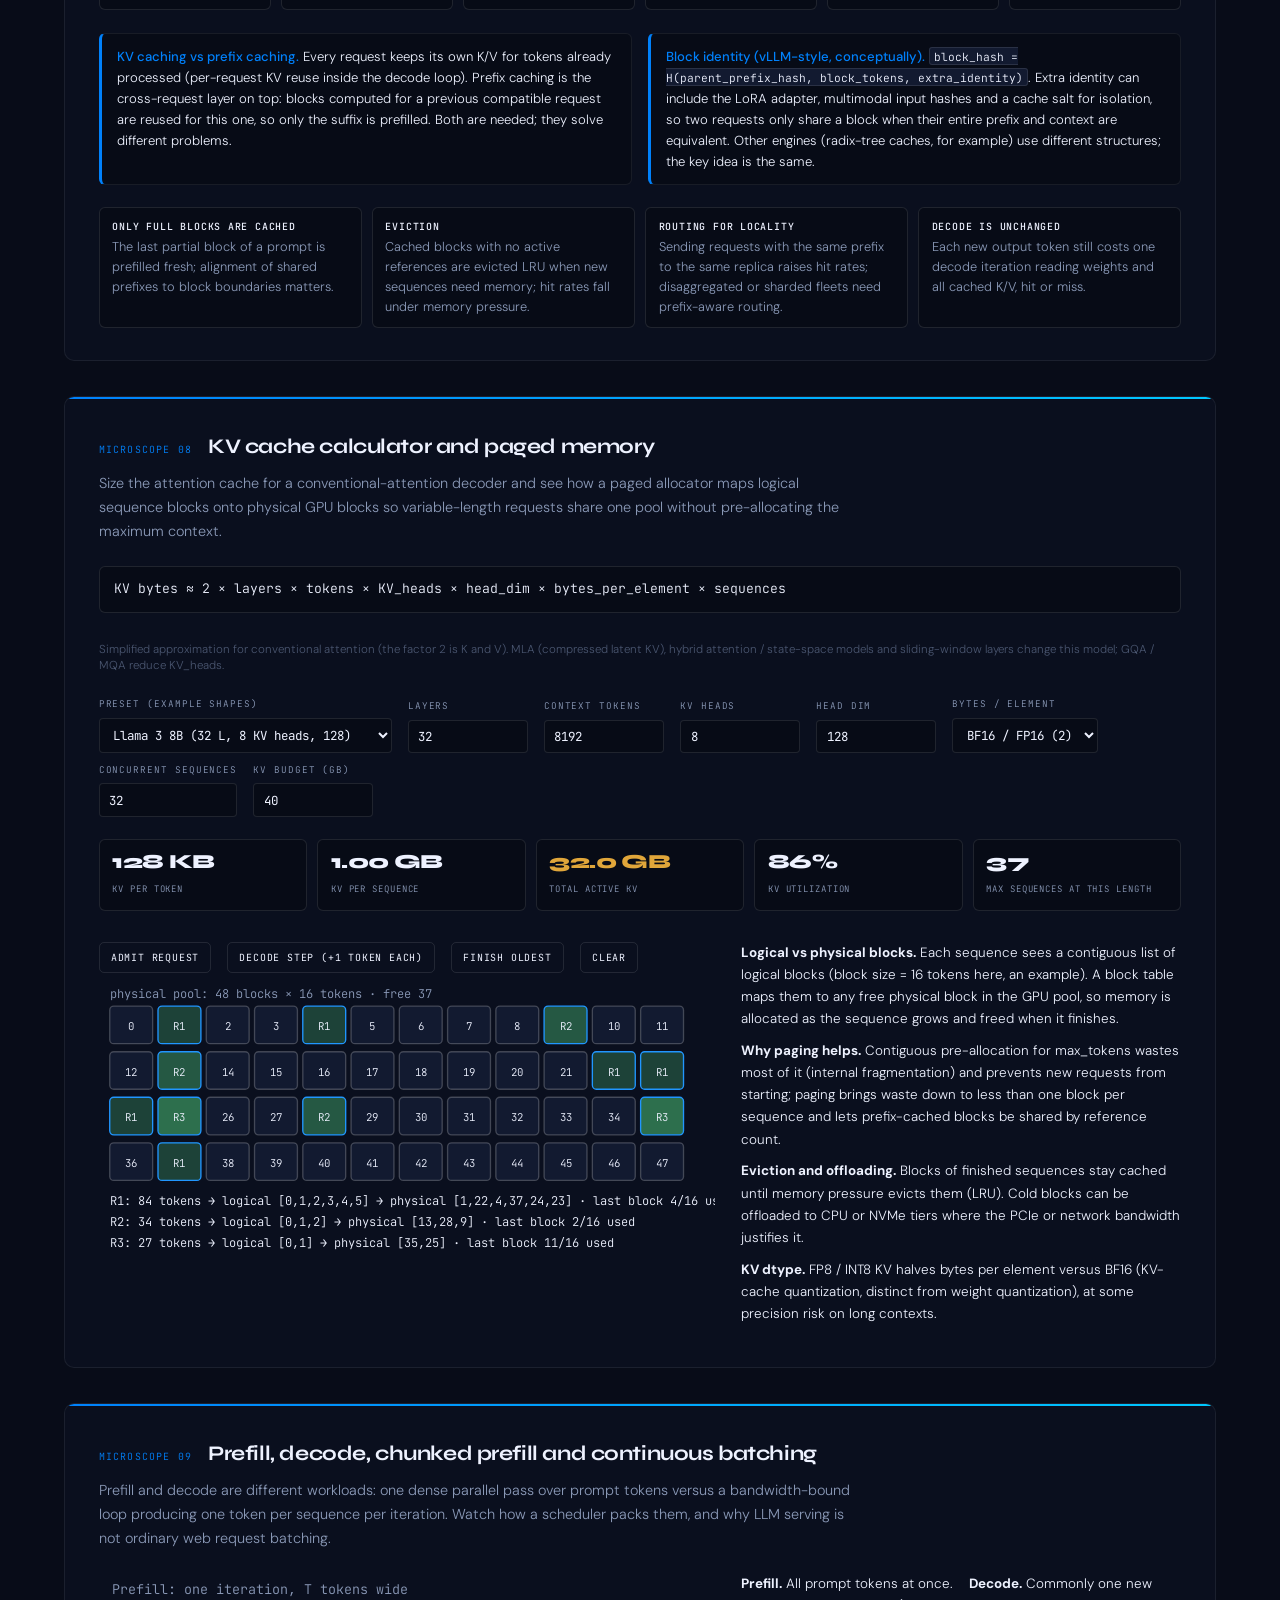
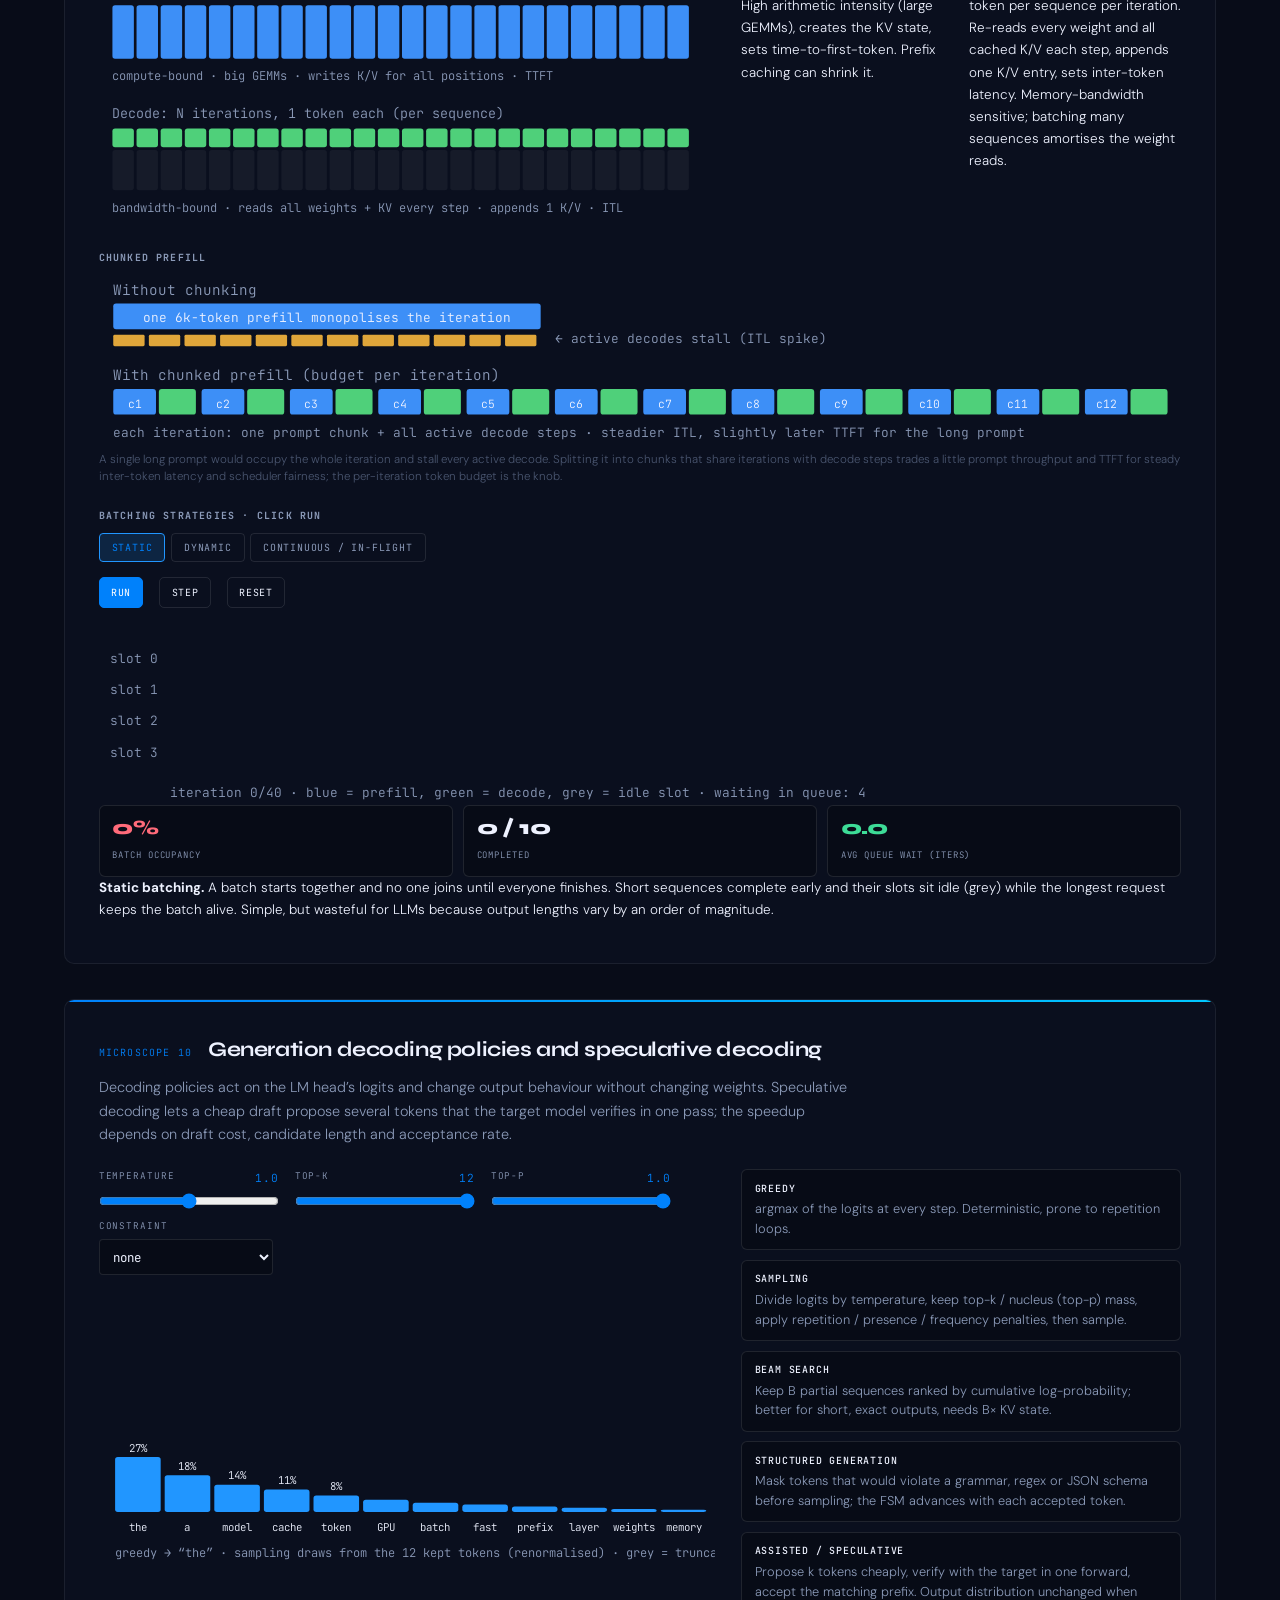
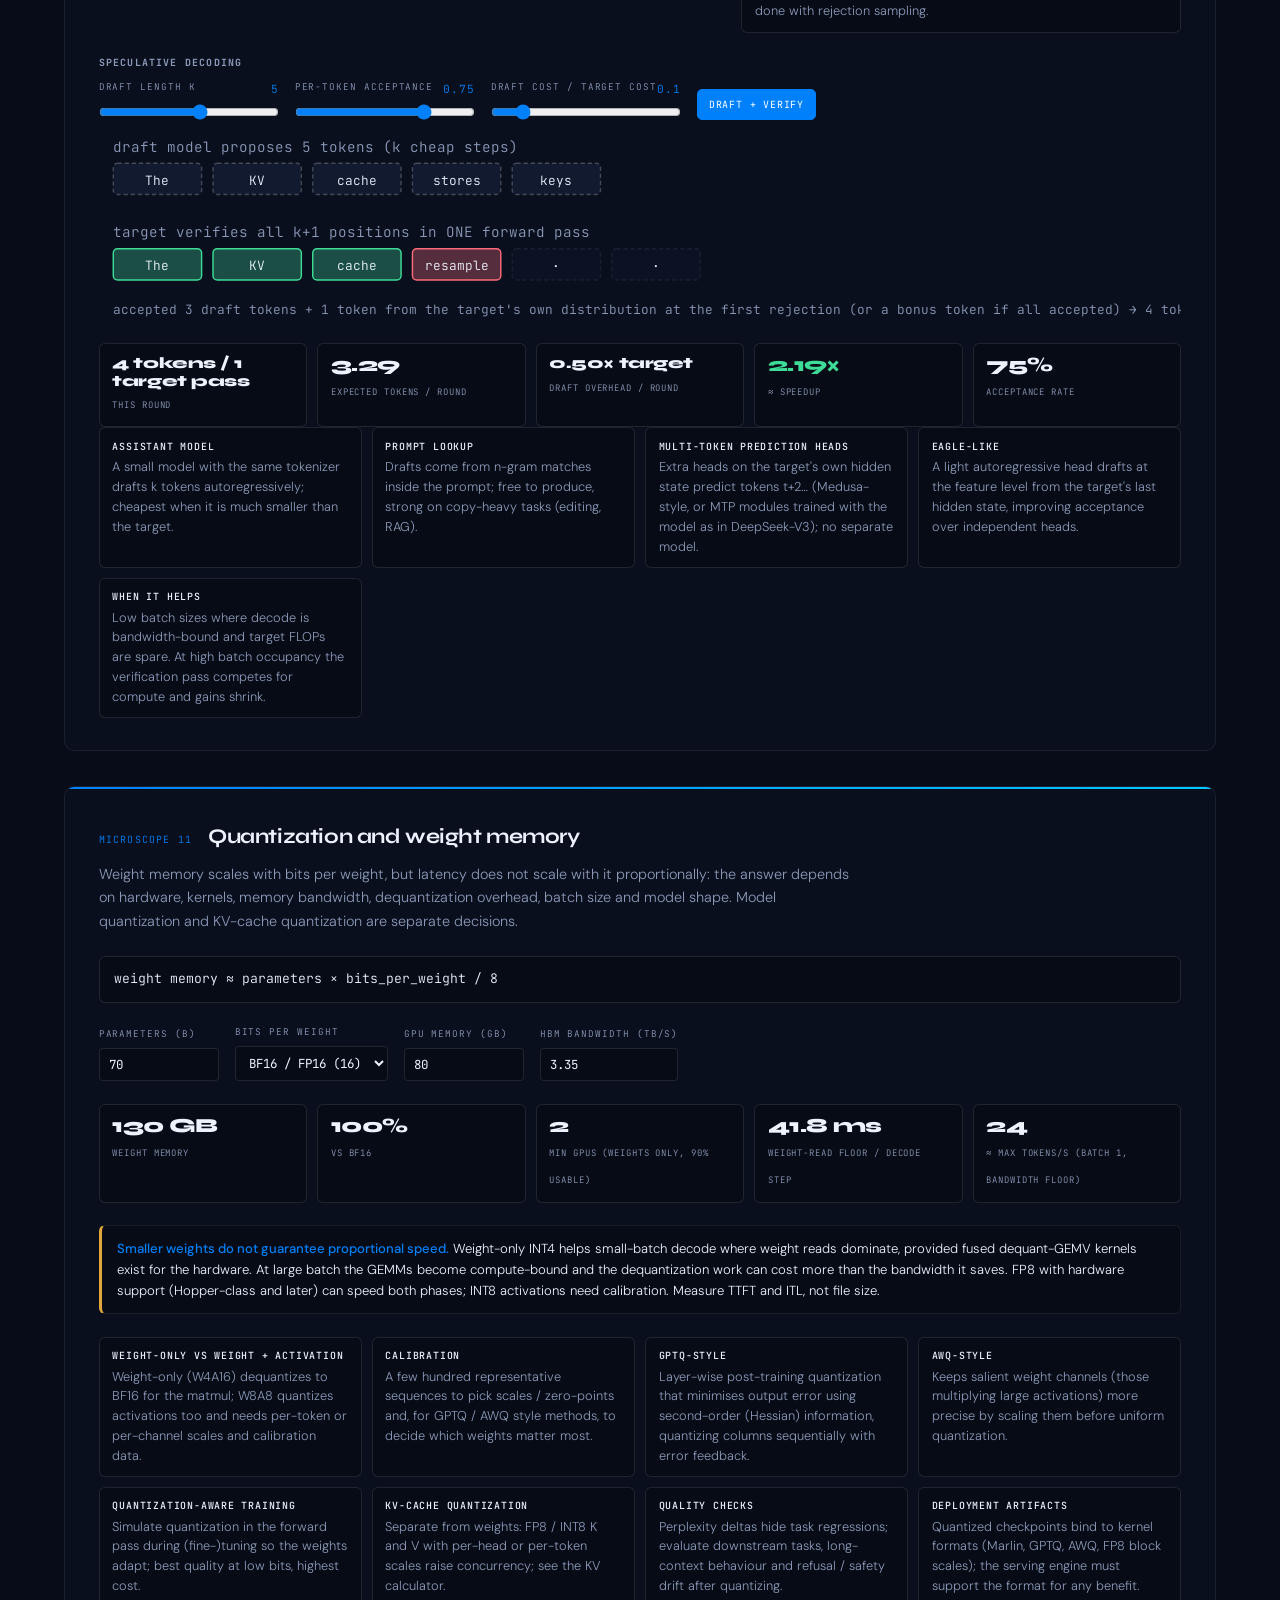
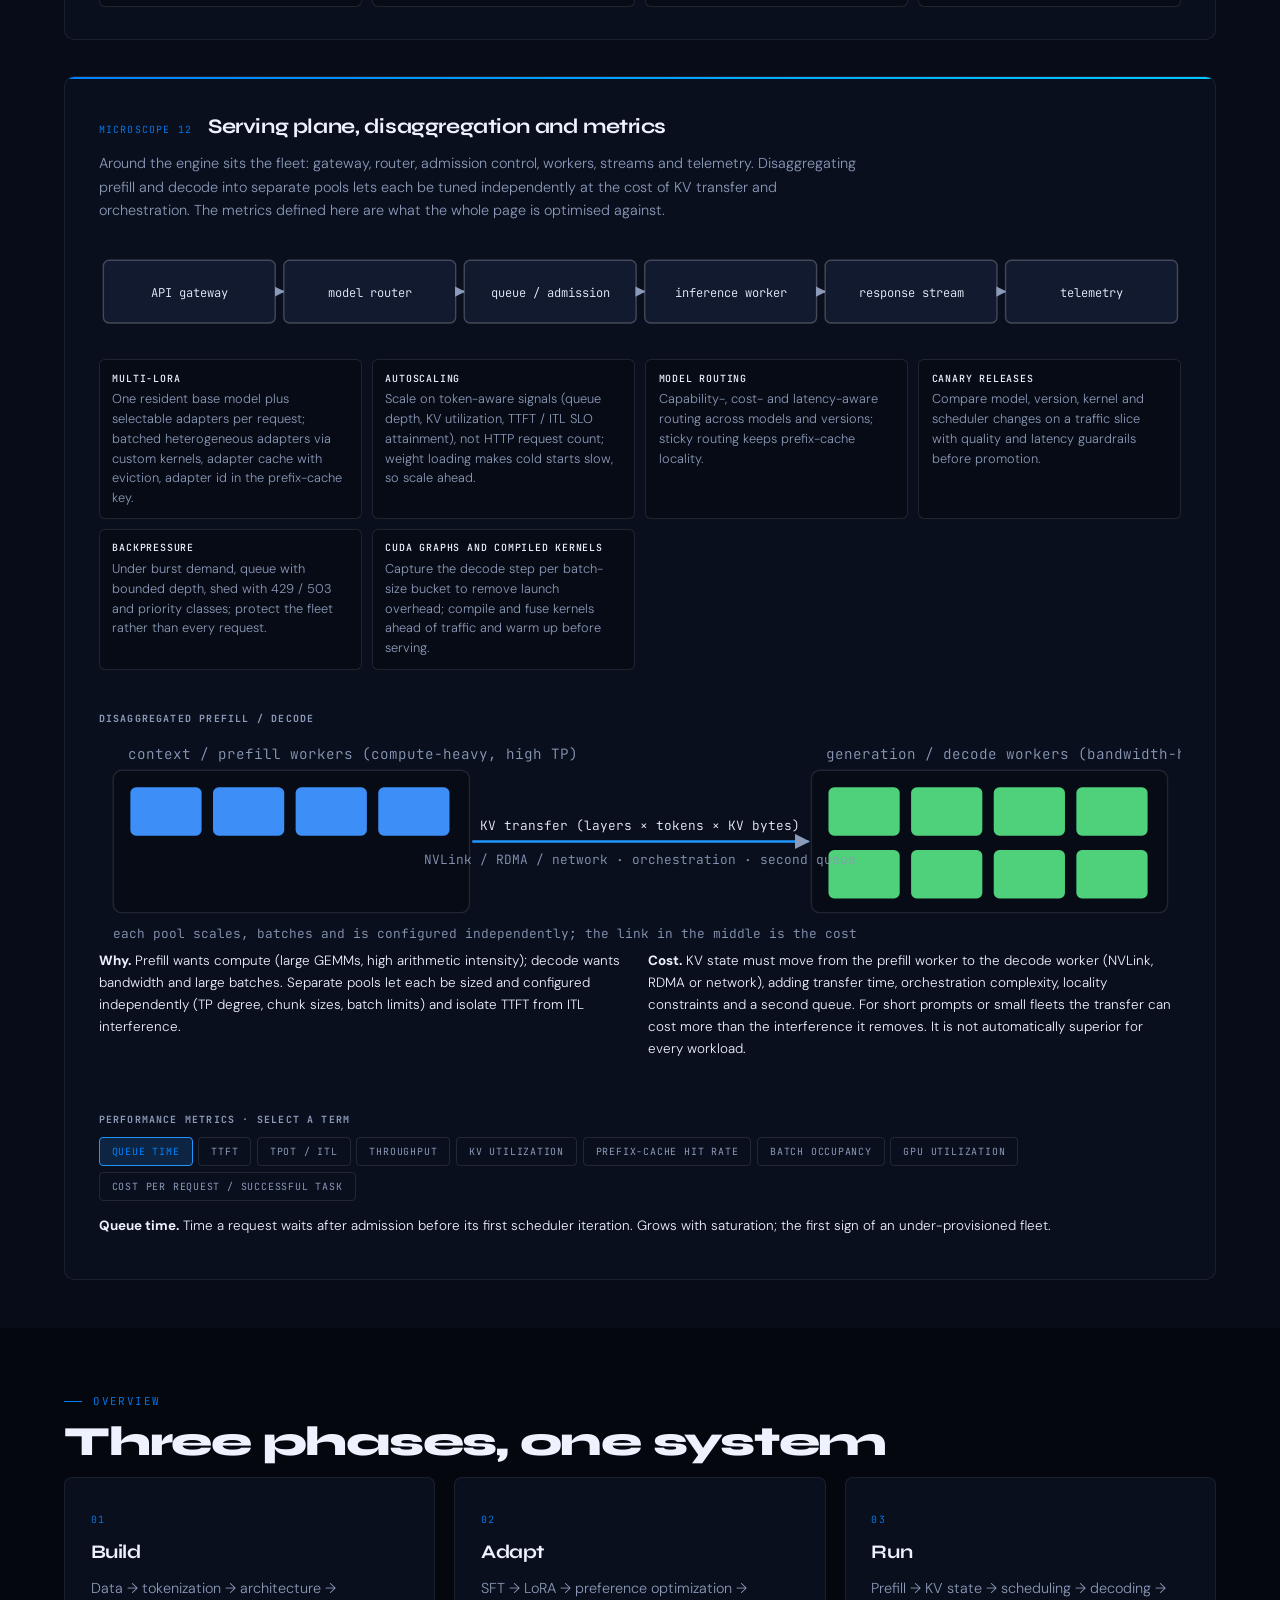
<file: llm-atlas/index.html>
<!DOCTYPE html>
<html lang="en">
<head>
<meta charset="UTF-8">
<meta name="viewport" content="width=device-width, initial-scale=1.0">
<meta name="description" content="An interactive systems atlas of modern large language models—from datasets, tokenization and Transformer internals to MoE routing, post-training, KV caches, continuous batching and production inference.">
<meta name="author" content="Hooman Mohammadi">
<meta name="theme-color" content="#05070f">
<meta name="color-scheme" content="dark light">
<link rel="canonical" href="https://hooistheman.vercel.app/llm-atlas">

<meta property="og:type" content="article">
<meta property="og:title" content="LLM Atlas — Interactive LLM Systems Explorer | Hooman Mohammadi">
<meta property="og:description" content="An interactive systems atlas of modern large language models—from datasets, tokenization and Transformer internals to MoE routing, post-training, KV caches, continuous batching and production inference.">
<meta property="og:url" content="https://hooistheman.vercel.app/llm-atlas">
<meta property="og:site_name" content="Hooman Mohammadi">
<meta name="twitter:card" content="summary">
<meta name="twitter:title" content="LLM Atlas — Interactive LLM Systems Explorer | Hooman Mohammadi">
<meta name="twitter:description" content="An interactive systems atlas of modern large language models—from datasets, tokenization and Transformer internals to MoE routing, post-training, KV caches, continuous batching and production inference.">

<title>LLM Atlas — Interactive LLM Systems Explorer | Hooman Mohammadi</title>

<link rel="icon" href="data:image/svg+xml,%3Csvg xmlns='http://www.w3.org/2000/svg' viewBox='0 0 100 100'%3E%3Crect width='100' height='100' rx='20' fill='%230081FB'/%3E%3Ctext x='50' y='68' font-family='sans-serif' font-size='60' font-weight='800' text-anchor='middle' fill='white'%3Eh%3C/text%3E%3C/svg%3E">

<link rel="preconnect" href="https://fonts.googleapis.com">
<link rel="preconnect" href="https://fonts.gstatic.com" crossorigin>
<link href="https://fonts.googleapis.com/css2?family=Syne:wght@400;500;600;700;800&family=JetBrains+Mono:wght@300;400;500&family=DM+Sans:ital,wght@0,300;0,400;0,500;1,300&display=swap" rel="stylesheet">
<link rel="stylesheet" href="/atlas-core/atlas.css">
<link rel="stylesheet" href="/llm-atlas/theme.css">
<link rel="modulepreload" href="/llm-atlas/js/main.js">
<link rel="modulepreload" href="/atlas-core/js/app.js">
<link rel="modulepreload" href="/llm-atlas/js/data/components.js">
<link rel="modulepreload" href="/llm-atlas/js/data/components/data.js">
<link rel="modulepreload" href="/llm-atlas/js/data/components/model.js">
<link rel="modulepreload" href="/llm-atlas/js/data/components/moe.js">
<link rel="modulepreload" href="/llm-atlas/js/data/components/training.js">
<link rel="modulepreload" href="/llm-atlas/js/data/components/posttraining.js">
<link rel="modulepreload" href="/llm-atlas/js/data/components/runtime.js">
<link rel="modulepreload" href="/llm-atlas/js/data/components/serving.js">
<script>
  // Apply a stored theme before first paint to avoid a flash. Dark is the site default.
  try { var t = localStorage.getItem('llm-atlas.theme'); if (t === 'light') document.documentElement.setAttribute('data-theme', 'light'); } catch (e) {}
</script>
</head>
<body>

<a href="#main" class="skip">Skip to content</a>

<nav id="nav" aria-label="Primary">
  <a href="/" class="logo" aria-label="Home">hooistheman<span>.</span></a>
  <ul class="navl">
    <li><a href="/">Home</a></li>
    <li><a href="/llm-atlas" aria-current="page">LLM Atlas</a></li>
    <li><a href="/stack-atlas">Stack Atlas</a></li>
    <li class="hm"><a href="/guides/">Guides</a></li>
    <li class="hm"><a href="/#projects">Projects</a></li>
    <li class="hm"><a href="/#contact">Contact</a></li>
  </ul>
  <button type="button" class="theme-btn" id="theme-btn" aria-pressed="false" aria-label="Switch to light theme" title="Toggle light / dark theme">
    <svg class="ic-sun" viewBox="0 0 24 24" fill="none" stroke="currentColor" stroke-width="1.8" aria-hidden="true"><circle cx="12" cy="12" r="4"/><path d="M12 2v2M12 20v2M4.9 4.9l1.4 1.4M17.7 17.7l1.4 1.4M2 12h2M20 12h2M4.9 19.1l1.4-1.4M17.7 6.3l1.4-1.4"/></svg>
    <svg class="ic-moon" viewBox="0 0 24 24" fill="none" stroke="currentColor" stroke-width="1.8" aria-hidden="true"><path d="M21 12.8A9 9 0 1 1 11.2 3a7 7 0 0 0 9.8 9.8z"/></svg>
  </button>
</nav>

<header class="ph">
  <div class="hgrid" aria-hidden="true"></div>
  <div class="wrap">
    <p class="crumb"><a href="/">Home</a> <i>/</i> Atlas</p>
    <h1 class="ptitle">LLM <span class="ac">Atlas</span></h1>
    <p class="psub">An interactive map of how foundation models are built, adapted and served.</p>
    <p class="plead">Explore the system from raw training data to the next generated token. Isolate subsystems, explode the architecture and inspect the mechanics behind Transformer layers, MoE routing, distributed training, post-training and high-throughput inference.</p>
    <p class="pnote">Built as a living systems map. Architecture details vary across model families and inference engines.</p>
  </div>
</header>

<main id="main">

  <!-- ================= MODE BAR ================= -->
  <div class="mode-bar" id="mode-bar">
    <div class="mode-in">
      <div class="seg" role="group" aria-label="Lifecycle mode" id="mode-seg"></div>
      <div class="mode-hint" aria-hidden="true"><kbd>1</kbd>–<kbd>6</kbd> modes · <kbd>/</kbd> search · <kbd>Esc</kbd> clear</div>
    </div>
  </div>

  <!-- ================= ATLAS ================= -->
  <section class="atlas" aria-label="Interactive atlas">

    <aside class="controls" id="controls" aria-label="Atlas controls">
      <details class="ctl-mobile" id="ctl-details" open>
        <summary>Filters &amp; controls</summary>
        <div class="ctl-body">
          <div class="ctl-group">
            <label class="ctl-label" for="search">Search</label>
            <div class="search-wrap">
              <input type="search" id="search" placeholder="KV, RoPE, ZeRO, prefix, MoE…" autocomplete="off" aria-controls="search-results" aria-expanded="false" role="combobox" aria-autocomplete="list">
              <ul id="search-results" class="search-results" role="listbox" aria-label="Search results"></ul>
            </div>
            <p class="ctl-help" id="search-help">One match selects it. Several matches are emphasized in the atlas.</p>
          </div>

          <div class="ctl-group">
            <label class="ctl-label" for="explode">Explode <output for="explode" id="explode-out">0%</output></label>
            <input type="range" id="explode" min="0" max="100" value="0" aria-describedby="explode-help">
            <p class="ctl-help" id="explode-help">Separates subsystems while keeping their topology and connections.</p>
          </div>

          <div class="ctl-group">
            <span class="ctl-label" id="sub-label">Subsystems</span>
            <ul class="sub-toggles" id="sub-toggles" aria-labelledby="sub-label"></ul>
          </div>

          <div class="ctl-group ctl-row">
            <button type="button" class="btn" id="isolate-btn" aria-pressed="false" disabled>Isolate selected</button>
            <button type="button" class="btn" id="flow-btn" aria-pressed="true">Lifecycle flow</button>
            <button type="button" class="btn" id="reset-btn">Reset</button>
          </div>

          <div class="ctl-group">
            <span class="ctl-label" id="labels-label">Labels</span>
            <div class="seg small" role="group" aria-labelledby="labels-label" id="labels-seg">
              <button type="button" data-labels="focus" aria-pressed="true">Focus</button>
              <button type="button" data-labels="all" aria-pressed="false">All</button>
              <button type="button" data-labels="none" aria-pressed="false">None</button>
            </div>
          </div>

          <div class="ctl-group">
            <details class="list-details">
              <summary>Component list (keyboard)</summary>
              <div id="component-list" class="component-list"></div>
            </details>
          </div>
        </div>
      </details>
    </aside>

    <div class="viewer-col">
      <div class="viewer" id="viewer" tabindex="0" role="application" aria-label="Exploded 3D atlas of an LLM system. Drag to rotate. Arrow keys rotate, plus and minus zoom, Escape clears selection. Use the component list for keyboard selection." aria-describedby="viewer-desc">
        <p id="viewer-desc" class="sr-only">Seven subsystems are shown as plates carrying labelled components: data plane, model core, MoE subsystem, training, post-training, inference runtime and serving plane. Selecting a component opens its inspector.</p>
        <div class="viewer-caption" aria-live="polite">
          <p class="mode-title" id="mode-title"></p>
          <p class="mode-lead" id="mode-lead"></p>
        </div>
        <svg id="scene" class="scene" xmlns="http://www.w3.org/2000/svg" aria-hidden="true" focusable="false"></svg>
        <div class="viewer-tools" role="group" aria-label="View">
          <button type="button" class="tool" id="zoom-in" aria-label="Zoom in" title="Zoom in (+)">+</button>
          <button type="button" class="tool" id="zoom-out" aria-label="Zoom out" title="Zoom out (−)">−</button>
          <button type="button" class="tool" id="view-reset" aria-label="Reset view" title="Reset view">
            <svg viewBox="0 0 24 24" fill="none" stroke="currentColor" stroke-width="2" aria-hidden="true"><path d="M3 12a9 9 0 1 0 3-6.7"/><path d="M3 4v5h5"/></svg>
          </button>
        </div>
        <div class="viewer-legend" aria-hidden="true" id="legend"></div>
        <p class="viewer-hint" aria-hidden="true">drag to rotate · ⌘/ctrl + wheel to zoom · click to inspect</p>
      </div>
    </div>

    <aside class="inspector" id="inspector" aria-label="Component inspector" aria-live="polite"></aside>
  </section>

  <!-- ================= MICROSCOPES ================= -->
  <section class="scopes" aria-labelledby="scopes-title">
    <div class="wrap">
      <p class="slabel">Microscope</p>
      <h2 class="stitle" id="scopes-title">Implementation-level views</h2>
      <p class="sintro">Each panel is a working simulation, not a screenshot. They run entirely in your browser.</p>
      <nav class="scope-nav" aria-label="Microscope panels" id="scope-nav"></nav>
    </div>
    <div class="wrap scope-list" id="scope-list"></div>
  </section>

  <!-- ================= PHASES ================= -->
  <section class="phases" aria-labelledby="phases-title">
    <div class="wrap">
      <p class="slabel">Overview</p>
      <h2 class="stitle" id="phases-title">Three phases, one system</h2>
      <div class="phase-grid">
        <article class="phase"><span class="phase-n">01</span><h3>Build</h3><p>Data → tokenization → architecture → distributed pre-training.</p><button type="button" class="link-btn" data-mode="pretraining">Open pre-training mode</button></article>
        <article class="phase"><span class="phase-n">02</span><h3>Adapt</h3><p>SFT → LoRA → preference optimization → evaluation.</p><button type="button" class="link-btn" data-mode="posttraining">Open post-training mode</button></article>
        <article class="phase"><span class="phase-n">03</span><h3>Run</h3><p>Prefill → KV state → scheduling → decoding → serving.</p><button type="button" class="link-btn" data-mode="inference">Open inference mode</button></article>
      </div>
    </div>
  </section>

  <!-- ================= REFERENCES ================= -->
  <section class="refs" aria-labelledby="refs-title">
    <div class="wrap">
      <p class="slabel">Sources</p>
      <h2 class="stitle" id="refs-title">Sources &amp; further reading</h2>
      <p class="sintro">Primary papers and official documentation used for the technical facts in this atlas. Components cite them individually in the inspector.</p>
      <ol class="ref-list" id="ref-list"></ol>
    </div>
  </section>

</main>

<footer>
  <p class="ftc"><a href="/">Hooman Mohammadi</a> · LLM Atlas</p>
  <p class="ftn">Living systems map · <span>Sep 2026</span></p>
</footer>

<noscript><div class="noscript">The LLM Atlas is an interactive instrument and needs JavaScript. The sources list above still works without it.</div></noscript>
<script type="module" src="/llm-atlas/js/main.js"></script>
</body>
</html>
</file>
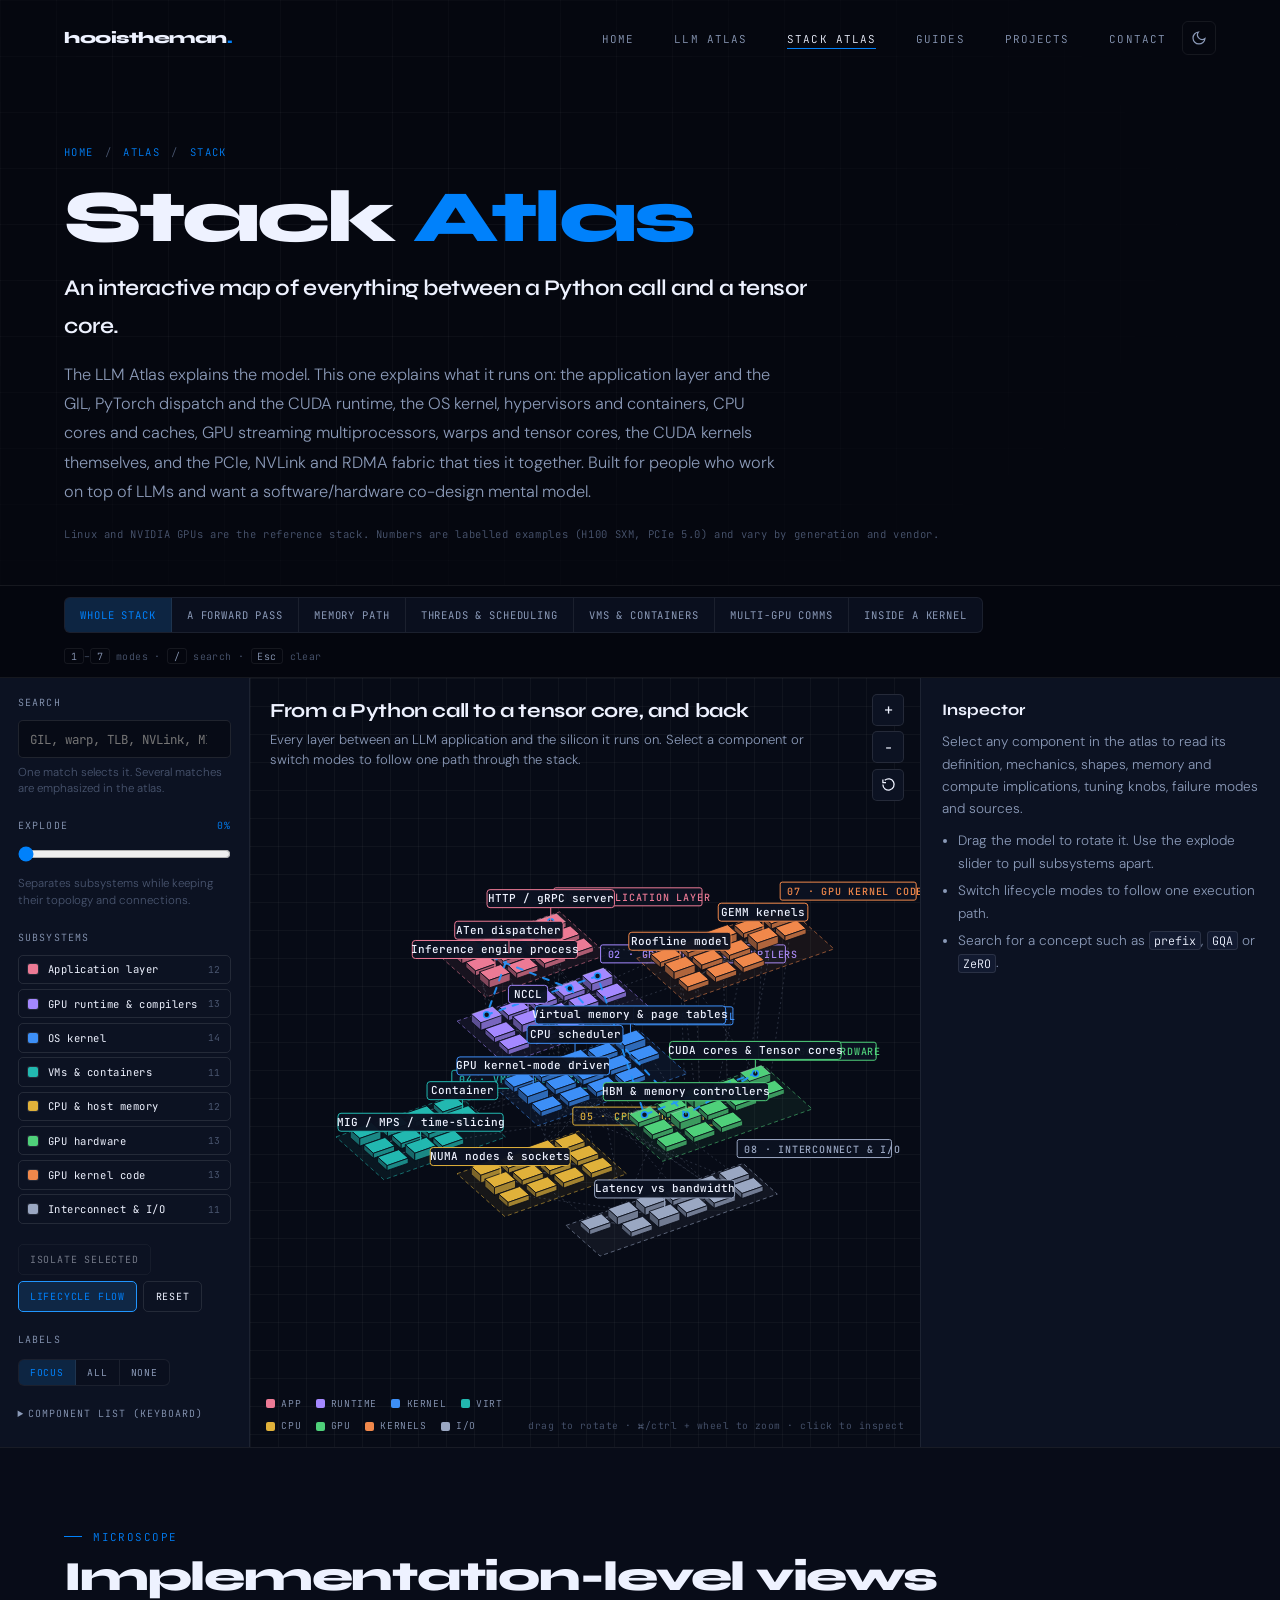
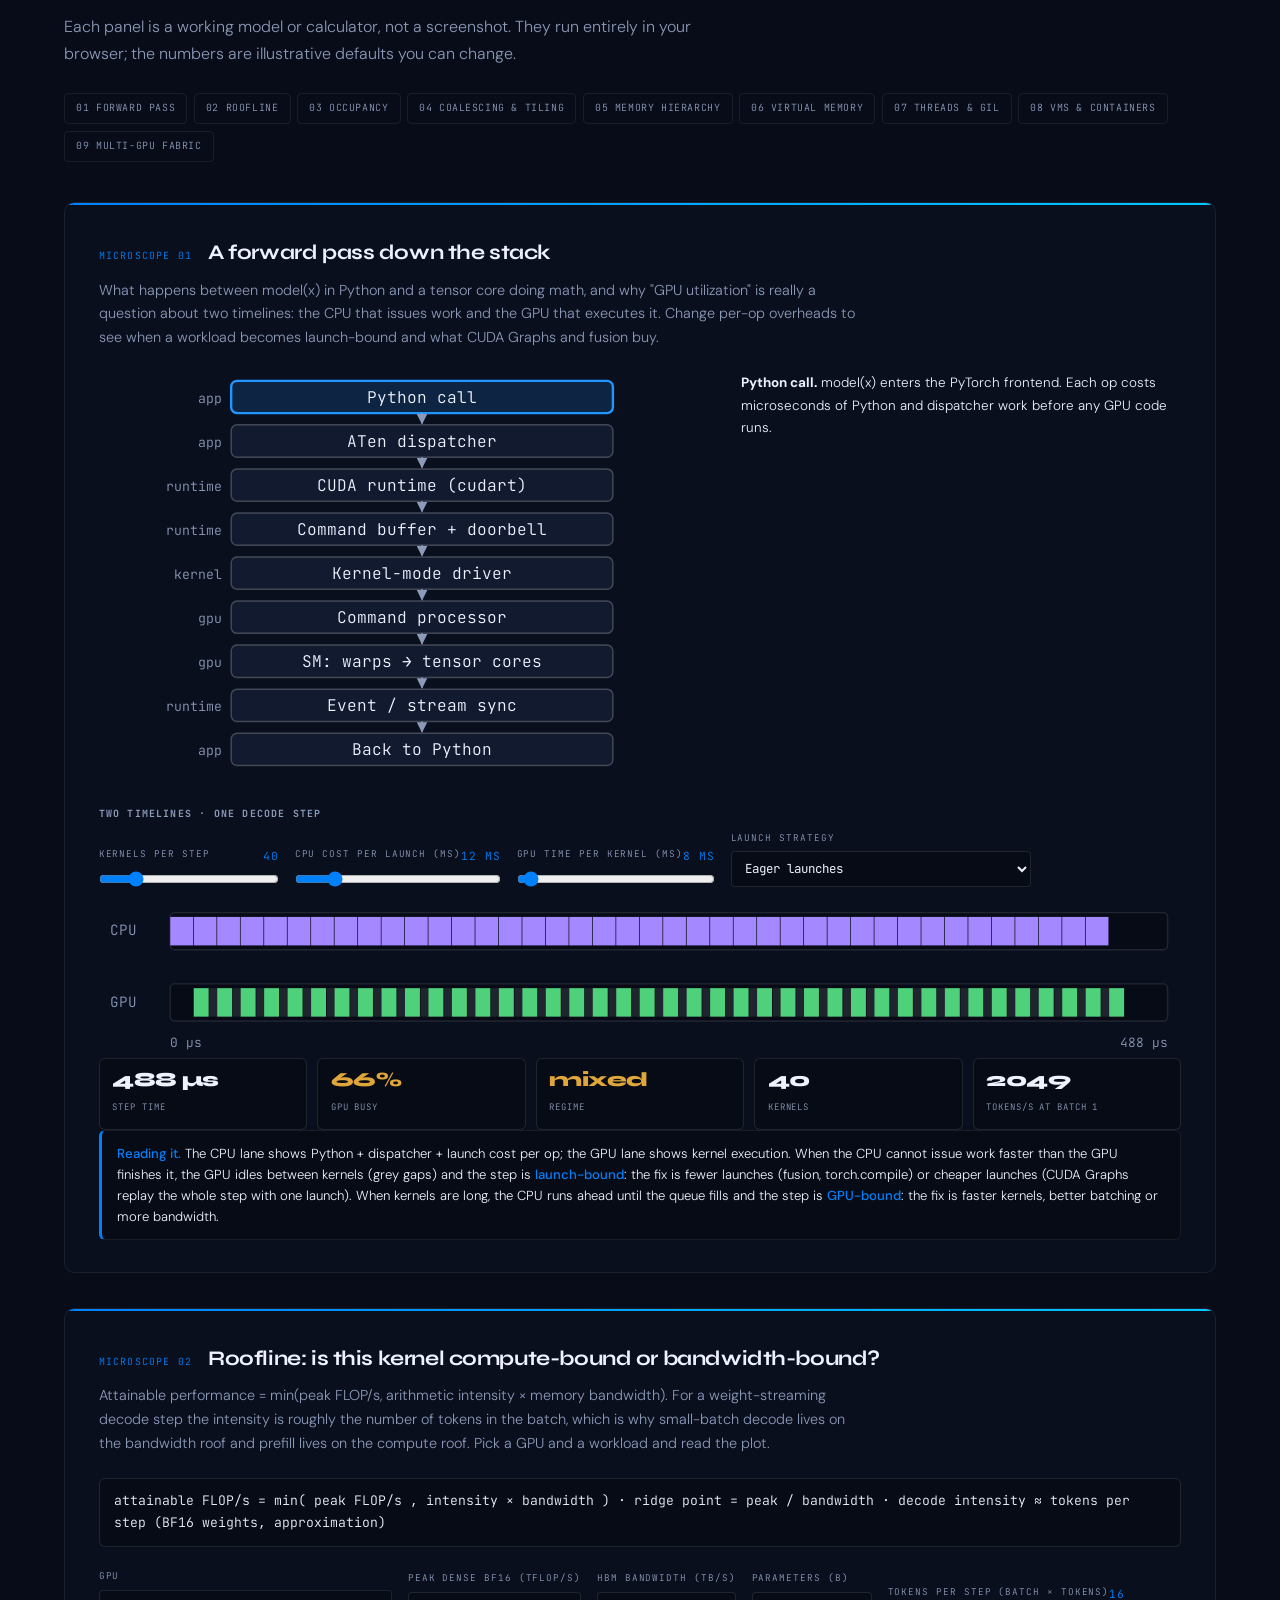
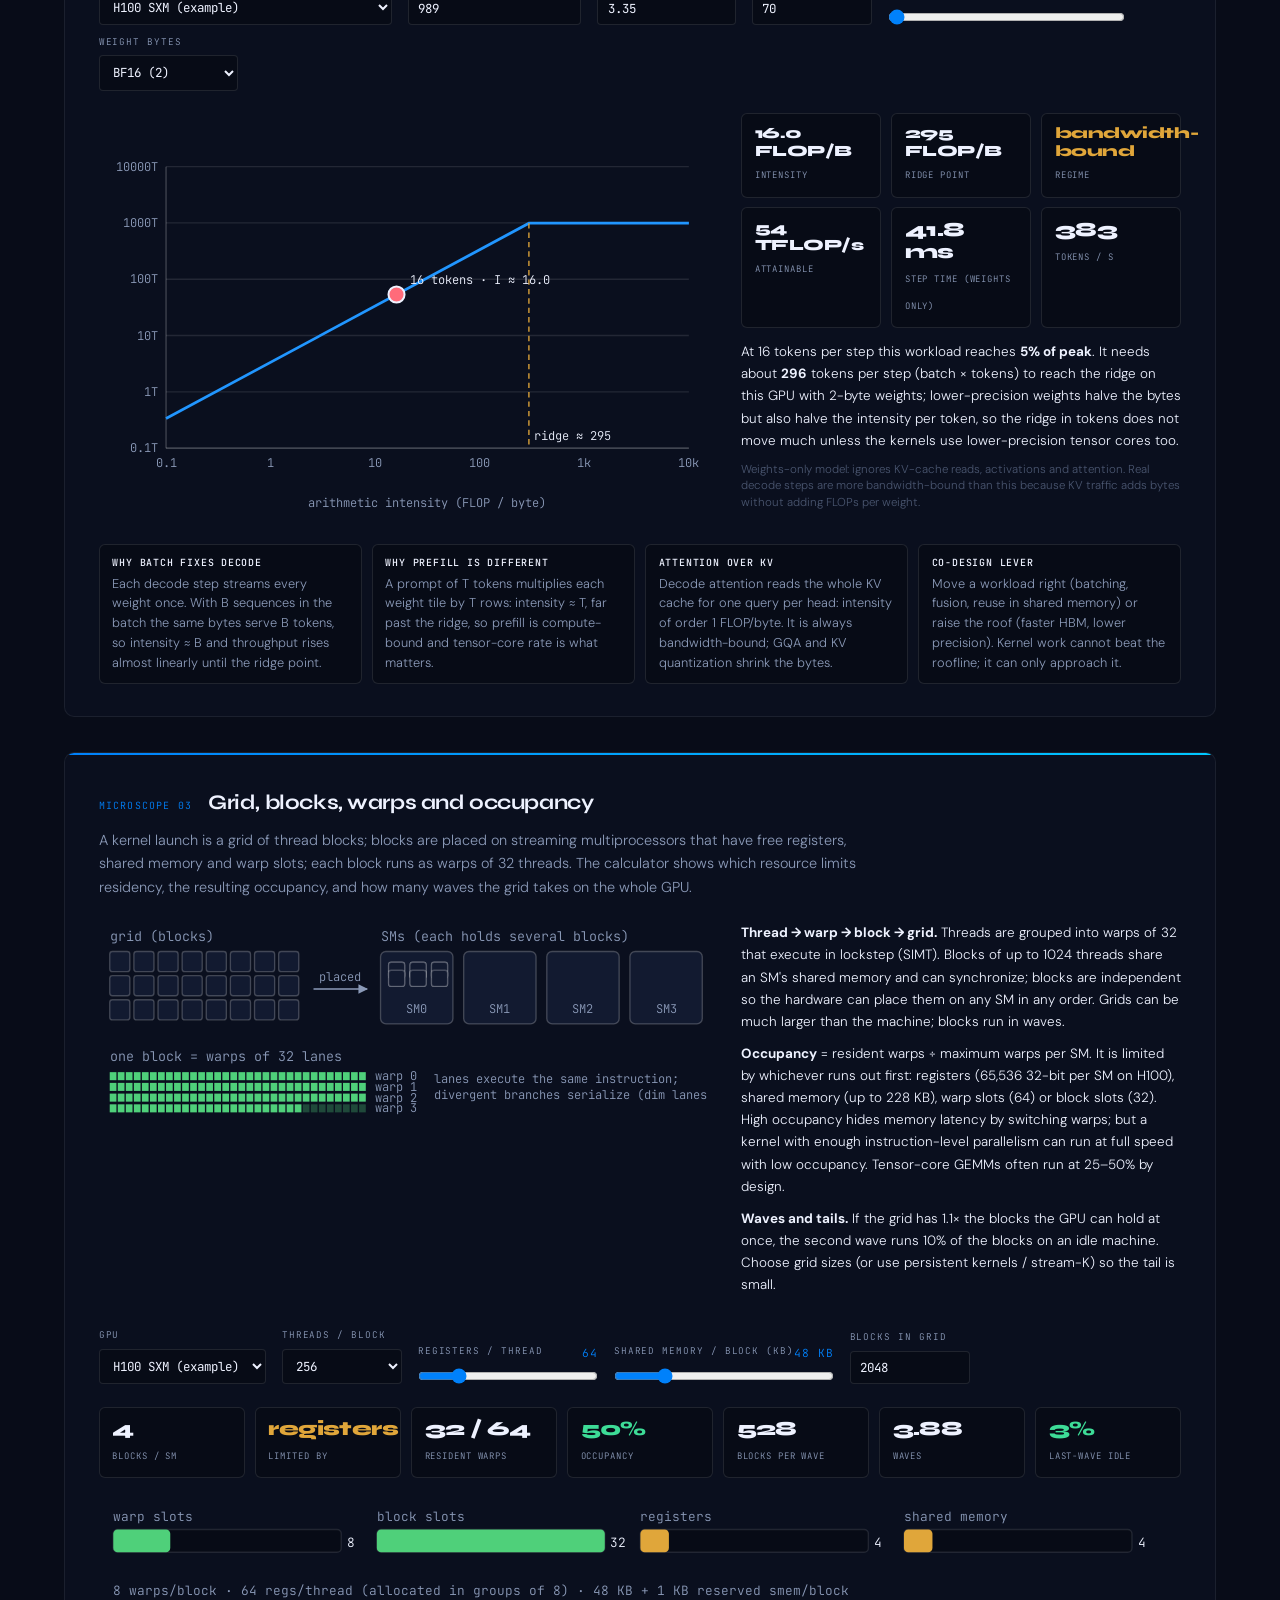
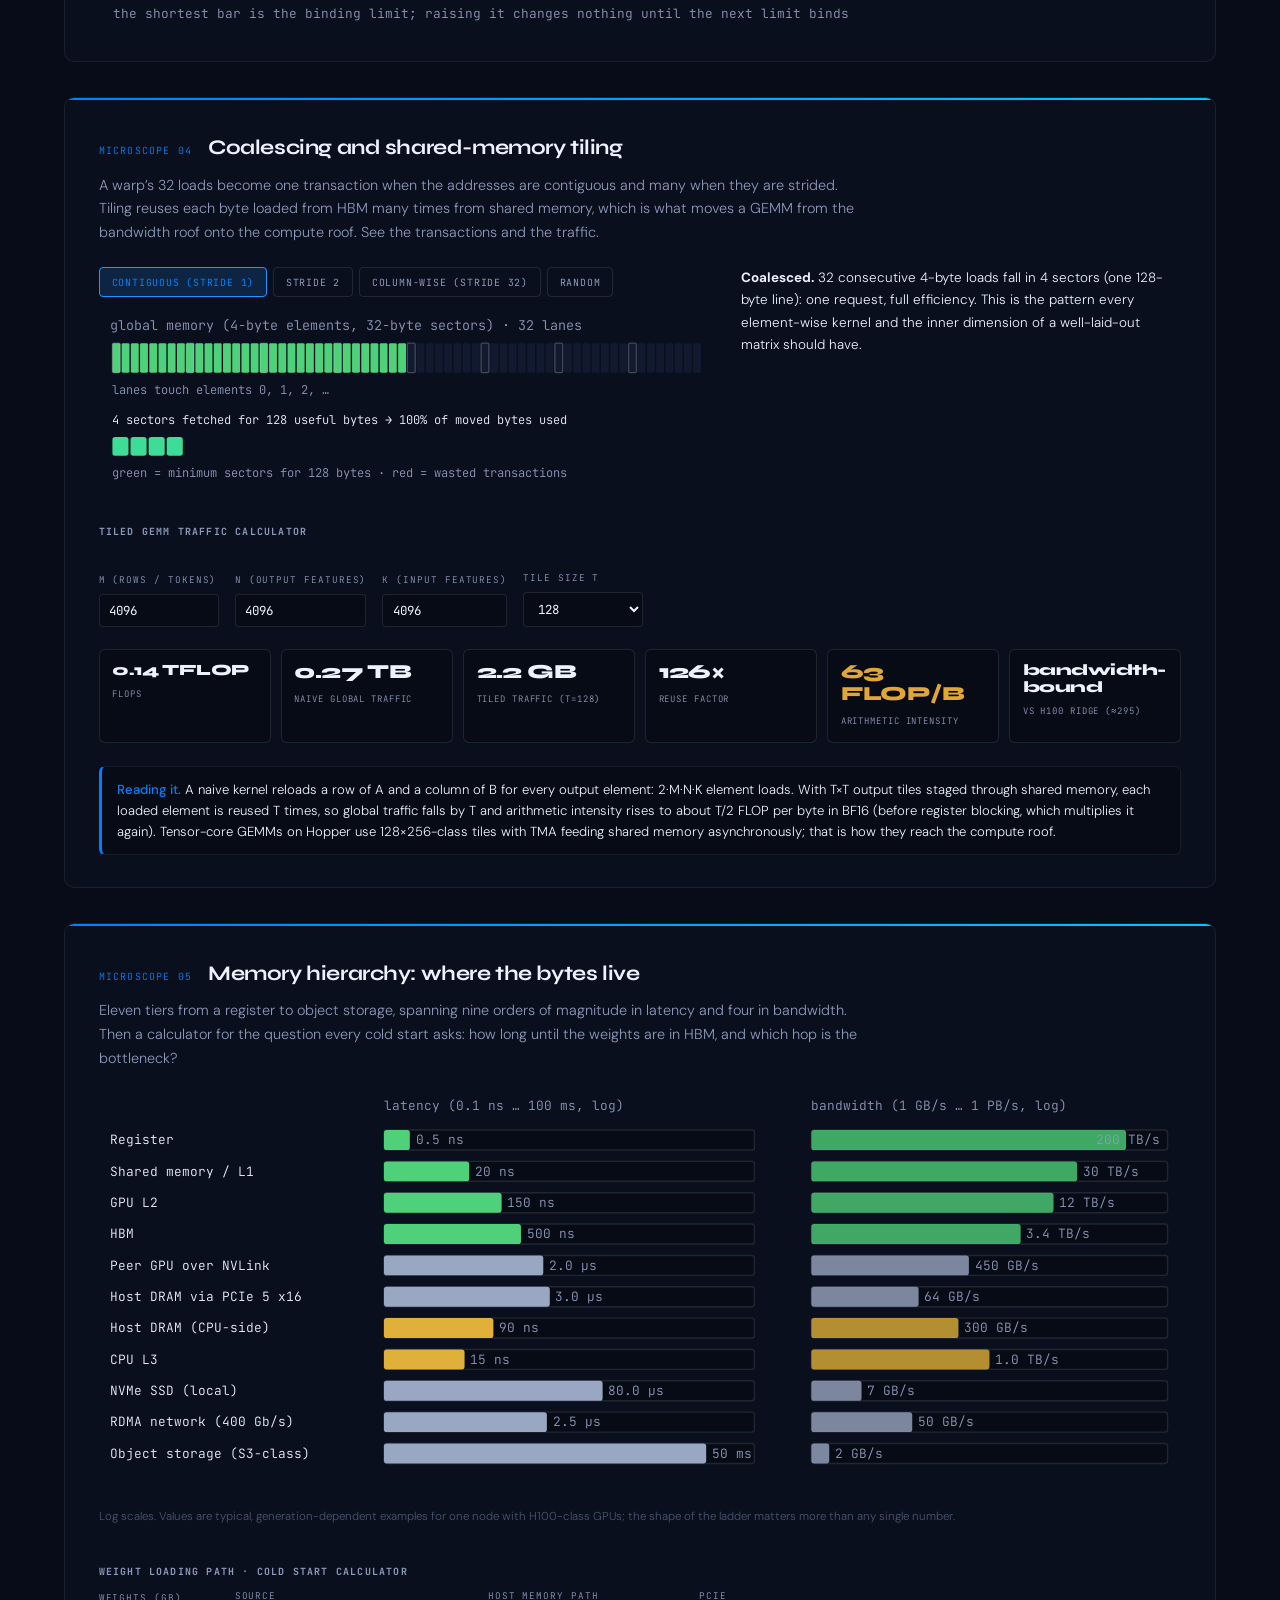
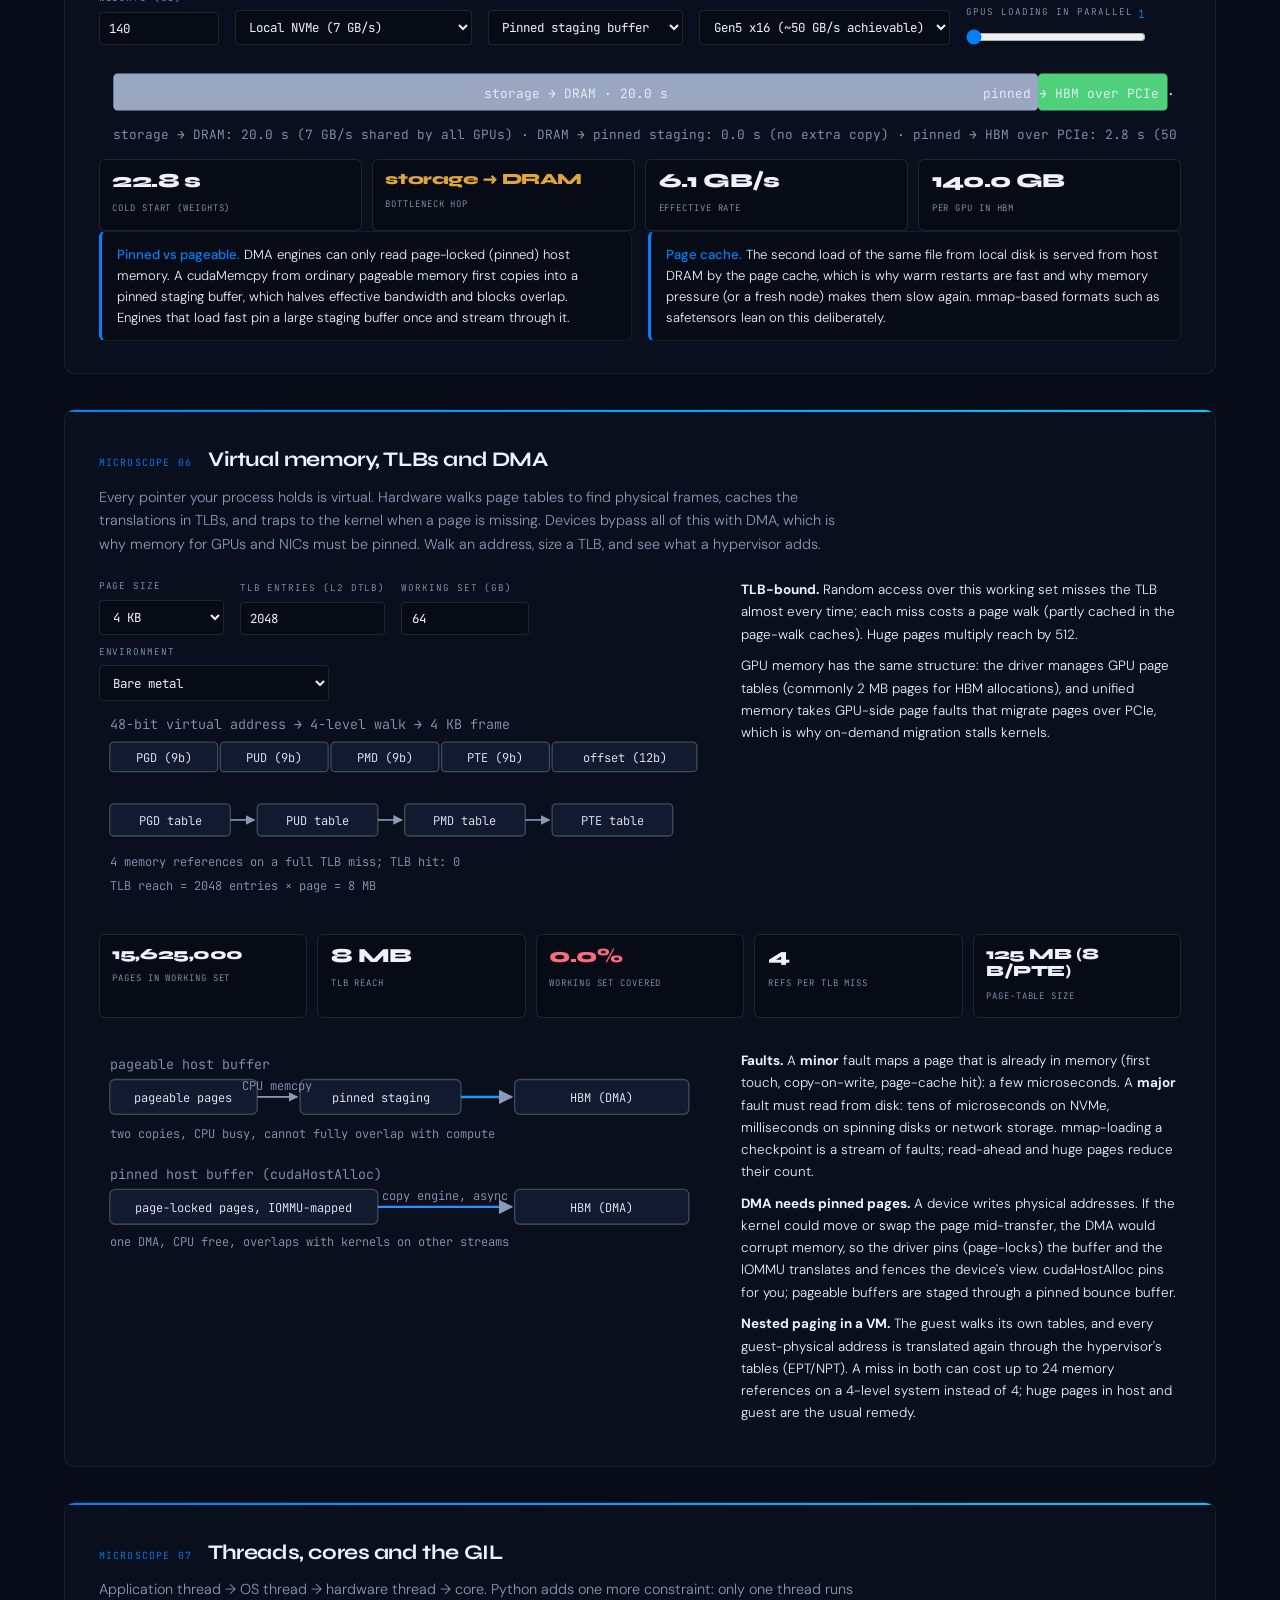
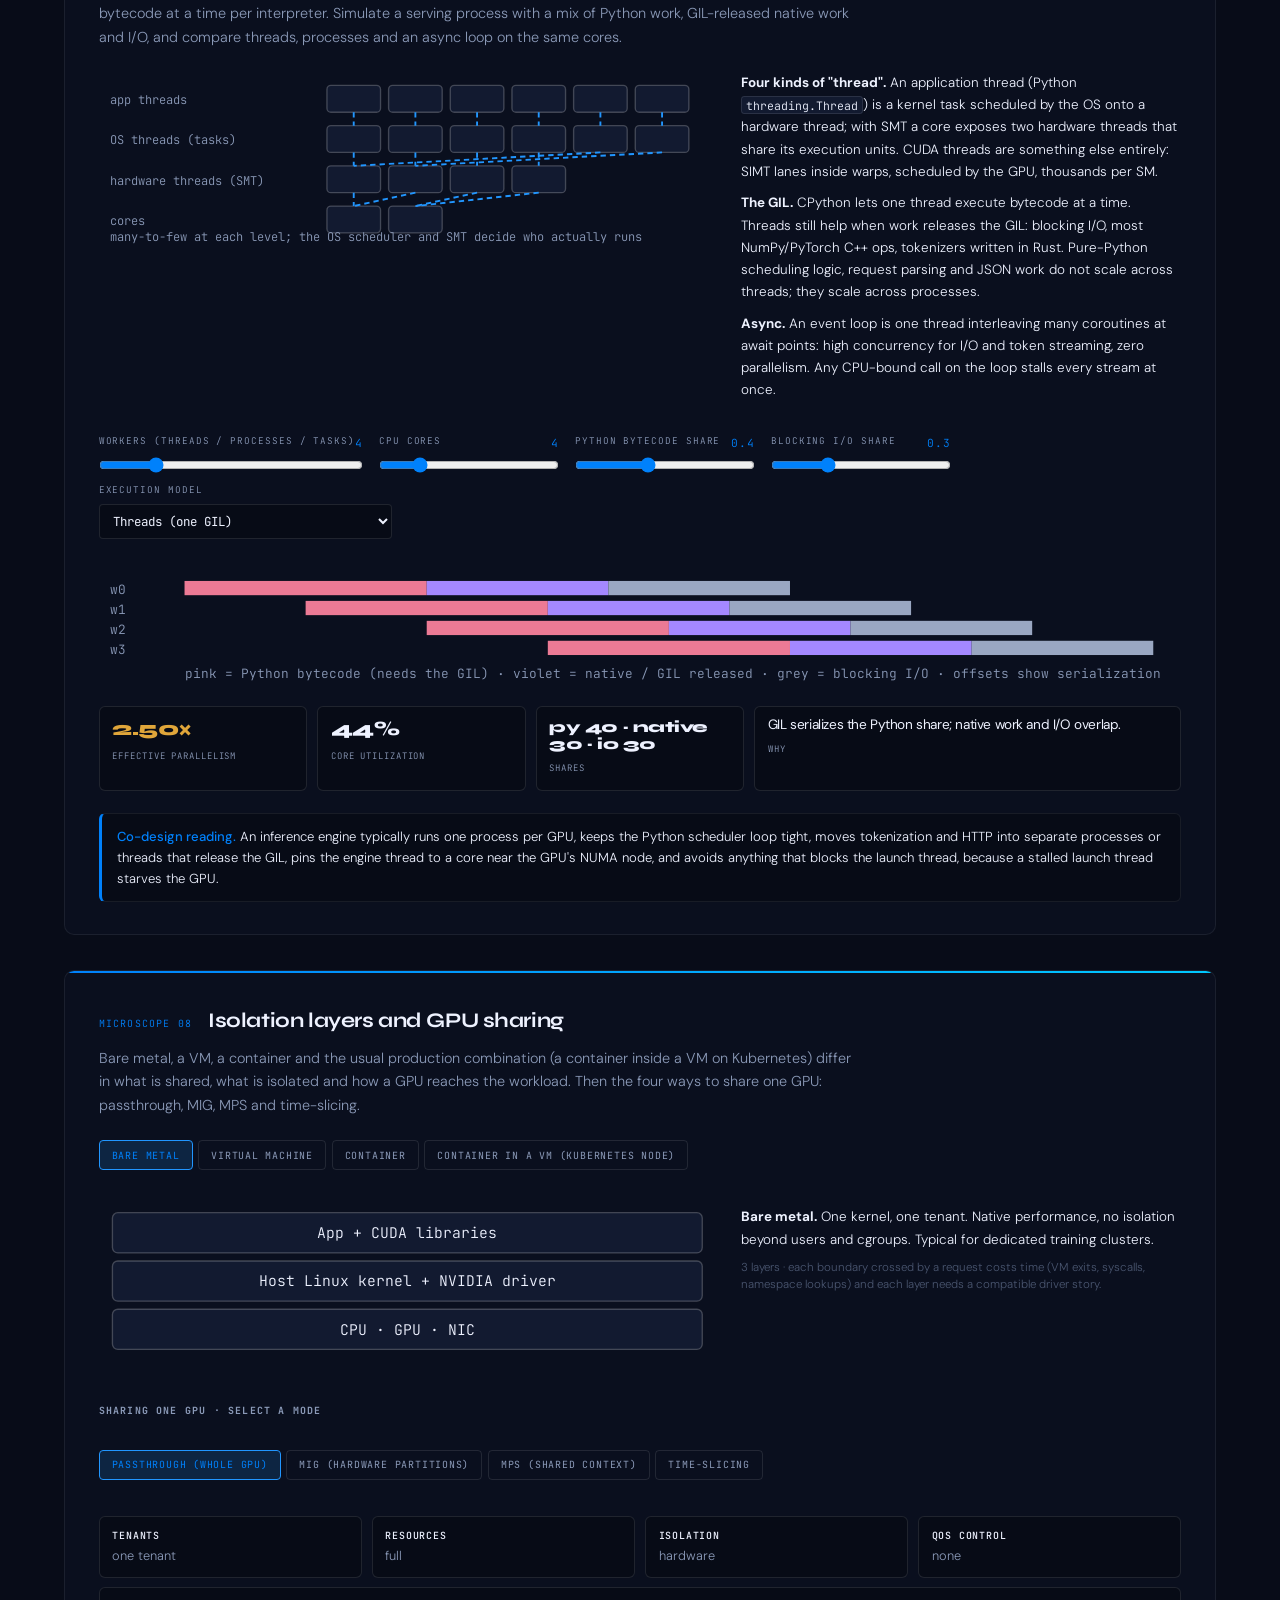
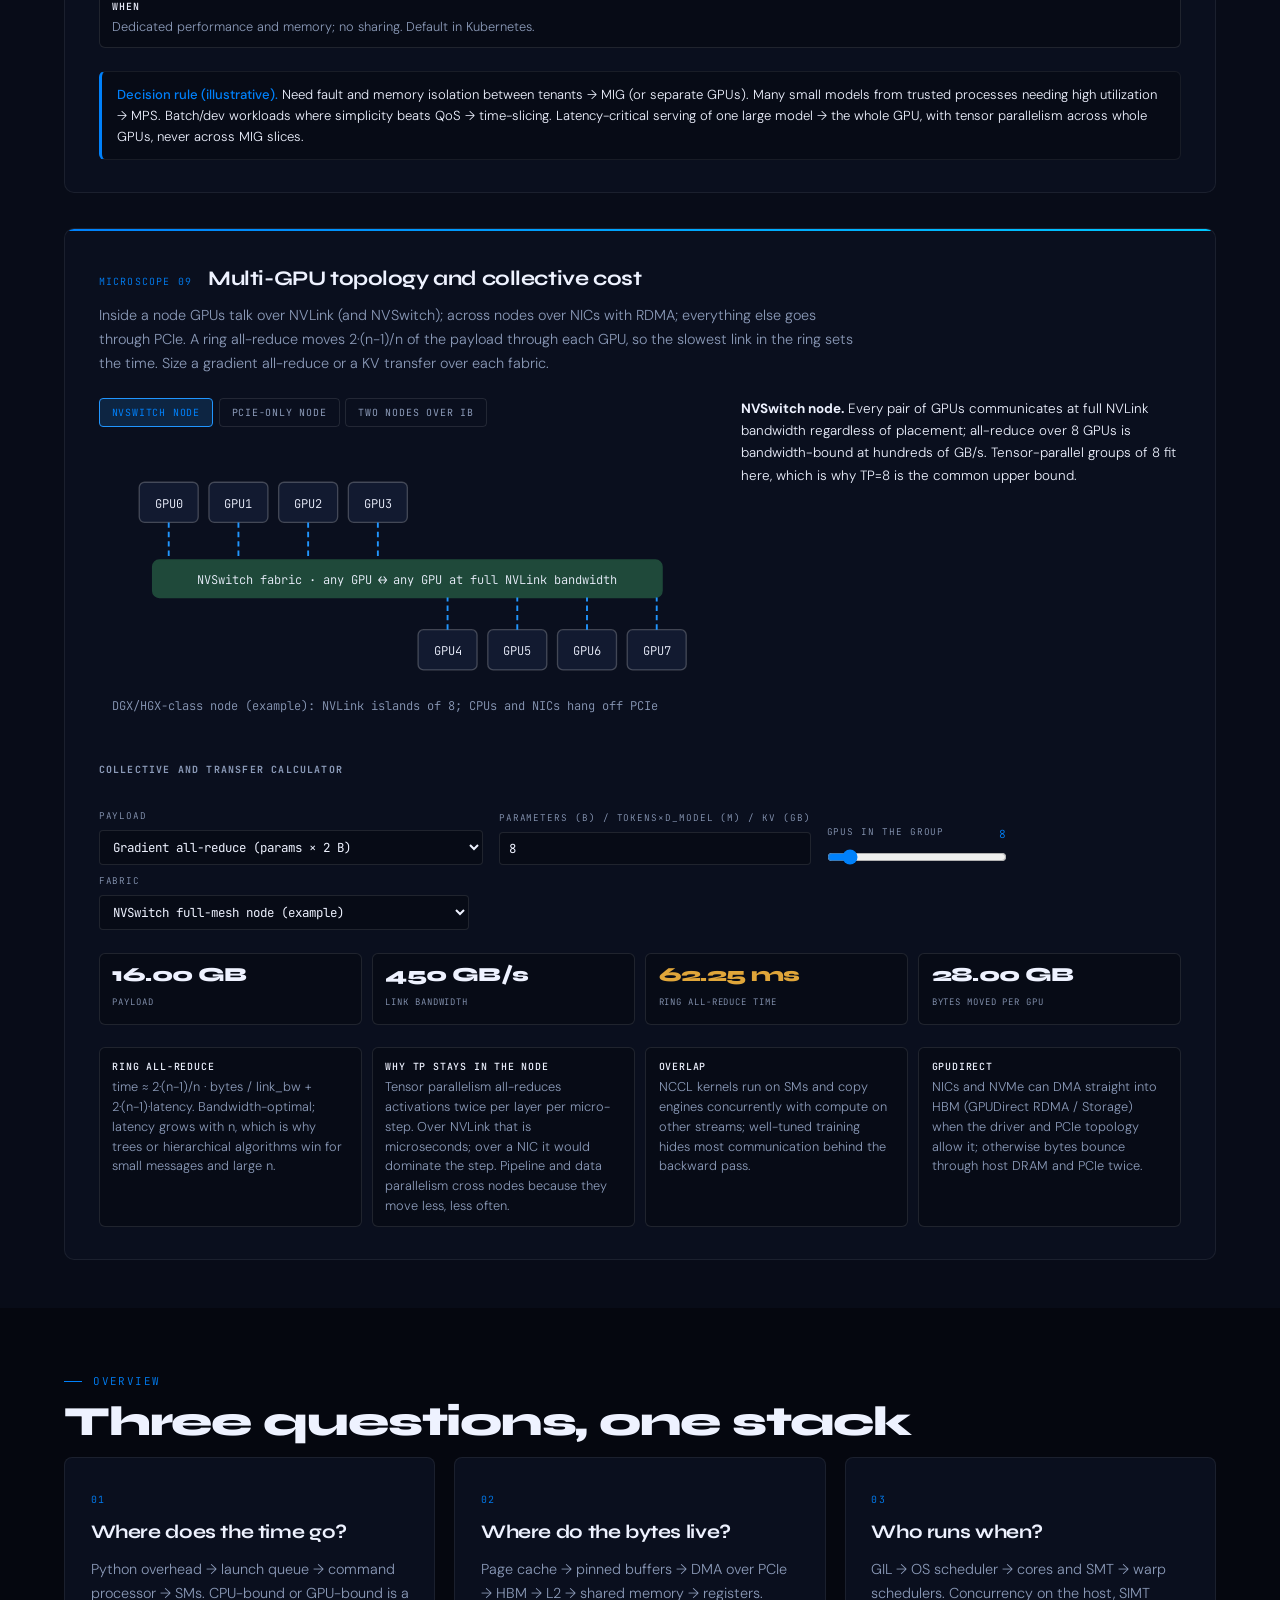
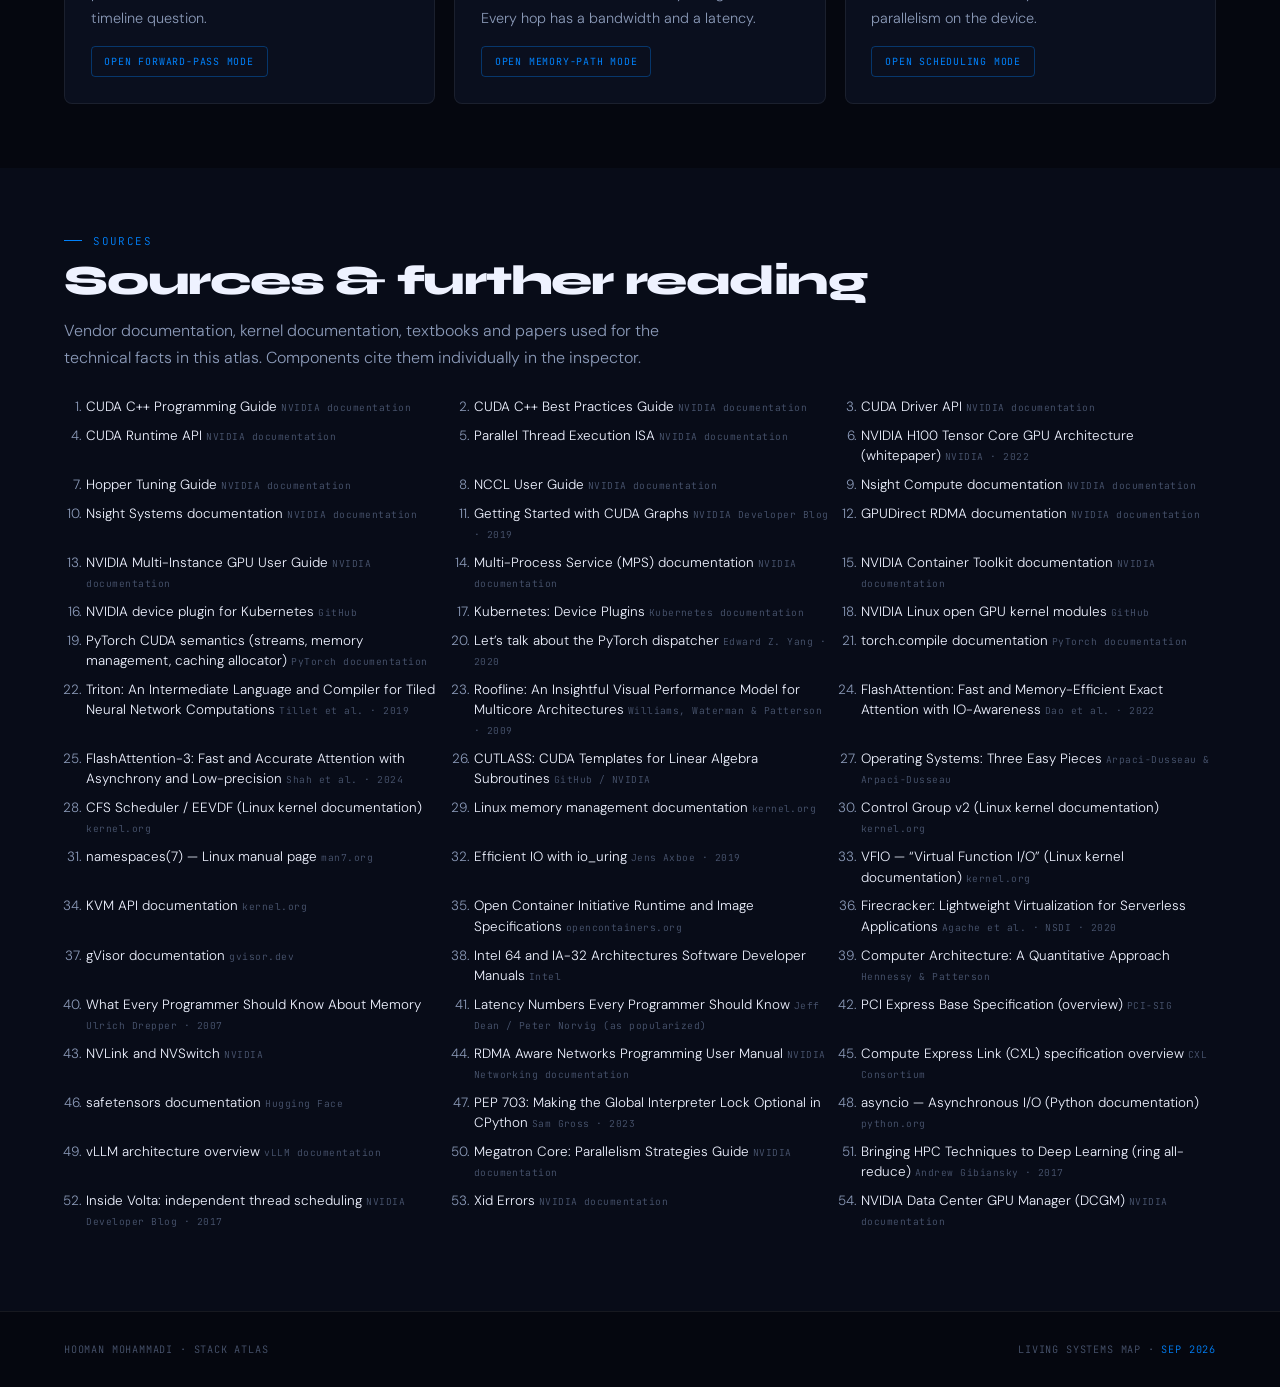
<file: stack-atlas/index.html>
<!DOCTYPE html>
<html lang="en">
<head>
<meta charset="UTF-8">
<meta name="viewport" content="width=device-width, initial-scale=1.0">
<meta name="description" content="An interactive atlas of the full software/hardware stack under an LLM—Python and the GIL, PyTorch dispatch, CUDA runtime, the OS kernel, VMs and containers, CPU cores and caches, GPU SMs, warps and tensor cores, CUDA kernels, PCIe, NVLink and RDMA.">
<meta name="author" content="Hooman Mohammadi">
<meta name="theme-color" content="#05070f">
<meta name="color-scheme" content="dark light">
<link rel="canonical" href="https://hooistheman.vercel.app/stack-atlas">

<meta property="og:type" content="article">
<meta property="og:title" content="Stack Atlas — From Python to Tensor Cores | Hooman Mohammadi">
<meta property="og:description" content="An interactive atlas of the full software/hardware stack under an LLM: application layer, GPU runtime, OS kernel, VMs and containers, CPU, GPU hardware, CUDA kernels and interconnect.">
<meta property="og:url" content="https://hooistheman.vercel.app/stack-atlas">
<meta property="og:site_name" content="Hooman Mohammadi">
<meta name="twitter:card" content="summary">
<meta name="twitter:title" content="Stack Atlas — From Python to Tensor Cores | Hooman Mohammadi">
<meta name="twitter:description" content="An interactive atlas of the full software/hardware stack under an LLM: application layer, GPU runtime, OS kernel, VMs and containers, CPU, GPU hardware, CUDA kernels and interconnect.">

<title>Stack Atlas — From Python to Tensor Cores | Hooman Mohammadi</title>

<link rel="icon" href="data:image/svg+xml,%3Csvg xmlns='http://www.w3.org/2000/svg' viewBox='0 0 100 100'%3E%3Crect width='100' height='100' rx='20' fill='%230081FB'/%3E%3Ctext x='50' y='68' font-family='sans-serif' font-size='60' font-weight='800' text-anchor='middle' fill='white'%3Eh%3C/text%3E%3C/svg%3E">

<link rel="preconnect" href="https://fonts.googleapis.com">
<link rel="preconnect" href="https://fonts.gstatic.com" crossorigin>
<link href="https://fonts.googleapis.com/css2?family=Syne:wght@400;500;600;700;800&family=JetBrains+Mono:wght@300;400;500&family=DM+Sans:ital,wght@0,300;0,400;0,500;1,300&display=swap" rel="stylesheet">
<link rel="stylesheet" href="/atlas-core/atlas.css">
<link rel="stylesheet" href="/stack-atlas/theme.css">
<link rel="modulepreload" href="/atlas-core/js/app.js">
<link rel="modulepreload" href="/stack-atlas/js/data/components.js">
<link rel="modulepreload" href="/stack-atlas/js/data/components/app.js">
<link rel="modulepreload" href="/stack-atlas/js/data/components/runtime.js">
<link rel="modulepreload" href="/stack-atlas/js/data/components/kernel.js">
<link rel="modulepreload" href="/stack-atlas/js/data/components/virt.js">
<link rel="modulepreload" href="/stack-atlas/js/data/components/cpu.js">
<link rel="modulepreload" href="/stack-atlas/js/data/components/gpu.js">
<link rel="modulepreload" href="/stack-atlas/js/data/components/kernels.js">
<link rel="modulepreload" href="/stack-atlas/js/data/components/io.js">
<script>
  // Apply a stored theme before first paint to avoid a flash. Dark is the site default.
  try { var t = localStorage.getItem('stack-atlas.theme'); if (t === 'light') document.documentElement.setAttribute('data-theme', 'light'); } catch (e) {}
</script>
</head>
<body>

<a href="#main" class="skip">Skip to content</a>

<nav id="nav" aria-label="Primary">
  <a href="/" class="logo" aria-label="Home">hooistheman<span>.</span></a>
  <ul class="navl">
    <li><a href="/">Home</a></li>
    <li><a href="/llm-atlas">LLM Atlas</a></li>
    <li><a href="/stack-atlas" aria-current="page">Stack Atlas</a></li>
    <li class="hm"><a href="/guides/">Guides</a></li>
    <li class="hm"><a href="/#projects">Projects</a></li>
    <li class="hm"><a href="/#contact">Contact</a></li>
  </ul>
  <button type="button" class="theme-btn" id="theme-btn" aria-pressed="false" aria-label="Switch to light theme" title="Toggle light / dark theme">
    <svg class="ic-sun" viewBox="0 0 24 24" fill="none" stroke="currentColor" stroke-width="1.8" aria-hidden="true"><circle cx="12" cy="12" r="4"/><path d="M12 2v2M12 20v2M4.9 4.9l1.4 1.4M17.7 17.7l1.4 1.4M2 12h2M20 12h2M4.9 19.1l1.4-1.4M17.7 6.3l1.4-1.4"/></svg>
    <svg class="ic-moon" viewBox="0 0 24 24" fill="none" stroke="currentColor" stroke-width="1.8" aria-hidden="true"><path d="M21 12.8A9 9 0 1 1 11.2 3a7 7 0 0 0 9.8 9.8z"/></svg>
  </button>
</nav>

<header class="ph">
  <div class="hgrid" aria-hidden="true"></div>
  <div class="wrap">
    <p class="crumb"><a href="/">Home</a> <i>/</i> <a href="/llm-atlas">Atlas</a> <i>/</i> Stack</p>
    <h1 class="ptitle">Stack <span class="ac">Atlas</span></h1>
    <p class="psub">An interactive map of everything between a Python call and a tensor core.</p>
    <p class="plead">The LLM Atlas explains the model. This one explains what it runs on: the application layer and the GIL, PyTorch dispatch and the CUDA runtime, the OS kernel, hypervisors and containers, CPU cores and caches, GPU streaming multiprocessors, warps and tensor cores, the CUDA kernels themselves, and the PCIe, NVLink and RDMA fabric that ties it together. Built for people who work on top of LLMs and want a software/hardware co-design mental model.</p>
    <p class="pnote">Linux and NVIDIA GPUs are the reference stack. Numbers are labelled examples (H100 SXM, PCIe 5.0) and vary by generation and vendor.</p>
  </div>
</header>

<main id="main">

  <!-- ================= MODE BAR ================= -->
  <div class="mode-bar" id="mode-bar">
    <div class="mode-in">
      <div class="seg" role="group" aria-label="Lifecycle mode" id="mode-seg"></div>
      <div class="mode-hint" aria-hidden="true"><kbd>1</kbd>–<kbd>7</kbd> modes · <kbd>/</kbd> search · <kbd>Esc</kbd> clear</div>
    </div>
  </div>

  <!-- ================= ATLAS ================= -->
  <section class="atlas" aria-label="Interactive atlas">

    <aside class="controls" id="controls" aria-label="Atlas controls">
      <details class="ctl-mobile" id="ctl-details" open>
        <summary>Filters &amp; controls</summary>
        <div class="ctl-body">
          <div class="ctl-group">
            <label class="ctl-label" for="search">Search</label>
            <div class="search-wrap">
              <input type="search" id="search" placeholder="GIL, warp, TLB, NVLink, MIG, pinned…" autocomplete="off" aria-controls="search-results" aria-expanded="false" role="combobox" aria-autocomplete="list">
              <ul id="search-results" class="search-results" role="listbox" aria-label="Search results"></ul>
            </div>
            <p class="ctl-help" id="search-help">One match selects it. Several matches are emphasized in the atlas.</p>
          </div>

          <div class="ctl-group">
            <label class="ctl-label" for="explode">Explode <output for="explode" id="explode-out">0%</output></label>
            <input type="range" id="explode" min="0" max="100" value="0" aria-describedby="explode-help">
            <p class="ctl-help" id="explode-help">Separates subsystems while keeping their topology and connections.</p>
          </div>

          <div class="ctl-group">
            <span class="ctl-label" id="sub-label">Subsystems</span>
            <ul class="sub-toggles" id="sub-toggles" aria-labelledby="sub-label"></ul>
          </div>

          <div class="ctl-group ctl-row">
            <button type="button" class="btn" id="isolate-btn" aria-pressed="false" disabled>Isolate selected</button>
            <button type="button" class="btn" id="flow-btn" aria-pressed="true">Lifecycle flow</button>
            <button type="button" class="btn" id="reset-btn">Reset</button>
          </div>

          <div class="ctl-group">
            <span class="ctl-label" id="labels-label">Labels</span>
            <div class="seg small" role="group" aria-labelledby="labels-label" id="labels-seg">
              <button type="button" data-labels="focus" aria-pressed="true">Focus</button>
              <button type="button" data-labels="all" aria-pressed="false">All</button>
              <button type="button" data-labels="none" aria-pressed="false">None</button>
            </div>
          </div>

          <div class="ctl-group">
            <details class="list-details">
              <summary>Component list (keyboard)</summary>
              <div id="component-list" class="component-list"></div>
            </details>
          </div>
        </div>
      </details>
    </aside>

    <div class="viewer-col">
      <div class="viewer" id="viewer" tabindex="0" role="application" aria-label="Exploded 3D atlas of the software and hardware stack under an LLM. Drag to rotate. Arrow keys rotate, plus and minus zoom, Escape clears selection. Use the component list for keyboard selection." aria-describedby="viewer-desc">
        <p id="viewer-desc" class="sr-only">Eight layers are shown as stacked plates carrying labelled components: application layer on top, GPU runtime, OS kernel, VMs and containers, CPU and host memory, GPU hardware, GPU kernel code and interconnect. Selecting a component opens its inspector.</p>
        <div class="viewer-caption" aria-live="polite">
          <p class="mode-title" id="mode-title"></p>
          <p class="mode-lead" id="mode-lead"></p>
        </div>
        <svg id="scene" class="scene" xmlns="http://www.w3.org/2000/svg" aria-hidden="true" focusable="false"></svg>
        <div class="viewer-tools" role="group" aria-label="View">
          <button type="button" class="tool" id="zoom-in" aria-label="Zoom in" title="Zoom in (+)">+</button>
          <button type="button" class="tool" id="zoom-out" aria-label="Zoom out" title="Zoom out (−)">−</button>
          <button type="button" class="tool" id="view-reset" aria-label="Reset view" title="Reset view">
            <svg viewBox="0 0 24 24" fill="none" stroke="currentColor" stroke-width="2" aria-hidden="true"><path d="M3 12a9 9 0 1 0 3-6.7"/><path d="M3 4v5h5"/></svg>
          </button>
        </div>
        <div class="viewer-legend" aria-hidden="true" id="legend"></div>
        <p class="viewer-hint" aria-hidden="true">drag to rotate · ⌘/ctrl + wheel to zoom · click to inspect</p>
      </div>
    </div>

    <aside class="inspector" id="inspector" aria-label="Component inspector" aria-live="polite"></aside>
  </section>

  <!-- ================= MICROSCOPES ================= -->
  <section class="scopes" aria-labelledby="scopes-title">
    <div class="wrap">
      <p class="slabel">Microscope</p>
      <h2 class="stitle" id="scopes-title">Implementation-level views</h2>
      <p class="sintro">Each panel is a working model or calculator, not a screenshot. They run entirely in your browser; the numbers are illustrative defaults you can change.</p>
      <nav class="scope-nav" aria-label="Microscope panels" id="scope-nav"></nav>
    </div>
    <div class="wrap scope-list" id="scope-list"></div>
  </section>

  <!-- ================= PHASES ================= -->
  <section class="phases" aria-labelledby="phases-title">
    <div class="wrap">
      <p class="slabel">Overview</p>
      <h2 class="stitle" id="phases-title">Three questions, one stack</h2>
      <div class="phase-grid">
        <article class="phase"><span class="phase-n">01</span><h3>Where does the time go?</h3><p>Python overhead → launch queue → command processor → SMs. CPU-bound or GPU-bound is a timeline question.</p><button type="button" class="link-btn" data-mode="forward">Open forward-pass mode</button></article>
        <article class="phase"><span class="phase-n">02</span><h3>Where do the bytes live?</h3><p>Page cache → pinned buffers → DMA over PCIe → HBM → L2 → shared memory → registers. Every hop has a bandwidth and a latency.</p><button type="button" class="link-btn" data-mode="memory">Open memory-path mode</button></article>
        <article class="phase"><span class="phase-n">03</span><h3>Who runs when?</h3><p>GIL → OS scheduler → cores and SMT → warp schedulers. Concurrency on the host, SIMT parallelism on the device.</p><button type="button" class="link-btn" data-mode="scheduling">Open scheduling mode</button></article>
      </div>
    </div>
  </section>

  <!-- ================= REFERENCES ================= -->
  <section class="refs" aria-labelledby="refs-title">
    <div class="wrap">
      <p class="slabel">Sources</p>
      <h2 class="stitle" id="refs-title">Sources &amp; further reading</h2>
      <p class="sintro">Vendor documentation, kernel documentation, textbooks and papers used for the technical facts in this atlas. Components cite them individually in the inspector.</p>
      <ol class="ref-list" id="ref-list"></ol>
    </div>
  </section>

</main>

<footer>
  <p class="ftc"><a href="/">Hooman Mohammadi</a> · Stack Atlas</p>
  <p class="ftn">Living systems map · <span>Sep 2026</span></p>
</footer>

<noscript><div class="noscript">The Stack Atlas is an interactive instrument and needs JavaScript. The sources list above still works without it.</div></noscript>
<script type="module" src="/stack-atlas/js/main.js"></script>
</body>
</html>
</file>
<file: atlas-core/atlas.css>
/* ==========================================================================
   LLM Atlas — styles. Site tokens first, then semantic atlas tokens.
   No component colour is hardcoded black or white; everything derives from
   the tokens below so both themes stay legible.
   ========================================================================== */
*,*::before,*::after{box-sizing:border-box;margin:0;padding:0;}
:root{
  --bg:#05070f;--bg2:#080c18;--card:#0a0f1e;--card2:#0d1326;
  --border:rgba(255,255,255,0.07);--borderh:rgba(0,129,251,0.35);
  --blue:#0081FB;--blueb:#2196ff;--cyan:#00c8ff;--green:#3ddc97;
  --text:#eef2ff;--muted:#8b9ab8;--dim:#4a5670;
  --mono:'JetBrains Mono',ui-monospace,SFMono-Regular,monospace;
  --sans:'DM Sans',system-ui,sans-serif;
  --disp:'Syne','DM Sans',sans-serif;
  --nav-h:72px;

  /* semantic atlas tokens */
  --atlas-bg:#070b16;
  --atlas-surface:#0c1222;
  --atlas-surface-elevated:#121a30;
  --atlas-text:#eef2ff;
  --atlas-muted:#8b9ab8;
  --atlas-border:rgba(255,255,255,0.10);
  --atlas-border-strong:rgba(255,255,255,0.22);
  --atlas-accent:#2196ff;
  --atlas-accent-soft:rgba(33,150,255,0.16);
  --atlas-grid:rgba(255,255,255,0.035);
  --atlas-edge:rgba(184,198,230,0.28);
  --atlas-ok:#3ddc97;--atlas-warn:#e0a63a;--atlas-bad:#ff6b7a;

  --nav-bg:rgba(5,7,15,.88);
  --scrollbar-track:#05070f;
}
:root[data-theme="light"]{
  --bg:#f5f7fb;--bg2:#ffffff;--card:#ffffff;--card2:#f1f4f9;
  --border:rgba(10,20,40,0.10);--borderh:rgba(0,129,251,0.45);
  --blue:#0a6fd6;--blueb:#0081FB;--cyan:#0a8fb8;--green:#1f9d63;
  --text:#0d1220;--muted:#4b5670;--dim:#8a93a8;

  --atlas-bg:#f0f3f8;
  --atlas-surface:#ffffff;
  --atlas-surface-elevated:#e9eef6;
  --atlas-text:#0d1220;
  --atlas-muted:#4b5670;
  --atlas-border:rgba(10,20,40,0.12);
  --atlas-border-strong:rgba(10,20,40,0.28);
  --atlas-accent:#0a6fd6;
  --atlas-accent-soft:rgba(10,111,214,0.14);
  --atlas-grid:rgba(10,20,40,0.05);
  --atlas-edge:rgba(40,56,90,0.30);
  --atlas-ok:#1f9d63;--atlas-warn:#b8791a;--atlas-bad:#c93a4c;

  --nav-bg:rgba(245,247,251,.9);
  --scrollbar-track:#f5f7fb;
}
:root[data-theme="light"] .ic-moon{display:none}
:root:not([data-theme="light"]) .ic-sun{display:none}

html{scroll-behavior:smooth;scroll-padding-top:calc(var(--nav-h) + 64px);}
body{background:var(--bg);color:var(--text);font-family:var(--sans);font-weight:300;line-height:1.7;overflow-x:hidden;-webkit-font-smoothing:antialiased;}
::-webkit-scrollbar{width:3px;height:3px;}
::-webkit-scrollbar-track{background:var(--scrollbar-track);}
::-webkit-scrollbar-thumb{background:var(--blue);border-radius:2px;}
:focus-visible{outline:2px solid var(--atlas-accent);outline-offset:3px;border-radius:3px;}
::selection{background:rgba(0,129,251,.35);}
a{color:var(--blue);}
code,kbd{font-family:var(--mono);}
code{font-size:.86em;background:var(--atlas-surface-elevated);border:1px solid var(--atlas-border);border-radius:3px;padding:.05em .35em;color:var(--atlas-text);word-break:break-word;}
kbd{font-size:.62rem;border:1px solid var(--border);border-radius:3px;padding:.05rem .35rem;color:var(--muted);}
.sr-only{position:absolute;width:1px;height:1px;overflow:hidden;clip:rect(0 0 0 0);white-space:nowrap;}
.skip{position:absolute;top:-100px;left:1rem;background:var(--blue);color:#fff;padding:.6rem 1rem;font-family:var(--mono);font-size:.7rem;text-decoration:none;border-radius:4px;z-index:1000;transition:top .2s;}
.skip:focus{top:1rem;}
.noscript{padding:2rem 4rem;font-family:var(--mono);font-size:.8rem;color:var(--muted);}

@media (prefers-reduced-motion: reduce){
  *,*::before,*::after{animation-duration:.01ms !important;animation-iteration-count:1 !important;transition-duration:.01ms !important;scroll-behavior:auto !important;}
}

/* ---------- nav (matches site) ---------- */
#nav{position:fixed;top:0;left:0;right:0;z-index:100;padding:1.3rem 4rem;display:flex;align-items:center;justify-content:space-between;gap:1rem;transition:background .35s,border-color .35s;border-bottom:1px solid transparent;}
#nav.sc{background:var(--nav-bg);backdrop-filter:blur(24px);-webkit-backdrop-filter:blur(24px);border-color:var(--border);}
.logo{font-family:var(--disp);font-size:1rem;font-weight:800;color:var(--text);text-decoration:none;letter-spacing:-.03em;}
.logo span{color:var(--blue);}
.navl{display:flex;gap:2.5rem;list-style:none;margin-left:auto;}
.navl a{white-space:nowrap;font-family:var(--mono);font-size:.68rem;letter-spacing:.1em;color:var(--muted);text-decoration:none;text-transform:uppercase;transition:color .2s;position:relative;}
.navl a::after{content:'';position:absolute;bottom:-3px;left:0;right:0;height:1px;background:var(--blue);transform:scaleX(0);transition:transform .2s;}
.navl a:hover,.navl a:focus-visible,.navl a[aria-current="page"]{color:var(--text);}
.navl a:hover::after,.navl a:focus-visible::after,.navl a[aria-current="page"]::after{transform:scaleX(1);}
.theme-btn{width:34px;height:34px;border:1px solid var(--border);border-radius:6px;background:transparent;color:var(--muted);display:inline-flex;align-items:center;justify-content:center;cursor:pointer;transition:border-color .2s,color .2s;}
.theme-btn:hover{border-color:var(--blue);color:var(--blue);}
.theme-btn svg{width:16px;height:16px;}

/* ---------- header ---------- */
header.ph{padding:calc(var(--nav-h) + 4.5rem) 4rem 2.6rem;position:relative;overflow:hidden;background:var(--bg);}
.hgrid{position:absolute;inset:0;background-image:linear-gradient(var(--atlas-grid) 1px,transparent 1px),linear-gradient(90deg,var(--atlas-grid) 1px,transparent 1px);background-size:56px 56px;-webkit-mask-image:radial-gradient(ellipse 70% 80% at 30% 40%,black 20%,transparent 100%);mask-image:radial-gradient(ellipse 70% 80% at 30% 40%,black 20%,transparent 100%);pointer-events:none;}
.wrap{max-width:1280px;margin:0 auto;position:relative;}
.crumb{font-family:var(--mono);font-size:.66rem;letter-spacing:.13em;color:var(--blue);text-transform:uppercase;display:flex;align-items:center;gap:.7rem;margin-bottom:1.2rem;}
.crumb a{color:var(--blue);text-decoration:none;}
.crumb i{color:var(--dim);font-style:normal;}
.ptitle{font-family:var(--disp);font-size:clamp(2.6rem,6vw,4.6rem);font-weight:800;letter-spacing:-.04em;line-height:1;margin-bottom:.9rem;}
.ptitle .ac{color:var(--blue);}
.psub{font-family:var(--disp);font-size:clamp(1.05rem,2vw,1.4rem);font-weight:600;letter-spacing:-.02em;color:var(--text);margin-bottom:.9rem;max-width:760px;}
.plead{color:var(--muted);font-size:1.02rem;max-width:720px;line-height:1.8;}
.pnote{margin-top:1.2rem;font-family:var(--mono);font-size:.66rem;letter-spacing:.06em;color:var(--dim);}

/* ---------- mode bar ---------- */
.mode-bar{position:sticky;top:var(--nav-h);z-index:90;background:var(--nav-bg);backdrop-filter:blur(20px);-webkit-backdrop-filter:blur(20px);border-top:1px solid var(--border);border-bottom:1px solid var(--border);padding:.7rem 4rem;}
.mode-in{max-width:1280px;margin:0 auto;display:flex;align-items:center;justify-content:space-between;gap:1rem;flex-wrap:wrap;}
.seg{display:inline-flex;border:1px solid var(--border);border-radius:6px;overflow:hidden;background:var(--card);}
.seg button{font-family:var(--mono);font-size:.66rem;letter-spacing:.08em;text-transform:uppercase;padding:.6rem .95rem;background:transparent;color:var(--muted);border:0;border-right:1px solid var(--border);cursor:pointer;transition:background .2s,color .2s;white-space:nowrap;}
.seg button:last-child{border-right:0;}
.seg button:hover{color:var(--text);}
.seg button[aria-pressed="true"],.seg button[aria-checked="true"]{background:var(--atlas-accent-soft);color:var(--blue);}
.seg button:focus-visible{outline-offset:-2px;}
.seg.small button{padding:.4rem .7rem;font-size:.6rem;}
.mode-hint{font-family:var(--mono);font-size:.62rem;color:var(--dim);letter-spacing:.04em;}

/* ---------- atlas layout ---------- */
.atlas{display:grid;grid-template-columns:250px minmax(0,1fr) 360px;gap:0;background:var(--atlas-bg);border-bottom:1px solid var(--border);min-height:calc(100vh - var(--nav-h) - 58px);}
.controls{border-right:1px solid var(--border);background:var(--atlas-surface);}
.inspector{border-left:1px solid var(--border);background:var(--atlas-surface);overflow:auto;max-height:calc(100vh - var(--nav-h) - 58px);position:sticky;top:calc(var(--nav-h) + 58px);}
.viewer-col{display:flex;flex-direction:column;min-width:0;}
.viewer{position:relative;flex:1;min-height:560px;height:calc(100vh - var(--nav-h) - 58px);max-height:860px;overflow:hidden;background:var(--atlas-bg);background-image:linear-gradient(var(--atlas-grid) 1px,transparent 1px),linear-gradient(90deg,var(--atlas-grid) 1px,transparent 1px);background-size:28px 28px;touch-action:pan-y;}
.viewer:focus-visible{outline-offset:-3px;}
.scene{position:absolute;inset:0;width:100%;height:100%;cursor:grab;display:block;}
.scene.dragging{cursor:grabbing;}
.viewer-caption{position:absolute;top:1rem;left:1.25rem;right:1.25rem;pointer-events:none;z-index:2;}
.mode-title{font-family:var(--disp);font-size:clamp(1rem,1.6vw,1.25rem);font-weight:700;letter-spacing:-.02em;color:var(--atlas-text);}
.mode-lead{font-size:.82rem;color:var(--atlas-muted);max-width:560px;line-height:1.55;margin-top:.15rem;}
.viewer-tools{position:absolute;right:1rem;top:1rem;display:flex;flex-direction:column;gap:.35rem;z-index:3;}
.tool{width:32px;height:32px;border:1px solid var(--atlas-border);background:var(--atlas-surface);color:var(--atlas-text);border-radius:5px;font-family:var(--mono);font-size:.95rem;cursor:pointer;display:inline-flex;align-items:center;justify-content:center;transition:border-color .2s,color .2s;}
.tool:hover{border-color:var(--atlas-accent);color:var(--atlas-accent);}
.tool svg{width:15px;height:15px;}
.viewer-hint{position:absolute;bottom:.75rem;right:1rem;font-family:var(--mono);font-size:.6rem;letter-spacing:.05em;color:var(--dim);pointer-events:none;}
.viewer-legend{position:absolute;bottom:.75rem;left:1rem;display:flex;flex-wrap:wrap;gap:.4rem .9rem;pointer-events:none;max-width:calc(100% - 430px);}
.viewer-legend span{font-family:var(--mono);font-size:.6rem;letter-spacing:.06em;text-transform:uppercase;color:var(--atlas-muted);display:inline-flex;align-items:center;gap:.4rem;}
.viewer-legend i{width:9px;height:9px;border-radius:2px;background:var(--c);display:inline-block;}

/* ---------- scene SVG ---------- */
.scene .plate-top{fill:var(--c);fill-opacity:.07;stroke:var(--c);stroke-opacity:.55;stroke-width:1;stroke-dasharray:4 3;transition:opacity .3s;}
.scene .plate.dim{opacity:.35;}
.scene .plate-tag-bg{fill:var(--atlas-surface);stroke:var(--c);stroke-width:1;fill-opacity:.9;}
.scene .plate-tag-text{font-family:var(--mono);font-size:10px;letter-spacing:.08em;fill:var(--c);font-weight:500;}
.scene .node{cursor:pointer;transition:opacity .25s;}
.scene .node .f{stroke:var(--atlas-bg);stroke-width:.8;stroke-linejoin:round;}
.scene .node .f-top{fill:var(--c);}
.scene .node .f-side{fill:color-mix(in srgb,var(--c) 72%,var(--atlas-bg));}
.scene .node .f-side2{fill:color-mix(in srgb,var(--c) 54%,var(--atlas-bg));}
.scene .node .f-bottom{fill:color-mix(in srgb,var(--c) 40%,var(--atlas-bg));}
.scene .node .outline{fill:none;stroke:none;pointer-events:none;stroke-linejoin:round;}
.scene .node.dim{opacity:.28;}
.scene .node.ghost{opacity:.1;pointer-events:none;}
.scene .node.path .f-top{stroke:var(--atlas-text);stroke-opacity:.35;}
.scene .node.match .outline{stroke:var(--atlas-text);stroke-width:1.5;stroke-dasharray:3 2;}
.scene .node.hover .f-top{filter:brightness(1.12);}
.scene .node.hover .outline{stroke:var(--atlas-text);stroke-width:1.2;}
.scene .node.sel .outline{stroke:var(--atlas-accent);stroke-width:3;}
.scene .node.sel .f{stroke:var(--atlas-accent);stroke-width:1.2;}
.scene .node.sel{opacity:1 !important;}
.scene .edge{stroke:var(--atlas-edge);stroke-width:1;fill:none;pointer-events:none;}
.scene .edge.link{stroke-dasharray:2 3;stroke-opacity:.7;}
.scene .edge.active{stroke:var(--atlas-accent);stroke-width:1.6;stroke-dasharray:none;stroke-opacity:1;}
.scene .mode-path{fill:none;stroke:var(--atlas-accent);stroke-width:2;stroke-linejoin:round;stroke-linecap:round;pointer-events:none;stroke-opacity:.9;}
.scene .mode-path.animate{stroke-dasharray:6 8;animation:flow 1.4s linear infinite;}
@keyframes flow{to{stroke-dashoffset:-28;}}
.scene .mode-dot{fill:var(--atlas-surface);stroke:var(--atlas-accent);stroke-width:1.5;pointer-events:none;}
.scene .label{pointer-events:none;transition:opacity .2s;}
.scene .label.dim{opacity:.55;}
.scene .label-bg{fill:var(--atlas-surface);stroke:var(--c);stroke-width:1;fill-opacity:.96;}
.scene .label-text{font-family:var(--mono);font-size:11px;fill:var(--atlas-text);text-anchor:middle;font-weight:500;}
.scene .label-tick{stroke:var(--c);stroke-width:1;}
.scene .label.sel .label-bg{stroke:var(--atlas-accent);stroke-width:1.5;fill:var(--atlas-surface-elevated);}
@media (forced-colors: active){
  .scene .node .f{fill:Canvas;stroke:CanvasText;}
  .scene .node.sel .outline{stroke:Highlight;}
  .scene .label-bg{fill:Canvas;stroke:CanvasText;}
  .scene .label-text{fill:CanvasText;}
  .scene .edge,.scene .mode-path{stroke:CanvasText;}
}

/* ---------- controls ---------- */
.ctl-mobile>summary{display:none;}
.ctl-body{padding:1.1rem 1.1rem 1.4rem;display:flex;flex-direction:column;gap:1.25rem;position:sticky;top:calc(var(--nav-h) + 58px);}
.ctl-label{display:flex;justify-content:space-between;font-family:var(--mono);font-size:.62rem;letter-spacing:.12em;text-transform:uppercase;color:var(--atlas-muted);margin-bottom:.5rem;}
.ctl-label output{color:var(--blue);}
.ctl-help{font-size:.72rem;color:var(--dim);line-height:1.45;margin-top:.4rem;}
input[type="search"]{width:100%;font-family:var(--mono);font-size:.78rem;padding:.6rem .7rem;background:var(--atlas-bg);border:1px solid var(--atlas-border);border-radius:5px;color:var(--atlas-text);appearance:none;-webkit-appearance:none;}
input[type="search"]:focus{border-color:var(--atlas-accent);outline:none;}
.search-wrap{position:relative;}
.search-results{position:absolute;top:calc(100% + 4px);left:0;right:0;z-index:20;background:var(--atlas-surface-elevated);border:1px solid var(--atlas-border);border-radius:5px;list-style:none;max-height:260px;overflow:auto;display:none;box-shadow:0 12px 30px rgba(0,0,0,.25);}
.search-results.open{display:block;}
.search-results li{padding:.5rem .7rem;font-size:.78rem;cursor:pointer;display:flex;justify-content:space-between;gap:.5rem;align-items:center;border-bottom:1px solid var(--atlas-border);}
.search-results li:last-child{border-bottom:0;}
.search-results li:hover,.search-results li[aria-selected="true"]{background:var(--atlas-accent-soft);}
.search-results li small{font-family:var(--mono);font-size:.58rem;letter-spacing:.06em;text-transform:uppercase;color:var(--c);}
input[type="range"]{width:100%;accent-color:var(--blue);}
.sub-toggles{list-style:none;display:flex;flex-direction:column;gap:.3rem;}
.sub-toggles button{width:100%;display:flex;align-items:center;gap:.6rem;padding:.42rem .6rem;background:transparent;border:1px solid var(--atlas-border);border-radius:5px;color:var(--atlas-text);font-family:var(--mono);font-size:.66rem;letter-spacing:.05em;cursor:pointer;text-align:left;transition:border-color .2s,background .2s;}
.sub-toggles button i{width:10px;height:10px;border-radius:2px;background:var(--c);flex-shrink:0;box-shadow:0 0 0 1px var(--atlas-border);}
.sub-toggles button[aria-pressed="false"]{color:var(--dim);}
.sub-toggles button[aria-pressed="false"] i{background:transparent;border:1px solid var(--c);}
.sub-toggles button:hover{border-color:var(--c);}
.sub-toggles button .n{margin-left:auto;color:var(--dim);font-size:.6rem;}
.ctl-row{display:flex;flex-wrap:wrap;gap:.4rem;}
.btn{text-decoration:none;display:inline-flex;align-items:center;font-family:var(--mono);font-size:.62rem;letter-spacing:.08em;text-transform:uppercase;padding:.5rem .7rem;border:1px solid var(--atlas-border);border-radius:5px;background:transparent;color:var(--atlas-text);cursor:pointer;transition:border-color .2s,background .2s,color .2s;}
.btn:hover:not(:disabled){border-color:var(--atlas-accent);color:var(--atlas-accent);}
.btn[aria-pressed="true"]{background:var(--atlas-accent-soft);border-color:var(--atlas-accent);color:var(--blue);}
.btn:disabled{opacity:.45;cursor:not-allowed;}
.btn.primary{background:var(--blue);color:#fff;border-color:var(--blue);}
.btn.primary:hover{background:var(--blueb);color:#fff;}
.list-details summary{font-family:var(--mono);font-size:.62rem;letter-spacing:.1em;text-transform:uppercase;color:var(--atlas-muted);cursor:pointer;}
.component-list{margin-top:.6rem;max-height:320px;overflow:auto;border:1px solid var(--atlas-border);border-radius:5px;}
.component-list h4{font-family:var(--mono);font-size:.58rem;letter-spacing:.1em;text-transform:uppercase;color:var(--c);padding:.45rem .6rem .2rem;position:sticky;top:0;background:var(--atlas-surface);}
.component-list button{display:block;width:100%;text-align:left;background:transparent;border:0;color:var(--atlas-text);font-size:.76rem;padding:.3rem .6rem;cursor:pointer;border-left:2px solid transparent;}
.component-list button:hover{background:var(--atlas-accent-soft);}
.component-list button[aria-pressed="true"]{border-left-color:var(--atlas-accent);color:var(--blue);}

/* ---------- inspector ---------- */
.inspector{padding:1.2rem 1.3rem 2rem;font-size:.86rem;}
.insp-empty{color:var(--atlas-muted);font-size:.85rem;line-height:1.65;}
.insp-empty h3{font-family:var(--disp);font-size:1rem;color:var(--atlas-text);margin-bottom:.5rem;}
.insp-empty ul{padding-left:1rem;margin-top:.6rem;}
.insp-empty li{margin-bottom:.3rem;}
.insp-sub{font-family:var(--mono);font-size:.6rem;letter-spacing:.12em;text-transform:uppercase;color:var(--c);display:inline-flex;align-items:center;gap:.45rem;margin-bottom:.5rem;}
.insp-sub i{width:9px;height:9px;border-radius:2px;background:var(--c);display:inline-block;}
.insp-name{font-family:var(--disp);font-size:1.3rem;font-weight:800;letter-spacing:-.03em;line-height:1.15;margin-bottom:.3rem;}
.insp-def{color:var(--atlas-muted);font-size:.86rem;line-height:1.55;margin-bottom:1rem;}
.insp-modes{display:flex;flex-wrap:wrap;gap:.3rem;margin-bottom:1rem;}
.insp-modes button{font-family:var(--mono);font-size:.56rem;letter-spacing:.06em;text-transform:uppercase;padding:.2rem .5rem;border:1px solid var(--atlas-border);border-radius:3px;background:transparent;color:var(--atlas-muted);cursor:pointer;}
.insp-modes button:hover{border-color:var(--atlas-accent);color:var(--atlas-accent);}
.insp-section{border-top:1px solid var(--atlas-border);padding:.8rem 0;}
.insp-section h4{font-family:var(--mono);font-size:.6rem;letter-spacing:.12em;text-transform:uppercase;color:var(--atlas-muted);margin-bottom:.35rem;}
.insp-section p{line-height:1.6;color:var(--atlas-text);}
.insp-section ul{padding-left:1rem;line-height:1.55;}
.insp-section li{margin-bottom:.2rem;}
.insp-io{display:grid;grid-template-columns:1fr 1fr;gap:.6rem;}
.insp-io div{background:var(--atlas-bg);border:1px solid var(--atlas-border);border-radius:5px;padding:.55rem .65rem;font-size:.78rem;line-height:1.5;}
.insp-io span{display:block;font-family:var(--mono);font-size:.56rem;letter-spacing:.1em;text-transform:uppercase;color:var(--atlas-muted);margin-bottom:.2rem;}
.insp-shape{font-family:var(--mono);font-size:.74rem;background:var(--atlas-bg);border:1px solid var(--atlas-border);border-radius:5px;padding:.5rem .65rem;color:var(--atlas-text);white-space:pre-wrap;}
.insp-impl{display:grid;gap:.5rem;}
.insp-impl div{border-left:2px solid var(--c);padding:.1rem 0 .1rem .65rem;font-size:.8rem;line-height:1.55;}
.insp-impl b{font-family:var(--mono);font-size:.58rem;letter-spacing:.1em;text-transform:uppercase;color:var(--atlas-muted);display:block;font-weight:500;}
.insp-related{display:flex;flex-wrap:wrap;gap:.35rem;}
.insp-related button{font-family:var(--mono);font-size:.62rem;padding:.3rem .55rem;border:1px solid var(--atlas-border);border-radius:3px;background:transparent;color:var(--atlas-text);cursor:pointer;display:inline-flex;align-items:center;gap:.35rem;transition:border-color .2s;}
.insp-related button i{width:7px;height:7px;border-radius:2px;background:var(--c2);}
.insp-related button:hover{border-color:var(--c2);}
.insp-refs{list-style:none;}
.insp-refs li{font-size:.76rem;line-height:1.45;margin-bottom:.3rem;}
.insp-refs a{color:var(--blue);text-decoration:none;}
.insp-refs a:hover{text-decoration:underline;}
.insp-refs small{color:var(--dim);font-family:var(--mono);font-size:.6rem;}
.insp-tools{display:flex;gap:.4rem;flex-wrap:wrap;margin:.6rem 0 1rem;}
.insp-scope{margin-top:.5rem;}

/* ---------- microscopes ---------- */
.scopes{padding:5rem 4rem 3rem;background:var(--bg2);}
.slabel{font-family:var(--mono);font-size:.68rem;letter-spacing:.13em;color:var(--blue);text-transform:uppercase;margin-bottom:.5rem;display:flex;align-items:center;gap:.7rem;}
.slabel::before{content:'';display:inline-block;width:18px;height:1px;background:var(--blue);}
.stitle{overflow-wrap:anywhere;font-family:var(--disp);font-size:clamp(1.6rem,3.4vw,2.6rem);font-weight:800;letter-spacing:-.03em;line-height:1.1;margin-bottom:.8rem;}
.sintro{color:var(--muted);max-width:640px;margin-bottom:1.6rem;}
.scope-nav{display:flex;flex-wrap:wrap;gap:.4rem;margin-bottom:2.5rem;}
.scope-nav a{font-family:var(--mono);font-size:.62rem;letter-spacing:.06em;text-transform:uppercase;padding:.4rem .7rem;border:1px solid var(--border);border-radius:4px;color:var(--muted);text-decoration:none;transition:border-color .2s,color .2s;}
.scope-nav a:hover{border-color:var(--blue);color:var(--blue);}
.scope-list{display:flex;flex-direction:column;gap:2.2rem;}
.scope{background:var(--card);border:1px solid var(--border);border-radius:10px;padding:2rem 2.1rem;position:relative;overflow:hidden;}
.scope::before{content:'';position:absolute;top:0;left:0;right:0;height:2px;background:linear-gradient(90deg,var(--blue),var(--cyan));}
.scope-h{display:flex;align-items:baseline;gap:1rem;margin-bottom:.5rem;flex-wrap:wrap;}
.scope-n{font-family:var(--mono);font-size:.62rem;letter-spacing:.12em;color:var(--blue);text-transform:uppercase;}
.scope h3{font-family:var(--disp);font-size:1.3rem;font-weight:700;letter-spacing:-.02em;}
.scope-desc{color:var(--muted);font-size:.9rem;max-width:760px;margin-bottom:1.4rem;line-height:1.65;}
.scope-body{display:grid;gap:1.4rem;}
.scope-grid{display:grid;grid-template-columns:minmax(0,1.4fr) minmax(260px,1fr);gap:1.6rem;align-items:start;}
.scope-controls{display:flex;flex-wrap:wrap;gap:.6rem 1rem;align-items:end;}
.field{display:flex;flex-direction:column;gap:.3rem;min-width:120px;}
.field label{font-family:var(--mono);font-size:.58rem;letter-spacing:.1em;text-transform:uppercase;color:var(--muted);}
.field input[type="number"],.field select,.field input[type="text"]{font-family:var(--mono);font-size:.78rem;padding:.45rem .6rem;background:var(--atlas-bg);border:1px solid var(--atlas-border);border-radius:4px;color:var(--atlas-text);width:100%;}
.field input:focus,.field select:focus{border-color:var(--atlas-accent);outline:none;}
.field.range{min-width:180px;}
.field.range output{font-family:var(--mono);font-size:.7rem;color:var(--blue);}
.field.range label{display:flex;justify-content:space-between;}
.stat-row{display:grid;grid-template-columns:repeat(auto-fit,minmax(130px,1fr));gap:.6rem;}
.stat{background:var(--atlas-bg);border:1px solid var(--atlas-border);border-radius:6px;padding:.65rem .8rem;}
.stat b{display:block;font-family:var(--disp);font-size:1.25rem;font-weight:800;letter-spacing:-.03em;line-height:1.1;color:var(--atlas-text);}
.stat span{font-family:var(--mono);font-size:.56rem;letter-spacing:.1em;text-transform:uppercase;color:var(--muted);}
.stat b.sm{font-size:.98rem;}
.stat.ok b{color:var(--atlas-ok);} .stat.warn b{color:var(--atlas-warn);} .stat.bad b{color:var(--atlas-bad);}
.note{border:1px solid var(--border);border-left:3px solid var(--blue);background:var(--atlas-bg);border-radius:6px;padding:.75rem .95rem;font-size:.82rem;line-height:1.6;color:var(--atlas-text);}
.note b{color:var(--blue);font-weight:500;}
.note.warn{border-left-color:var(--atlas-warn);}
.vis{width:100%;height:auto;display:block;font-family:var(--mono);overflow:hidden;}
.field{max-width:100%;} .field select{max-width:100%;}
.vis text{fill:var(--atlas-text);font-size:11px;}
.vis .mut{fill:var(--atlas-muted);font-size:10px;}
.vis .tiny{font-size:9px;}
.vis .box{fill:var(--atlas-surface-elevated);stroke:var(--atlas-border-strong);stroke-width:1;}
.vis .box.on{stroke:var(--atlas-accent);stroke-width:1.6;fill:var(--atlas-accent-soft);}
.vis .box.ok{fill:color-mix(in srgb,var(--atlas-ok) 28%,var(--atlas-surface));stroke:var(--atlas-ok);}
.vis .box.bad{fill:color-mix(in srgb,var(--atlas-bad) 24%,var(--atlas-surface));stroke:var(--atlas-bad);}
.vis .box.warn{fill:color-mix(in srgb,var(--atlas-warn) 26%,var(--atlas-surface));stroke:var(--atlas-warn);}
.vis .box.dimmed{opacity:.35;}
.vis .arrow{stroke:var(--atlas-muted);stroke-width:1.2;fill:none;marker-end:url(#arr);}
.vis .arrow.on{stroke:var(--atlas-accent);stroke-width:1.8;}
.vis .bar{fill:var(--c,var(--atlas-accent));}
.vis .axis{stroke:var(--atlas-border-strong);stroke-width:1;}
.vis .lane{fill:var(--atlas-bg);stroke:var(--atlas-border);}
.vis .tok{fill:var(--atlas-surface-elevated);stroke:var(--atlas-border-strong);}
.vis .tok.active{fill:var(--atlas-accent-soft);stroke:var(--atlas-accent);}
.vis .tok.done{fill:color-mix(in srgb,var(--atlas-ok) 30%,var(--atlas-surface));stroke:var(--atlas-ok);}
.vis .tok.rej{fill:color-mix(in srgb,var(--atlas-bad) 30%,var(--atlas-surface));stroke:var(--atlas-bad);}
.vis .tok.draft{stroke-dasharray:3 2;}
.vis .gpu{fill:var(--atlas-surface-elevated);stroke:var(--atlas-border-strong);rx:4;}
.vis .shard{stroke:var(--atlas-bg);stroke-width:1;}
.vis .comm{stroke:var(--atlas-accent);stroke-width:1.4;fill:none;stroke-dasharray:4 3;}
.vis .hl{fill:var(--atlas-accent);}
.vis .prefill{fill:var(--atlas-model);} .vis .decode{fill:var(--atlas-runtime);} .vis .idle{fill:var(--atlas-border);} .vis .wait{fill:var(--atlas-warn);}
.tok-row{display:flex;flex-wrap:wrap;gap:.35rem;}
.tok-chip{font-family:var(--mono);font-size:.72rem;padding:.3rem .5rem;border:1px solid var(--atlas-border-strong);border-radius:4px;background:var(--atlas-surface-elevated);color:var(--atlas-text);display:inline-flex;flex-direction:column;align-items:center;gap:.1rem;min-width:2.2rem;}
.tok-chip small{font-size:.58rem;color:var(--muted);}
.tok-chip.sp{border-style:dashed;}
.stage{display:grid;grid-template-columns:repeat(auto-fit,minmax(190px,1fr));gap:.7rem;}
.stage div{background:var(--atlas-bg);border:1px solid var(--atlas-border);border-radius:6px;padding:.75rem .85rem;font-size:.8rem;line-height:1.55;}
.stage div b{display:block;font-family:var(--mono);font-size:.6rem;letter-spacing:.1em;text-transform:uppercase;color:var(--blue);margin-bottom:.25rem;font-weight:500;}
.stage div code{font-size:.72rem;}
.stage div.on{border-color:var(--atlas-accent);background:var(--atlas-accent-soft);}
.kv-list{display:grid;grid-template-columns:repeat(auto-fit,minmax(220px,1fr));gap:.6rem;}
.kv-list div{background:var(--atlas-bg);border:1px solid var(--atlas-border);border-radius:6px;padding:.65rem .8rem;font-size:.8rem;line-height:1.55;}
.kv-list div b{display:block;font-family:var(--mono);font-size:.62rem;letter-spacing:.08em;text-transform:uppercase;color:var(--atlas-text);font-weight:500;margin-bottom:.2rem;}
.kv-list div span{color:var(--muted);}
.term{cursor:help;border-bottom:1px dotted var(--blue);}
.formula{font-family:var(--mono);font-size:.82rem;background:var(--atlas-bg);border:1px solid var(--atlas-border);border-radius:6px;padding:.7rem .9rem;color:var(--atlas-text);overflow-x:auto;}
.tabs{display:flex;flex-wrap:wrap;gap:.35rem;margin-bottom:.9rem;}
.tabs button{font-family:var(--mono);font-size:.62rem;letter-spacing:.08em;text-transform:uppercase;padding:.45rem .75rem;border:1px solid var(--atlas-border);border-radius:4px;background:transparent;color:var(--muted);cursor:pointer;}
.tabs button[aria-selected="true"]{background:var(--atlas-accent-soft);border-color:var(--atlas-accent);color:var(--blue);}
.panel-desc{font-size:.84rem;line-height:1.65;color:var(--atlas-text);}
.panel-desc p{margin-bottom:.6rem;}
.panel-desc ul{padding-left:1.1rem;margin-bottom:.6rem;}
.panel-desc li{margin-bottom:.25rem;}
.two{display:grid;grid-template-columns:1fr 1fr;gap:1rem;}
.legend{display:flex;flex-wrap:wrap;gap:.5rem 1rem;font-family:var(--mono);font-size:.6rem;letter-spacing:.06em;text-transform:uppercase;color:var(--muted);}
.legend i{display:inline-block;width:10px;height:10px;border-radius:2px;margin-right:.35rem;vertical-align:-1px;background:var(--c);}

/* ---------- phases & refs ---------- */
.phases{padding:4rem 4rem;background:var(--bg);}
.phase-grid{display:grid;grid-template-columns:repeat(auto-fit,minmax(240px,1fr));gap:1.2rem;}
.phase{background:var(--card);border:1px solid var(--border);border-radius:8px;padding:1.6rem;}
.phase-n{font-family:var(--mono);font-size:.62rem;letter-spacing:.14em;color:var(--blue);}
.phase h3{font-family:var(--disp);font-size:1.2rem;font-weight:700;margin:.3rem 0 .5rem;letter-spacing:-.02em;}
.phase p{color:var(--muted);font-size:.9rem;margin-bottom:1rem;}
.link-btn{font-family:var(--mono);font-size:.62rem;letter-spacing:.08em;text-transform:uppercase;background:transparent;border:1px solid var(--borderh);color:var(--blue);padding:.5rem .8rem;border-radius:4px;cursor:pointer;}
.link-btn:hover{background:var(--atlas-accent-soft);}
.refs{padding:4rem 4rem 5rem;background:var(--bg2);}
.ref-list{padding-left:1.4rem;display:grid;grid-template-columns:repeat(auto-fit,minmax(340px,1fr));gap:.55rem 2rem;font-size:.84rem;}
.ref-list li{line-height:1.5;color:var(--muted);}
.ref-list a{color:var(--text);text-decoration:none;}
.ref-list a:hover{color:var(--blue);}
.ref-list small{font-family:var(--mono);font-size:.6rem;color:var(--dim);letter-spacing:.05em;}

/* ---------- footer ---------- */
footer{padding:1.8rem 4rem;border-top:1px solid var(--border);background:var(--bg);display:flex;align-items:center;justify-content:space-between;flex-wrap:wrap;gap:.8rem;}
.ftc,.ftn{font-family:var(--mono);font-size:.64rem;letter-spacing:.08em;color:var(--dim);text-transform:uppercase;}
.ftc a{color:var(--dim);text-decoration:none;}
.ftn span{color:var(--blue);}

/* ---------- responsive ---------- */
@media (max-width:1180px){
  .mode-hint{display:none;}
  .atlas{grid-template-columns:230px minmax(0,1fr);grid-template-areas:"controls viewer" "inspector inspector";}
  .controls{grid-area:controls;} .viewer-col{grid-area:viewer;} .inspector{grid-area:inspector;border-left:0;border-top:1px solid var(--border);position:static;max-height:none;}
  .viewer{height:64vh;min-height:480px;}
}
@media (max-width:860px){
  #nav{padding:1.1rem 1.4rem;} .navl{gap:1.2rem;}
  header.ph{padding:calc(var(--nav-h) + 2.5rem) 1.4rem 2rem;}
  .mode-bar{padding:.6rem 1.4rem;} .mode-hint{display:none;}
  .seg{overflow-x:auto;max-width:100%;-webkit-overflow-scrolling:touch;}
  .atlas{grid-template-columns:1fr;grid-template-areas:"viewer" "inspector" "controls";min-height:0;}
  .controls{border-right:0;border-top:1px solid var(--border);}
  .ctl-mobile>summary{display:block;padding:.9rem 1.4rem;font-family:var(--mono);font-size:.66rem;letter-spacing:.12em;text-transform:uppercase;color:var(--atlas-muted);cursor:pointer;}
  .ctl-body{position:static;padding:0 1.4rem 1.4rem;}
  .viewer{height:70vh;min-height:420px;max-height:640px;}
  .viewer-caption{left:1rem;right:3.2rem;}
  .mode-lead{display:none;}
  .viewer-hint{display:none;}
  .viewer-legend{max-width:85%;}
  .scopes,.phases,.refs{padding-left:1.4rem;padding-right:1.4rem;}
  .scope{padding:1.4rem 1.2rem;}
  .scope-grid,.two{grid-template-columns:1fr;}
  footer{padding:1.4rem;flex-direction:column;text-align:center;}
}
@media (max-width:520px){
  .navl li.hm{display:none;}
  .navl{gap:1rem;}
  .logo{font-size:.9rem;}
  .seg button{padding:.55rem .7rem;font-size:.6rem;}
  .insp-io{grid-template-columns:1fr;}
  .ref-list{grid-template-columns:1fr;}
}
</file>
<file: llm-atlas/theme.css>
/* LLM Atlas: subsystem hue tokens (dark + light) and microscope subsystem classes. Shared styles live in /atlas-core/atlas.css. */
:root{
  --atlas-data:#22b8b0;
  --atlas-model:#3d8ff7;
  --atlas-moe:#a488ff;
  --atlas-training:#e0b13a;
  --atlas-posttraining:#ec7a95;
  --atlas-runtime:#4fd07a;
  --atlas-serving:#f0884b;
}
:root[data-theme="light"]{
  --atlas-data:#0f8f88;
  --atlas-model:#0a6fd6;
  --atlas-moe:#6a4fd8;
  --atlas-training:#a87a12;
  --atlas-posttraining:#c2405f;
  --atlas-runtime:#1f9d55;
  --atlas-serving:#cf5d1c;
}
.vis .sub-data{--c:var(--atlas-data);} .vis .sub-model{--c:var(--atlas-model);} .vis .sub-moe{--c:var(--atlas-moe);}
.vis .sub-training{--c:var(--atlas-training);} .vis .sub-posttraining{--c:var(--atlas-posttraining);} .vis .sub-runtime{--c:var(--atlas-runtime);} .vis .sub-serving{--c:var(--atlas-serving);}
</file>
<file: stack-atlas/theme.css>
/* Stack Atlas: subsystem hue tokens (dark + light) and microscope subsystem classes. Shared styles live in /atlas-core/atlas.css. */
:root{
  --atlas-app:#ec7a95;
  --atlas-runtime:#a488ff;
  --atlas-kernel:#3d8ff7;
  --atlas-virt:#22b8b0;
  --atlas-cpu:#e0b13a;
  --atlas-gpu:#4fd07a;
  --atlas-kernels:#f0884b;
  --atlas-io:#9aa7c2;
}
:root[data-theme="light"]{
  --atlas-app:#c2405f;
  --atlas-runtime:#6a4fd8;
  --atlas-kernel:#0a6fd6;
  --atlas-virt:#0f8f88;
  --atlas-cpu:#a87a12;
  --atlas-gpu:#1f9d55;
  --atlas-kernels:#cf5d1c;
  --atlas-io:#5a6785;
}
.vis .sub-app{--c:var(--atlas-app);} .vis .sub-runtime{--c:var(--atlas-runtime);} .vis .sub-kernel{--c:var(--atlas-kernel);} .vis .sub-virt{--c:var(--atlas-virt);}
.vis .sub-cpu{--c:var(--atlas-cpu);} .vis .sub-gpu{--c:var(--atlas-gpu);} .vis .sub-kernels{--c:var(--atlas-kernels);} .vis .sub-io{--c:var(--atlas-io);}
.vis .cpu-lane{fill:var(--atlas-cpu);} .vis .gpu-lane{fill:var(--atlas-gpu);} .vis .launch{fill:var(--atlas-runtime);} .vis .gap{fill:var(--atlas-border);}
</file>
